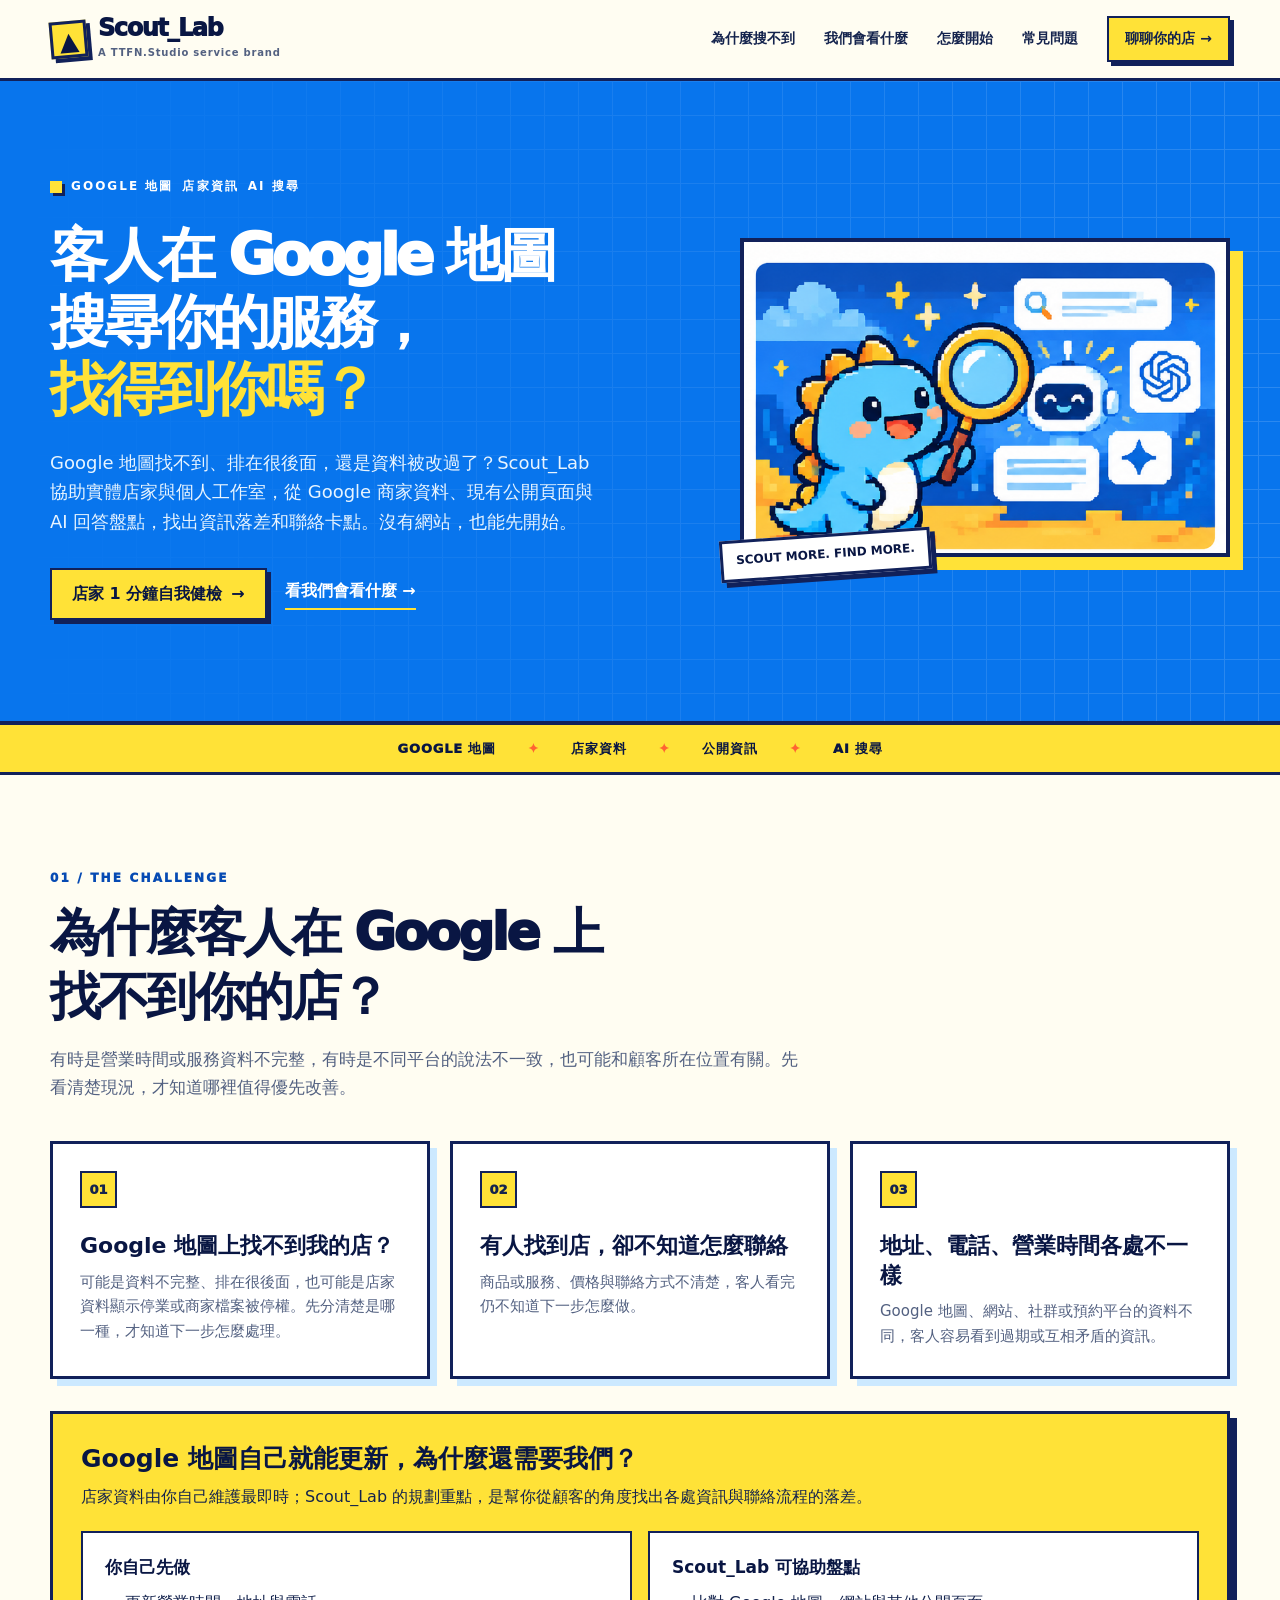
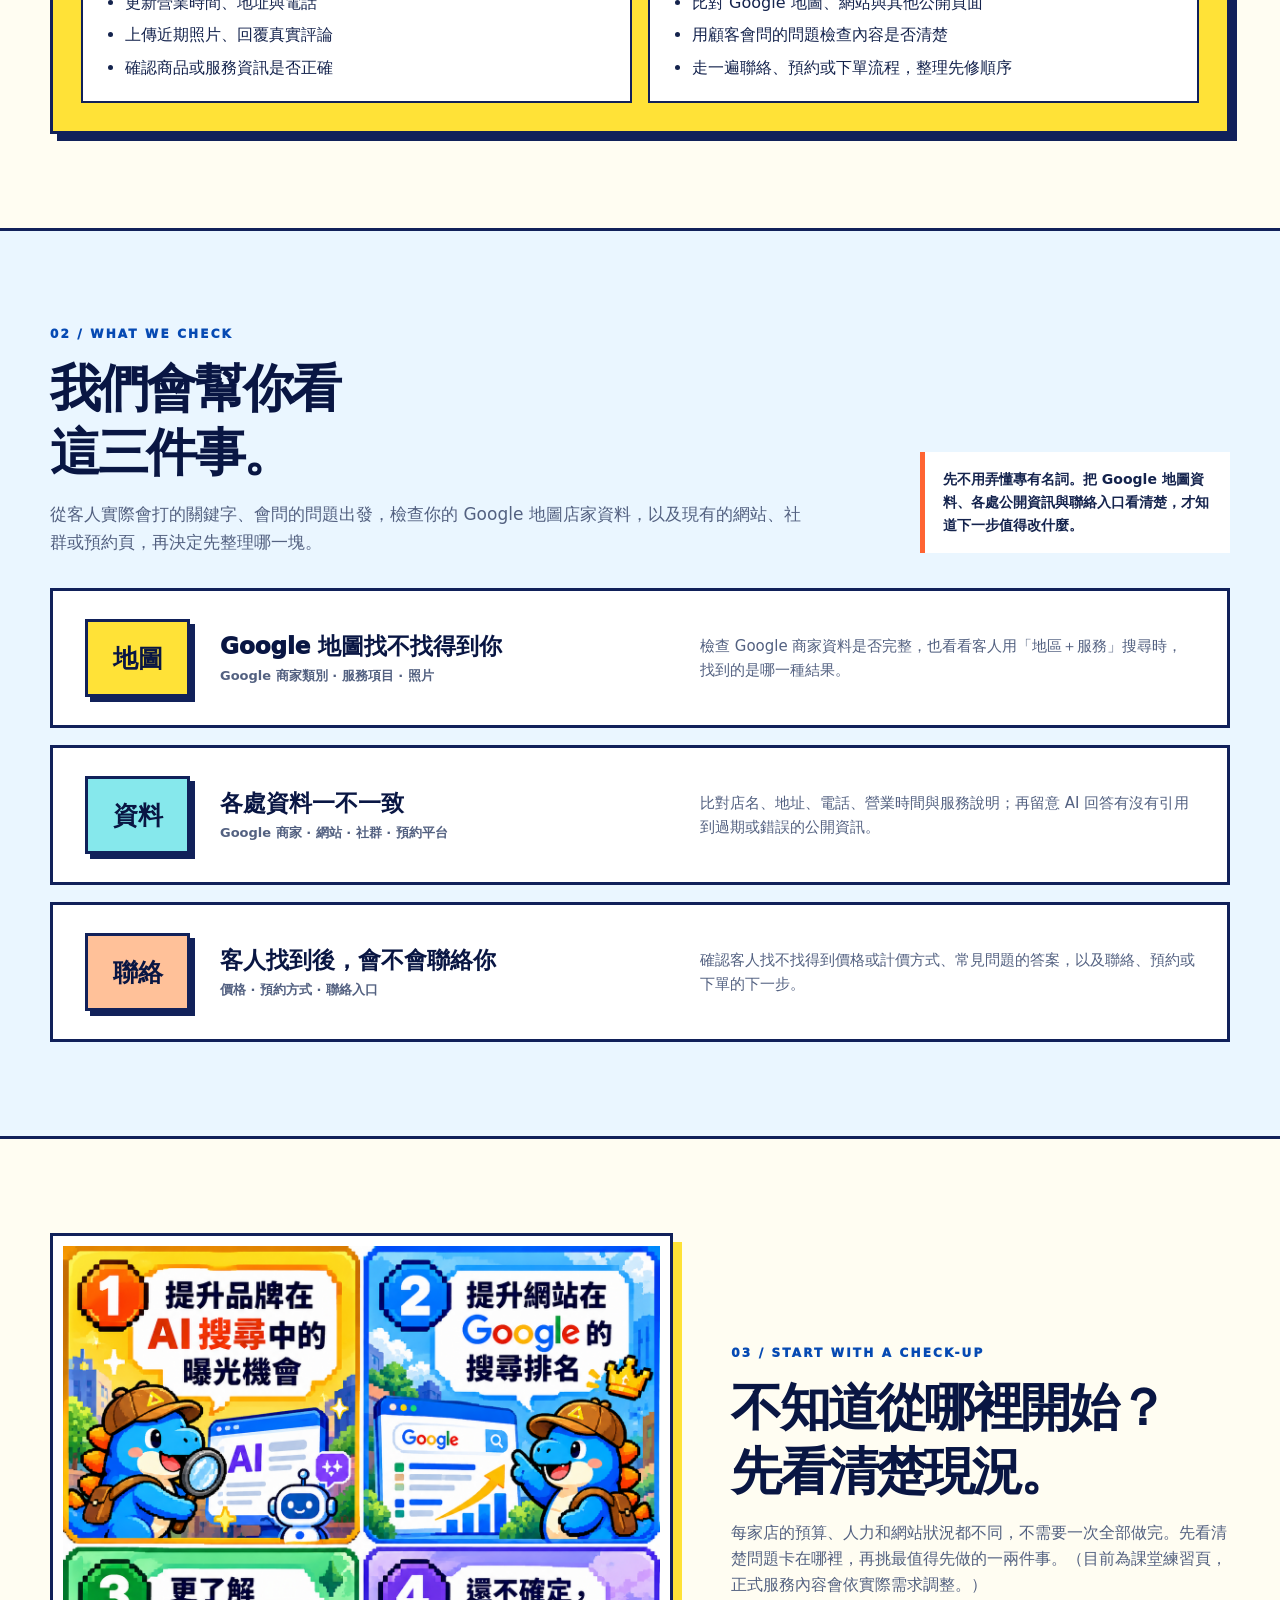
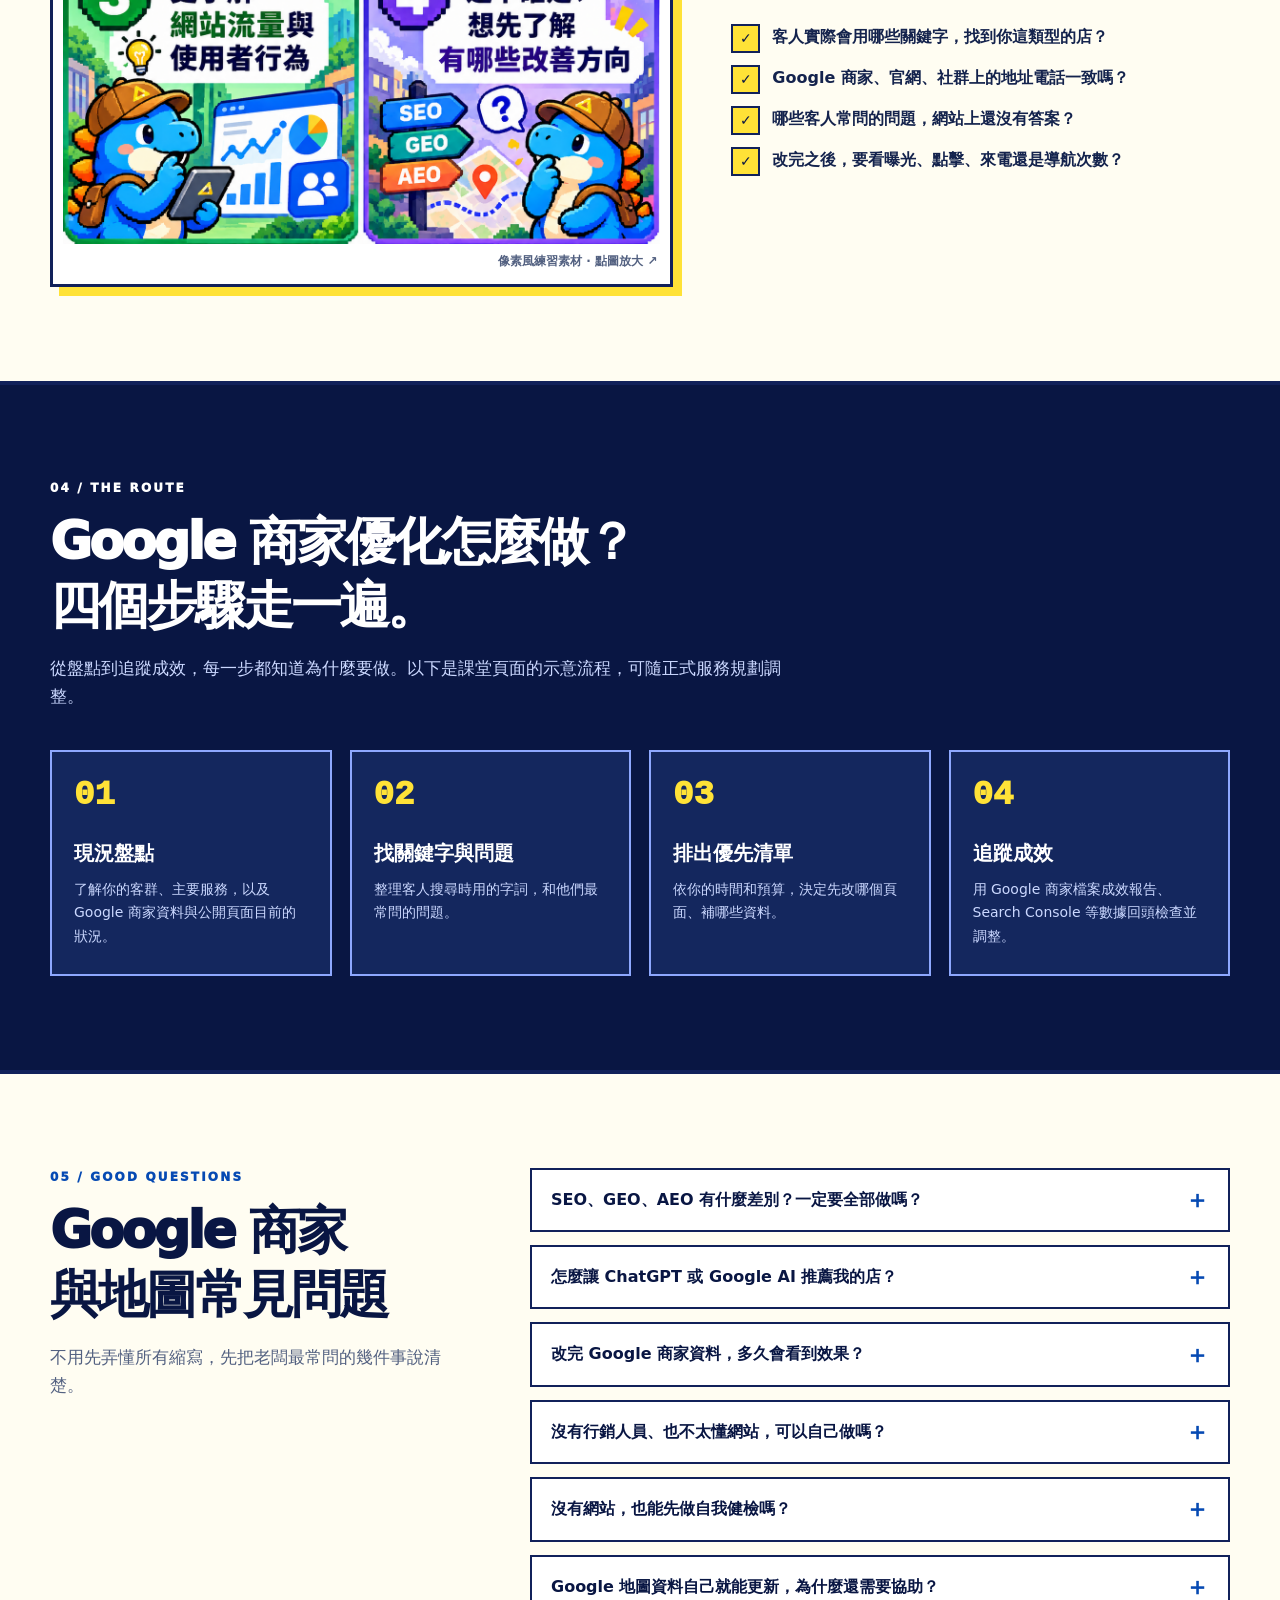
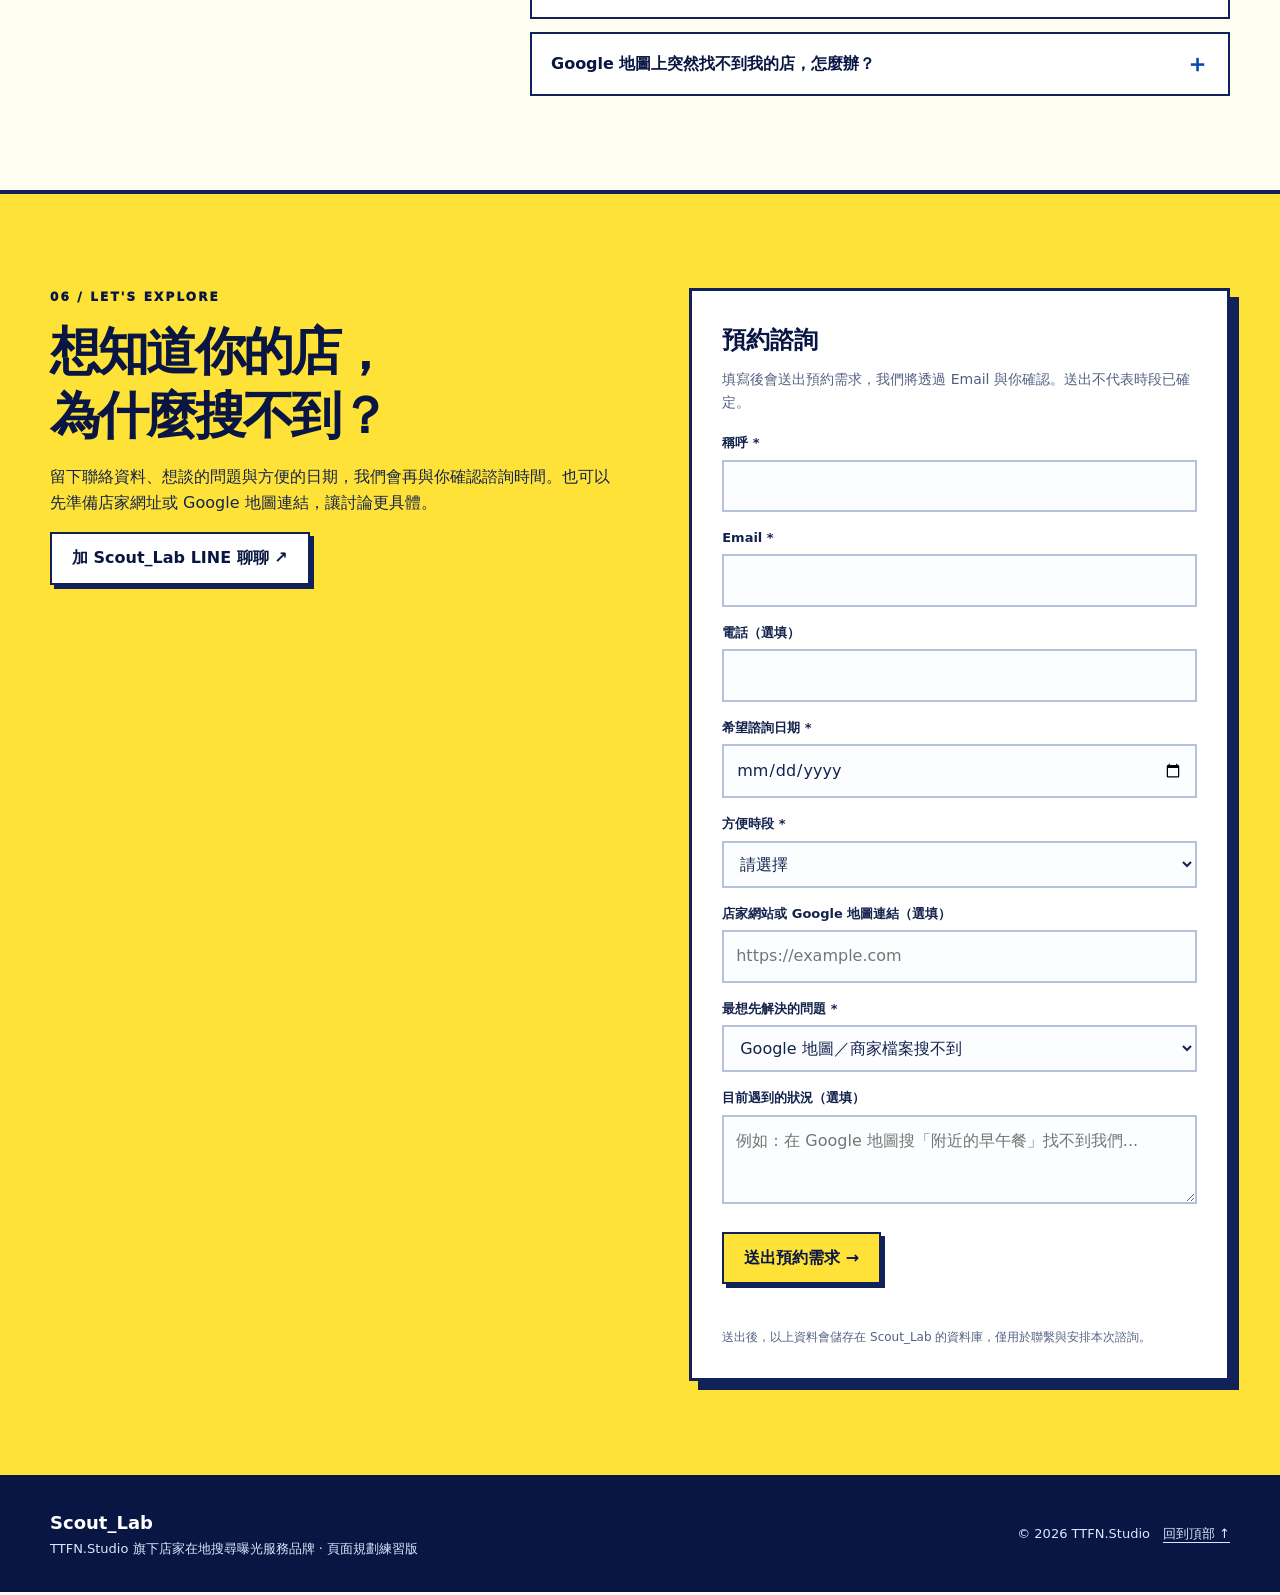
<file: index.html>
<!doctype html>
<html lang="zh-Hant">
<head>
  <meta charset="utf-8">
  <meta name="viewport" content="width=device-width, initial-scale=1">
  <meta name="description" content="Google 地圖找不到你的店，或排在很後面？Scout_Lab 協助實體店家與個人工作室檢查 Google 商家資料、網站與其他公開資訊，找出資料落差和聯絡卡點，整理優先修改清單；沒有網站也能先開始。">
  <meta name="theme-color" content="#0875ed">
  <title>Scout_Lab｜Google 商家優化與地圖曝光健檢・實體店家與個人工作室</title>
  <style>
    :root {
      --blue:#0875ed; --blue-deep:#064ab3; --navy:#091643; --yellow:#ffe237;
      --orange:#ff6432; --cream:#fffdf2; --sky:#eaf6ff; --line:#11215a;
      --ink:#14234d; --muted:#536181; --white:#fff;
    }
    * { box-sizing:border-box; }
    html { scroll-behavior:smooth; }
    body { margin:0; background:var(--cream); color:var(--ink); font-family:"Noto Sans TC","Microsoft JhengHei",system-ui,sans-serif; line-height:1.65; }
    img { max-width:100%; display:block; }
    a { color:inherit; text-decoration:none; }
    button, select, textarea, input { font:inherit; }
    button, a { -webkit-tap-highlight-color:transparent; }
    :focus-visible { outline:3px solid var(--orange); outline-offset:4px; }
    .skip-link { position:absolute; top:-80px; left:16px; z-index:30; padding:10px 16px; background:var(--yellow); color:var(--navy); font-weight:900; }
    .skip-link:focus { top:10px; }
    .wrap { width:min(1180px, calc(100% - 40px)); margin-inline:auto; }
    .pixel-shadow { box-shadow:7px 7px 0 var(--line); }
    .site-header { position:sticky; top:0; z-index:20; background:rgba(255,253,242,.96); border-bottom:3px solid var(--line); backdrop-filter:blur(12px); }
    .header-inner { min-height:78px; display:flex; align-items:center; justify-content:space-between; gap:22px; }
    .brand { display:inline-flex; gap:11px; align-items:center; min-width:0; }
    .brand-mark { width:37px; height:37px; display:grid; place-items:center; background:var(--yellow); border:3px solid var(--line); box-shadow:4px 4px 0 var(--line); color:var(--navy); font-size:23px; font-weight:1000; transform:rotate(-5deg); }
    .brand-name { display:block; color:var(--navy); font-size:24px; font-weight:1000; line-height:1; letter-spacing:-.06em; }
    .brand-parent { display:block; margin-top:5px; color:var(--muted); font-size:10px; font-weight:800; letter-spacing:.08em; }
    .nav { display:flex; align-items:center; gap:29px; font-size:14px; font-weight:800; }
    .nav a:not(.nav-cta):hover { color:var(--blue-deep); }
    .nav-cta { background:var(--yellow); border:2px solid var(--line); padding:9px 16px; box-shadow:4px 4px 0 var(--line); white-space:nowrap; }
    @media (hover:hover) { .nav-cta:hover, .button:hover { transform:translate(-2px,-2px); box-shadow:6px 6px 0 var(--line); } }
    .menu-button { display:none; border:2px solid var(--line); background:var(--yellow); color:var(--navy); width:44px; height:44px; font-size:24px; font-weight:900; }
    .hero { overflow:hidden; background:var(--blue); color:white; border-bottom:4px solid var(--line); position:relative; }
    .hero:before { content:""; position:absolute; inset:0; opacity:.14; background-image:linear-gradient(#fff 1px,transparent 1px),linear-gradient(90deg,#fff 1px,transparent 1px); background-size:34px 34px; mask-image:linear-gradient(90deg, transparent, black); }
    .hero-grid { position:relative; display:grid; grid-template-columns:1.03fr .97fr; gap:56px; align-items:center; padding-block:76px 83px; min-height:640px; }
    .eyebrow { display:inline-flex; align-items:center; flex-wrap:wrap; gap:6px 9px; font-size:12px; font-weight:900; letter-spacing:.17em; text-transform:uppercase; }
    .eyebrow:before { content:""; flex:0 0 12px; width:12px; height:12px; background:var(--yellow); box-shadow:3px 3px 0 var(--line); }
    .eyebrow span { white-space:nowrap; }
    .hero h1 { max-width:650px; font-size:clamp(42px,4.5vw,60px); line-height:1.16; letter-spacing:-.07em; margin:22px 0 24px; font-weight:1000; text-wrap:balance; }
    .hero h1 em { color:var(--yellow); font-style:normal; white-space:nowrap; }
    .hero-lead { max-width:560px; color:#e7f4ff; font-size:18px; margin:0 0 31px; }
    .hero-actions { display:flex; flex-wrap:wrap; align-items:center; gap:18px; }
    .button { display:inline-flex; align-items:center; justify-content:center; gap:9px; min-height:49px; padding:11px 20px; border:2px solid var(--line); background:var(--yellow); color:var(--navy); box-shadow:4px 4px 0 var(--line); font-weight:900; cursor:pointer; transition:transform .18s,box-shadow .18s; }
    .button-white { background:white; }
    .text-link { color:white; font-weight:850; border-bottom:2px solid var(--yellow); padding-bottom:3px; }
    .hero-art { position:relative; width:100%; max-width:490px; justify-self:end; }
    .hero-art-window { width:100%; aspect-ratio:1555/1011; overflow:hidden; border:4px solid var(--line); background:var(--navy); box-shadow:13px 13px 0 var(--yellow); }
    .hero-art-window img { width:200%; max-width:none; height:auto; }
    .art-note { position:absolute; bottom:-19px; left:-20px; background:white; color:var(--navy); border:3px solid var(--line); padding:8px 13px; font-size:12px; font-weight:900; box-shadow:5px 5px 0 var(--line); transform:rotate(-4deg); }
    .ticker { background:var(--yellow); border-bottom:3px solid var(--line); overflow:hidden; }
    .ticker-line { display:flex; justify-content:center; flex-wrap:wrap; gap:14px 32px; padding:13px 20px; font-size:13px; font-weight:950; color:var(--navy); letter-spacing:.06em; }
    .ticker-line span:not(:last-child):after { content:"✦"; margin-left:32px; color:var(--orange); }
    .section { padding-block:94px; }
    .section-head { max-width:760px; margin-bottom:40px; }
    .kicker { display:block; color:var(--blue-deep); font-size:12px; font-weight:1000; letter-spacing:.18em; text-transform:uppercase; }
    .section h2 { margin:12px 0 16px; color:var(--navy); font-size:clamp(32px,4vw,51px); letter-spacing:-.055em; line-height:1.25; font-weight:1000; text-wrap:balance; }
    .section-head p { color:var(--muted); font-size:17px; margin:0; }
    .challenge-grid { display:grid; grid-template-columns:repeat(3,1fr); gap:20px; }
    .challenge-card { padding:27px; background:white; border:3px solid var(--line); box-shadow:7px 7px 0 #cce9ff; }
    .card-number { display:inline-grid; place-items:center; width:37px; height:37px; background:var(--yellow); border:2px solid var(--line); font-size:13px; font-weight:1000; }
    .challenge-card h3 { font-size:22px; line-height:1.35; margin:23px 0 9px; color:var(--navy); }
    .challenge-card p { color:var(--muted); margin:0; font-size:15px; }
    .difference-note { margin-top:32px; padding:28px; background:var(--yellow); border:3px solid var(--line); box-shadow:7px 7px 0 var(--line); }
    .difference-note h3 { margin:0 0 9px; color:var(--navy); font-size:25px; line-height:1.35; text-wrap:balance; }
    .difference-note > p { margin:0 0 20px; max-width:940px; font-size:16px; }
    .difference-grid { display:grid; grid-template-columns:1fr 1fr; gap:16px; }
    .difference-card { padding:20px 22px; background:white; border:2px solid var(--line); }
    .difference-card h4 { margin:0 0 9px; color:var(--navy); font-size:17px; }
    .difference-card ul { margin:0; padding-left:20px; }
    .difference-card li + li { margin-top:6px; }
    .blue-panel { background:var(--sky); border-block:3px solid var(--line); }
    .service-intro { display:flex; align-items:end; justify-content:space-between; gap:30px; }
    .service-intro .section-head { margin-bottom:32px; }
    .service-intro aside { margin-bottom:35px; max-width:310px; padding:16px 18px; border-left:5px solid var(--orange); background:white; font-size:14px; font-weight:700; color:var(--ink); }
    .service-list { display:grid; gap:17px; }
    .service-row { display:grid; grid-template-columns:105px 1fr 1.1fr; align-items:center; gap:30px; padding:28px 32px; background:white; border:3px solid var(--line); }
    .service-code { display:grid; place-items:center; min-height:78px; border:3px solid var(--line); background:var(--yellow); color:var(--navy); font:1000 25px/1 "Noto Sans TC","Microsoft JhengHei",system-ui,sans-serif; box-shadow:5px 5px 0 var(--line); }
    .service-row:nth-child(2) .service-code { background:#86e8ec; }
    .service-row:nth-child(3) .service-code { background:#ffc199; }
    .service-title { font-size:23px; line-height:1.25; color:var(--navy); margin:0; font-weight:950; }
    .service-title small { display:block; margin-top:7px; color:var(--muted); font-size:13px; font-weight:750; }
    .service-row p { margin:0; color:var(--muted); font-size:15px; }
    .visual-section { display:grid; grid-template-columns:1fr .8fr; gap:58px; align-items:center; }
    .visual-frame { margin:0; border:3px solid var(--line); background:white; padding:10px; box-shadow:9px 9px 0 var(--yellow); }
    .visual-frame a { display:block; cursor:zoom-in; }
    .visual-frame img { width:100%; height:auto; }
    .visual-frame figcaption { padding:8px 3px 2px; color:var(--muted); font-size:12px; font-weight:800; text-align:right; }
    .visual-copy p { color:var(--muted); font-size:16px; }
    .visual-copy ul { list-style:none; padding:0; margin:25px 0 0; display:grid; gap:12px; }
    .visual-copy li { display:flex; gap:12px; align-items:start; font-weight:750; }
    .visual-copy li:before { content:"✓"; display:grid; place-items:center; flex:0 0 25px; height:25px; color:var(--navy); background:var(--yellow); border:2px solid var(--line); font-size:14px; }
    .route { background:var(--navy); color:white; border-block:4px solid var(--line); }
    .route .section h2, .route .kicker { color:white; }
    .route .section-head p { color:#cbd8ff; }
    .route-grid { display:grid; grid-template-columns:repeat(4,1fr); gap:18px; }
    .route-step { border:2px solid #8ea8ff; padding:26px 22px; background:#14275e; }
    .route-step b { color:var(--yellow); font:1000 34px/1 ui-monospace,"Cascadia Mono",monospace; }
    .route-step h3 { margin:25px 0 8px; color:white; font-size:20px; }
    .route-step p { margin:0; color:#cbd8ff; font-size:14px; }
    .faq-grid { display:grid; grid-template-columns:.75fr 1.25fr; gap:60px; }
    .faq-grid .section-head { margin:0; }
    .faq-items { display:grid; gap:13px; }
    .faq-items details { border:2px solid var(--line); background:white; padding:0 19px; }
    .faq-items summary { display:flex; justify-content:space-between; align-items:center; gap:18px; cursor:pointer; list-style:none; padding:17px 0; font-weight:900; color:var(--navy); }
    .faq-items summary::-webkit-details-marker { display:none; }
    .faq-items summary:after { content:"＋"; color:var(--blue-deep); font-size:24px; line-height:1; }
    .faq-items details[open] summary:after { content:"−"; }
    .faq-items p { margin:0 0 20px; color:var(--muted); font-size:15px; }
    .faq-items p a { color:var(--blue-deep); text-decoration:underline; text-underline-offset:3px; font-weight:800; }
    .contact { background:var(--yellow); border-top:4px solid var(--line); }
    .contact-grid { display:grid; grid-template-columns:1fr .95fr; gap:70px; align-items:start; }
    .contact .kicker { color:var(--navy); }
    .contact p { color:var(--ink); }
    .contact h2 { max-width:560px; }
    .contact-card { border:3px solid var(--line); background:white; padding:30px; box-shadow:9px 9px 0 var(--line); }
    .contact-card h3 { margin:0 0 7px; color:var(--navy); font-size:24px; }
    .contact-card p { margin:0 0 18px; color:var(--muted); font-size:14px; }
    .field { margin:15px 0; }
    .field label { display:block; margin-bottom:6px; color:var(--ink); font-size:13px; font-weight:850; }
    .field input, .field select, .field textarea { width:100%; padding:11px 12px; background:#fbfdff; border:2px solid #b6c2dd; border-radius:0; color:var(--ink); }
    .field textarea { resize:vertical; min-height:89px; }
    .form-actions { display:flex; flex-wrap:wrap; gap:13px; align-items:center; margin-top:20px; }
    .form-note { font-size:12px!important; margin:14px 0 0!important; }
    .form-status { min-height:20px; font-size:13px; font-weight:800; color:var(--blue-deep)!important; margin:10px 0 0!important; }
    .form-status.is-error { color:#a32121!important; }
    .site-footer { background:var(--navy); color:#dce6ff; padding:33px 0; }
    .mobile-line { display:none; }
    .mobile-line.is-hidden { display:none; }
    .footer-grid { display:flex; align-items:center; justify-content:space-between; gap:20px; font-size:13px; }
    .footer-grid strong { color:white; font-size:18px; }
    .footer-grid a { text-decoration:underline; text-underline-offset:4px; }
    @media(max-width:900px) {
      .hero-grid { gap:30px; min-height:auto; }
      .hero-art { max-width:380px; }
      .service-row { grid-template-columns:85px 1fr; gap:18px 26px; }
      .service-row p { grid-column:2; }
      .route-grid { grid-template-columns:repeat(2,1fr); }
      .visual-section { gap:35px; }
      .contact-grid { gap:32px; }
    }
    @media(max-width:700px) {
      .header-inner { min-height:69px; }
      .brand-name { font-size:21px; }
      .menu-button { display:block; }
      .nav { display:none; position:absolute; top:100%; left:0; right:0; background:var(--cream); border-bottom:3px solid var(--line); padding:18px 20px 23px; flex-direction:column; align-items:stretch; gap:0; }
      .nav.open { display:flex; }
      .nav a { padding:12px; }
      .nav-cta { text-align:center; margin-top:8px; }
      .hero-grid, .visual-section, .faq-grid, .contact-grid { grid-template-columns:1fr; }
      .hero-grid { padding-block:63px 73px; gap:50px; }
      .hero-art { justify-self:center; width:min(380px,88%); }
      .hero h1 { font-size:clamp(42px,10vw,62px); }
      .hero-lead { font-size:16px; }
      .section { padding-block:70px; }
      .challenge-grid { grid-template-columns:1fr; }
      .difference-grid { grid-template-columns:1fr; }
      .service-intro { display:block; }
      .service-intro aside { max-width:none; }
      .faq-grid { gap:25px; }
      .ticker-line { gap:5px 16px; }
      .ticker-line span:not(:last-child):after { margin-left:16px; }
      .footer-grid { flex-direction:column; align-items:start; }
      body { padding-bottom:calc(76px + env(safe-area-inset-bottom)); }
      .mobile-line { display:flex; justify-content:center; align-items:center; position:fixed; z-index:25; left:16px; right:16px; bottom:calc(10px + env(safe-area-inset-bottom)); min-height:52px; border:2px solid var(--line); background:white; color:var(--navy); box-shadow:4px 4px 0 var(--line); font-weight:900; }
    }
    @media(max-width:470px) {
      .wrap { width:calc(100% - 32px); max-width:1180px; }
      .hero h1 { font-size:42px; }
      .hero-art { width:88%; }
      .art-note { left:-12px; font-size:10px; }
      .service-row { grid-template-columns:1fr; padding:23px; }
      .service-code { width:91px; min-height:64px; }
      .service-row p { grid-column:auto; }
      .route-grid { grid-template-columns:1fr; }
      .contact-card { padding:23px; }
    }
    @media(prefers-reduced-motion:reduce) { html { scroll-behavior:auto; } .button { transition:none; } }
  </style>
  <script type="application/ld+json">
{
  "@context": "https://schema.org",
  "@type": "FAQPage",
  "mainEntity": [
    {
      "@type": "Question",
      "name": "SEO、GEO、AEO 有什麼差別？一定要全部做嗎？",
      "acceptedAnswer": {
        "@type": "Answer",
        "text": "SEO 協助 Google 理解你的店與服務，GEO 著重整理 AI 可能參考的公開資訊，AEO 把客人常問的問題寫成清楚答案。不需要一次全做，先檢查 Google 地圖上的店家資料和現有公開頁面。"
      }
    },
    {
      "@type": "Question",
      "name": "怎麼讓 ChatGPT 或 Google AI 推薦我的店？",
      "acceptedAnswer": {
        "@type": "Answer",
        "text": "沒有人能保證 AI 推薦。可以先檢查店名、地址、服務等公開資訊是否正確一致，修正過期來源，再觀察不同問題下 AI 實際怎麼描述你的店。"
      }
    },
    {
      "@type": "Question",
      "name": "改完 Google 商家資料，多久會看到效果？",
      "acceptedAnswer": {
        "@type": "Answer",
        "text": "沒有固定時間。先記錄目前的搜尋曝光、網站點擊、來電或路線等數字，完成資料與內容調整後持續比較；結果會因店家現況、競爭與顧客位置而不同。"
      }
    },
    {
      "@type": "Question",
      "name": "沒有行銷人員、也不太懂網站，可以自己做嗎？",
      "acceptedAnswer": {
        "@type": "Answer",
        "text": "可以。先自己更新營業時間、照片、服務資訊並回覆真實評論；若有網站，再把常見問題寫清楚。不必一次做完所有項目。"
      }
    },
    {
      "@type": "Question",
      "name": "沒有網站，也能先做自我健檢嗎？",
      "acceptedAnswer": {
        "@type": "Answer",
        "text": "可以。先檢查 Google 地圖上的店家資料、社群頁面、LINE 聯絡入口和其他公開資訊，再依實際需求判斷是否需要網站。"
      }
    },
    {
      "@type": "Question",
      "name": "Google 地圖資料自己就能更新，為什麼還需要協助？",
      "acceptedAnswer": {
        "@type": "Answer",
        "text": "營業時間、照片和評論回覆由店家自己維護最即時。Scout_Lab 可從顧客會用的搜尋問法出發，比對 Google 地圖、網站與其他公開頁面的資訊，找出不一致或聯絡不便的地方，再決定先改善什麼。"
      }
    },
    {
      "@type": "Question",
      "name": "Google 地圖上突然找不到我的店，怎麼辦？",
      "acceptedAnswer": {
        "@type": "Answer",
        "text": "先確認是特定搜尋詞排名較後、資料被標成停業，還是商家檔案被停權。若收到停權通知，Google 提醒同一商家不要另建新檔案，且申訴只能提交一次；請先核對商家名稱與地址一致的證明文件，再依官方流程提交。我們可以協助釐清是哪一種狀況。詳見 Google 官方申訴說明。"
      }
    }
  ]
}
  </script>
</head>
<body>
  <a class="skip-link" href="#main">跳到主要內容</a>
  <header class="site-header">
    <div class="wrap header-inner">
      <a class="brand" href="#top" aria-label="Scout_Lab 回到頁面頂部">
        <span class="brand-mark" aria-hidden="true">▲</span>
        <span><span class="brand-name">Scout_Lab</span><span class="brand-parent">A TTFN.Studio service brand</span></span>
      </a>
      <button class="menu-button" type="button" aria-label="開啟選單" aria-controls="primary-nav" aria-expanded="false">☰</button>
      <nav class="nav" id="primary-nav" aria-label="主要選單">
        <a href="#about">為什麼搜不到</a><a href="#services">我們會看什麼</a><a href="#method">怎麼開始</a><a href="#faq">常見問題</a><a class="nav-cta" href="#contact">聊聊你的店 →</a>
      </nav>
    </div>
  </header>
  <main id="main">
    <section class="hero" id="top" aria-labelledby="hero-title">
      <div class="wrap hero-grid">
        <div>
          <span class="eyebrow"><span>Google 地圖</span><span>店家資訊</span><span>AI 搜尋</span></span>
          <h1 id="hero-title">客人在 Google 地圖<br>搜尋你的服務，<br><em>找得到你嗎？</em></h1>
          <p class="hero-lead">Google 地圖找不到、排在很後面，還是資料被改過了？Scout_Lab 協助實體店家與個人工作室，從 Google 商家資料、現有公開頁面與 AI 回答盤點，找出資訊落差和聯絡卡點。沒有網站，也能先開始。</p>
          <div class="hero-actions"><a class="button" href="check/">店家 1 分鐘自我健檢 <span aria-hidden="true">→</span></a><a class="text-link" href="#services">看我們會看什麼 →</a></div>
        </div>
        <div class="hero-art">
          <div class="hero-art-window"><img src="scout-scenes.png" alt="Scout_Lab 像素風小恐龍拿著放大鏡探索搜尋與 AI 資訊" width="1555" height="1011"></div>
          <span class="art-note">SCOUT MORE. FIND MORE.</span>
        </div>
      </div>
    </section>
    <div class="ticker" aria-label="服務關鍵字"><div class="ticker-line"><span>GOOGLE 地圖</span><span>店家資料</span><span>公開資訊</span><span>AI 搜尋</span></div></div>
    <section class="section wrap" id="about" aria-labelledby="about-title">
      <div class="section-head"><span class="kicker">01 / The challenge</span><h2 id="about-title">為什麼客人在 Google 上<br>找不到你的店？</h2><p>有時是營業時間或服務資料不完整，有時是不同平台的說法不一致，也可能和顧客所在位置有關。先看清楚現況，才知道哪裡值得優先改善。</p></div>
      <div class="challenge-grid">
        <article class="challenge-card"><span class="card-number">01</span><h3>Google 地圖上找不到我的店？</h3><p>可能是資料不完整、排在很後面，也可能是店家資料顯示停業或商家檔案被停權。先分清楚是哪一種，才知道下一步怎麼處理。</p></article>
        <article class="challenge-card"><span class="card-number">02</span><h3>有人找到店，卻不知道怎麼聯絡</h3><p>商品或服務、價格與聯絡方式不清楚，客人看完仍不知道下一步怎麼做。</p></article>
        <article class="challenge-card"><span class="card-number">03</span><h3>地址、電話、營業時間各處不一樣</h3><p>Google 地圖、網站、社群或預約平台的資料不同，客人容易看到過期或互相矛盾的資訊。</p></article>
      </div>
      <div class="difference-note"><h3>Google 地圖自己就能更新，為什麼還需要我們？</h3><p>店家資料由你自己維護最即時；Scout_Lab 的規劃重點，是幫你從顧客的角度找出各處資訊與聯絡流程的落差。</p><div class="difference-grid"><div class="difference-card"><h4>你自己先做</h4><ul><li>更新營業時間、地址與電話</li><li>上傳近期照片、回覆真實評論</li><li>確認商品或服務資訊是否正確</li></ul></div><div class="difference-card"><h4>Scout_Lab 可協助盤點</h4><ul><li>比對 Google 地圖、網站與其他公開頁面</li><li>用顧客會問的問題檢查內容是否清楚</li><li>走一遍聯絡、預約或下單流程，整理先修順序</li></ul></div></div></div>
    </section>
    <section class="blue-panel" id="services" aria-labelledby="services-title">
      <div class="section wrap">
        <div class="service-intro"><div class="section-head"><span class="kicker">02 / What we check</span><h2 id="services-title">我們會幫你看<br>這三件事。</h2><p>從客人實際會打的關鍵字、會問的問題出發，檢查你的 Google 地圖店家資料，以及現有的網站、社群或預約頁，再決定先整理哪一塊。</p></div><aside>先不用弄懂專有名詞。把 Google 地圖資料、各處公開資訊與聯絡入口看清楚，才知道下一步值得改什麼。</aside></div>
        <div class="service-list">
          <article class="service-row"><div class="service-code">地圖</div><h3 class="service-title">Google 地圖找不找得到你<small>Google 商家類別 · 服務項目 · 照片</small></h3><p>檢查 Google 商家資料是否完整，也看看客人用「地區＋服務」搜尋時，找到的是哪一種結果。</p></article>
          <article class="service-row"><div class="service-code">資料</div><h3 class="service-title">各處資料一不一致<small>Google 商家 · 網站 · 社群 · 預約平台</small></h3><p>比對店名、地址、電話、營業時間與服務說明；再留意 AI 回答有沒有引用到過期或錯誤的公開資訊。</p></article>
          <article class="service-row"><div class="service-code">聯絡</div><h3 class="service-title">客人找到後，會不會聯絡你<small>價格 · 預約方式 · 聯絡入口</small></h3><p>確認客人找不找得到價格或計價方式、常見問題的答案，以及聯絡、預約或下單的下一步。</p></article>
        </div>
      </div>
    </section>
    <section class="section wrap visual-section" aria-labelledby="visual-title">
      <figure class="visual-frame"><a href="search-guide.png" target="_blank" rel="noopener noreferrer" aria-label="開啟 Scout_Lab 像素風四格指南大圖"><img src="search-guide.png" loading="lazy" alt="Scout_Lab 像素風四格練習素材，展示 Google 地圖、AI 搜尋與店家資訊整理方向" width="1254" height="1254"></a><figcaption>像素風練習素材 · 點圖放大 ↗</figcaption></figure>
      <div class="visual-copy"><span class="kicker">03 / Start with a check-up</span><h2 id="visual-title">不知道從哪裡開始？<br>先看清楚現況。</h2><p>每家店的預算、人力和網站狀況都不同，不需要一次全部做完。先看清楚問題卡在哪裡，再挑最值得先做的一兩件事。（目前為課堂練習頁，正式服務內容會依實際需求調整。）</p><ul><li>客人實際會用哪些關鍵字，找到你這類型的店？</li><li>Google 商家、官網、社群上的地址電話一致嗎？</li><li>哪些客人常問的問題，網站上還沒有答案？</li><li>改完之後，要看曝光、點擊、來電還是導航次數？</li></ul></div>
    </section>
    <section class="route" id="method" aria-labelledby="method-title"><div class="section wrap"><div class="section-head"><span class="kicker">04 / The route</span><h2 id="method-title">Google 商家優化怎麼做？<br>四個步驟走一遍。</h2><p>從盤點到追蹤成效，每一步都知道為什麼要做。以下是課堂頁面的示意流程，可隨正式服務規劃調整。</p></div><div class="route-grid"><article class="route-step"><b>01</b><h3>現況盤點</h3><p>了解你的客群、主要服務，以及 Google 商家資料與公開頁面目前的狀況。</p></article><article class="route-step"><b>02</b><h3>找關鍵字與問題</h3><p>整理客人搜尋時用的字詞，和他們最常問的問題。</p></article><article class="route-step"><b>03</b><h3>排出優先清單</h3><p>依你的時間和預算，決定先改哪個頁面、補哪些資料。</p></article><article class="route-step"><b>04</b><h3>追蹤成效</h3><p>用 Google 商家檔案成效報告、Search Console 等數據回頭檢查並調整。</p></article></div></div></section>
    <section class="section wrap faq-grid" id="faq" aria-labelledby="faq-title">
      <div class="section-head"><span class="kicker">05 / Good questions</span><h2 id="faq-title">Google 商家與地圖常見問題</h2><p>不用先弄懂所有縮寫，先把老闆最常問的幾件事說清楚。</p></div>
      <div class="faq-items">
        <details><summary>SEO、GEO、AEO 有什麼差別？一定要全部做嗎？</summary><p>SEO 協助 Google 理解你的店與服務，GEO 著重整理 AI 可能參考的公開資訊，AEO 把客人常問的問題寫成清楚答案。不需要一次全做，先檢查 Google 地圖上的店家資料和現有公開頁面。</p></details>
        <details><summary>怎麼讓 ChatGPT 或 Google AI 推薦我的店？</summary><p>沒有人能保證 AI 推薦。可以先檢查店名、地址、服務等公開資訊是否正確一致，修正過期來源，再觀察不同問題下 AI 實際怎麼描述你的店。</p></details>
        <details><summary>改完 Google 商家資料，多久會看到效果？</summary><p>沒有固定時間。先記錄目前的搜尋曝光、網站點擊、來電或路線等數字，完成資料與內容調整後持續比較；結果會因店家現況、競爭與顧客位置而不同。</p></details>
        <details><summary>沒有行銷人員、也不太懂網站，可以自己做嗎？</summary><p>可以。先自己更新營業時間、照片、服務資訊並回覆真實評論；若有網站，再把常見問題寫清楚。不必一次做完所有項目。</p></details>
        <details><summary>沒有網站，也能先做自我健檢嗎？</summary><p>可以。先檢查 Google 地圖上的店家資料、社群頁面、LINE 聯絡入口和其他公開資訊，再依實際需求判斷是否需要網站。</p></details>
        <details><summary>Google 地圖資料自己就能更新，為什麼還需要協助？</summary><p>營業時間、照片和評論回覆由店家自己維護最即時。Scout_Lab 可從顧客會用的搜尋問法出發，比對 Google 地圖、網站與其他公開頁面的資訊，找出不一致或聯絡不便的地方，再決定先改善什麼。</p></details>
        <details><summary>Google 地圖上突然找不到我的店，怎麼辦？</summary><p>先確認是特定搜尋詞排名較後、資料被標成停業，還是商家檔案被停權。若收到停權通知，Google 提醒同一商家不要另建新檔案，且申訴只能提交一次；請先核對商家名稱與地址一致的證明文件，再依官方流程提交。我們可以協助釐清是哪一種狀況。詳見 <a href="https://support.google.com/business/answer/4569145?hl=zh-Hant" target="_blank" rel="noopener noreferrer">Google 官方申訴說明</a>。</p></details>
      </div>
    </section>
    <section class="contact" id="contact" aria-labelledby="contact-title">
      <div class="section wrap contact-grid">
        <div><span class="kicker">06 / Let's explore</span><h2 id="contact-title">想知道你的店，<br>為什麼搜不到？</h2><p>留下聯絡資料、想談的問題與方便的日期，我們會再與你確認諮詢時間。也可以先準備店家網址或 Google 地圖連結，讓討論更具體。</p><a class="button button-white" href="https://line.me/R/ti/p/%40280atokq" target="_blank" rel="noopener noreferrer">加 Scout_Lab LINE 聊聊 ↗</a></div>
        <div class="contact-card">
          <h3>預約諮詢</h3><p>填寫後會送出預約需求，我們將透過 Email 與你確認。送出不代表時段已確定。</p>
          <form id="booking-form">
            <div class="field"><label for="customer-name">稱呼 *</label><input id="customer-name" name="customer_name" autocomplete="name" maxlength="100" required></div>
            <div class="field"><label for="email">Email *</label><input id="email" name="email" type="email" autocomplete="email" maxlength="254" required></div>
            <div class="field"><label for="phone">電話（選填）</label><input id="phone" name="phone" type="tel" autocomplete="tel" minlength="6" maxlength="30"></div>
            <div class="field"><label for="preferred-date">希望諮詢日期 *</label><input id="preferred-date" name="preferred_date" type="date" required></div>
            <div class="field"><label for="preferred-time-slot">方便時段 *</label><select id="preferred-time-slot" name="preferred_time_slot" required><option value="">請選擇</option><option value="上午">上午</option><option value="下午">下午</option><option value="晚上">晚上</option></select></div>
            <div class="field"><label for="shop-url">店家網站或 Google 地圖連結（選填）</label><input id="shop-url" name="shop_url" type="url" inputmode="url" maxlength="500" placeholder="https://example.com"></div>
            <div class="field"><label for="focus">最想先解決的問題 *</label><select id="focus" name="focus" required><option value="Google 地圖／商家檔案搜不到">Google 地圖／商家檔案搜不到</option><option value="ChatGPT、AI 搜尋裡的店家資訊">ChatGPT、AI 搜尋裡的店家資訊</option><option value="網站沒人詢問，內容不知道怎麼寫">網站沒人詢問，內容不知道怎麼寫</option><option value="還不確定，想先聊聊現況">還不確定，想先聊聊現況</option></select></div>
            <div class="field"><label for="challenge">目前遇到的狀況（選填）</label><textarea id="challenge" name="challenge" maxlength="2000" placeholder="例如：在 Google 地圖搜「附近的早午餐」找不到我們..."></textarea></div>
            <div class="form-actions"><button class="button" type="submit">送出預約需求 →</button></div><p class="form-status" id="booking-status" role="status" aria-live="polite"></p><p class="form-note">送出後，以上資料會儲存在 Scout_Lab 的資料庫，僅用於聯繫與安排本次諮詢。</p>
          </form>
        </div>
      </div>
    </section>
  </main>
  <footer class="site-footer"><div class="wrap footer-grid"><div><strong>Scout_Lab</strong><br>TTFN.Studio 旗下店家在地搜尋曝光服務品牌 · 頁面規劃練習版</div><div>© <span id="year">2026</span> TTFN.Studio　<a href="#top">回到頂部 ↑</a></div></div></footer>
  <a class="mobile-line" href="https://line.me/R/ti/p/%40280atokq" target="_blank" rel="noopener noreferrer">加 Scout_Lab LINE 聊聊 ↗</a>
  <script>
    const menuButton = document.querySelector('.menu-button');
    const nav = document.querySelector('.nav');
    const mobileLine = document.querySelector('.mobile-line');
    if ('IntersectionObserver' in window) {
      new IntersectionObserver(([entry]) => {
        mobileLine.classList.toggle('is-hidden', entry.isIntersecting);
      }).observe(document.querySelector('.contact .button-white'));
    }
    menuButton.addEventListener('click', () => {
      const open = nav.classList.toggle('open');
      menuButton.setAttribute('aria-expanded', String(open));
      menuButton.setAttribute('aria-label', open ? '關閉選單' : '開啟選單');
    });
    nav.querySelectorAll('a').forEach(link => link.addEventListener('click', () => {
      nav.classList.remove('open');
      menuButton.setAttribute('aria-expanded', 'false');
      menuButton.setAttribute('aria-label', '開啟選單');
    }));
    document.getElementById('year').textContent = new Date().getFullYear();
    const bookingForm = document.getElementById('booking-form');
    const bookingDate = document.getElementById('preferred-date');
    const bookingStatus = document.getElementById('booking-status');
    const bookingButton = bookingForm.querySelector('button[type="submit"]');
    const supabaseUrl = 'https://rbljfnakfqfcsirsyrjg.supabase.co';
    const supabasePublishableKey = 'sb_publishable_gPWexuD2fDA0mAu8qJI4jg_hpMdqzgt';
    const today = new Date();
    bookingDate.min = `${today.getFullYear()}-${String(today.getMonth() + 1).padStart(2, '0')}-${String(today.getDate()).padStart(2, '0')}`;
    bookingForm.addEventListener('submit', async event => {
      event.preventDefault();
      const currentDate = new Date();
      bookingDate.min = `${currentDate.getFullYear()}-${String(currentDate.getMonth() + 1).padStart(2, '0')}-${String(currentDate.getDate()).padStart(2, '0')}`;
      if (!bookingForm.reportValidity()) return;
      const formData = new FormData(bookingForm);
      if (!formData.get('customer_name').trim()) {
        document.getElementById('customer-name').setCustomValidity('請填寫稱呼。');
        document.getElementById('customer-name').reportValidity();
        return;
      }
      const booking = {
        customer_name: formData.get('customer_name').trim(),
        email: formData.get('email').trim(),
        phone: formData.get('phone').trim() || null,
        preferred_date: formData.get('preferred_date'),
        preferred_time_slot: formData.get('preferred_time_slot'),
        shop_url: formData.get('shop_url').trim() || null,
        focus: formData.get('focus'),
        challenge: formData.get('challenge').trim() || null
      };
      bookingButton.disabled = true;
      bookingButton.textContent = '送出中…';
      bookingStatus.classList.remove('is-error');
      bookingStatus.textContent = '正在送出預約需求…';
      try {
        const response = await fetch(`${supabaseUrl}/rest/v1/consultation_bookings`, {
          method: 'POST',
          headers: {
            apikey: supabasePublishableKey,
            'Content-Type': 'application/json',
            Prefer: 'return=minimal'
          },
          body: JSON.stringify(booking)
        });
        if (!response.ok) throw new Error(`Booking request failed: ${response.status}`);
        bookingForm.reset();
        bookingStatus.textContent = '已收到你的預約需求，我們會透過 Email 與你確認時間。';
      } catch {
        bookingStatus.classList.add('is-error');
        bookingStatus.textContent = '送出失敗，請稍後再試，或透過 LINE 聯絡我們。';
      } finally {
        bookingButton.disabled = false;
        bookingButton.textContent = '送出預約需求 →';
      }
    });
    document.getElementById('customer-name').addEventListener('input', event => event.target.setCustomValidity(''));
  </script>
</body>
</html>
</file>
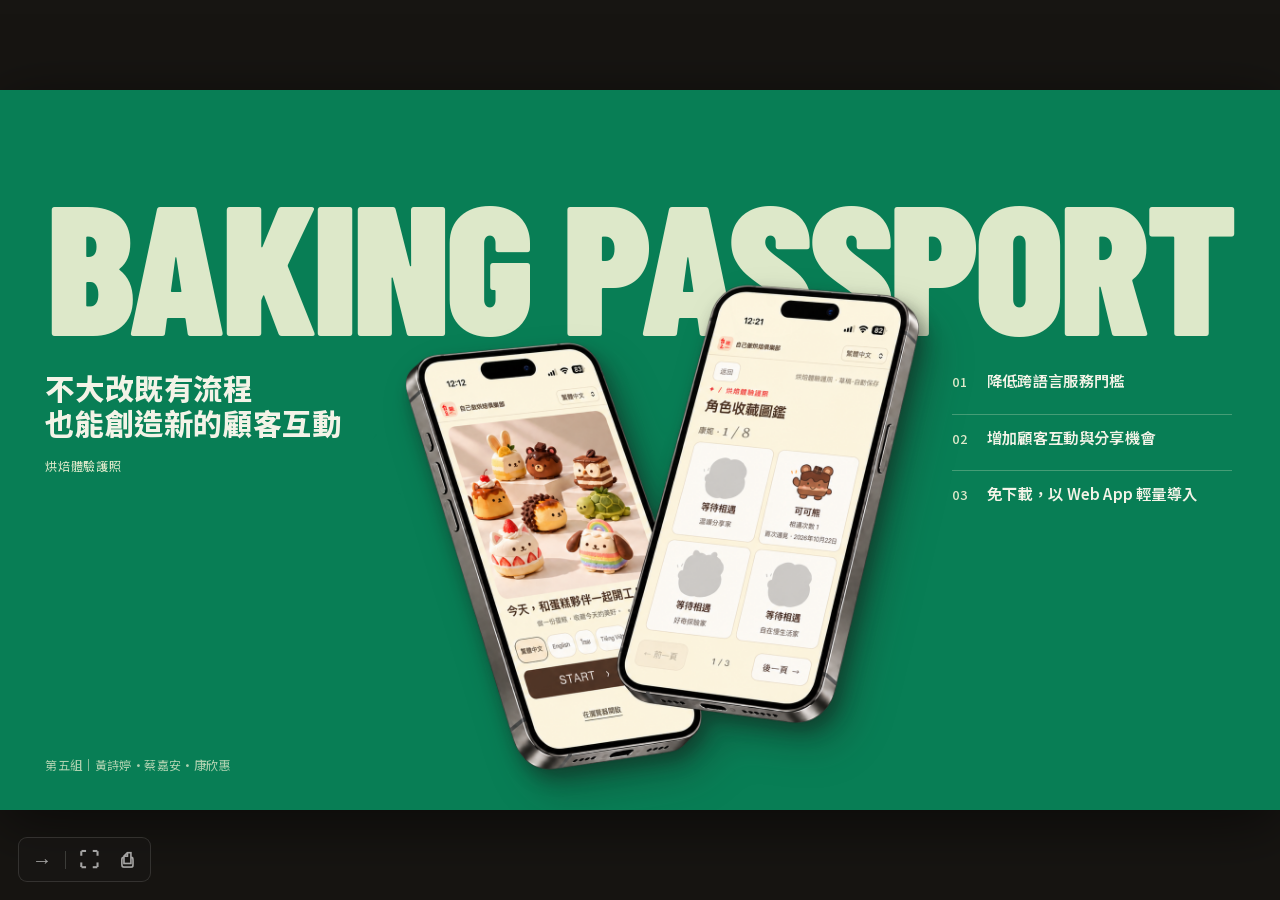
<file: baking-passport-slides/index.html>
<!doctype html>
<html lang="zh-Hant">
  <head>
    <meta charset="UTF-8" />
    <meta name="viewport" content="width=device-width, initial-scale=1" />
    <meta name="theme-color" content="#075638" />
    <title>烘焙體驗護照｜企業專題簡報</title>
    <link rel="stylesheet" href="./styles.css?v=p3-dual-demo" />
    <script defer src="./app.js?v=p3-dual-demo"></script>
  </head>
  <body>
    <main id="stage" class="stage" aria-label="烘焙體驗護照簡報">
      <div id="deck" class="deck">
        <section class="slide slide-cover is-active" aria-label="第 1 頁：提案封面">
          <div class="cover-words" aria-hidden="true">
            <span class="cover-word">BAKING PASSPORT</span>
          </div>
          <img class="cover-phones" src="./assets/cover-phones-updated.png" alt="交錯排列的兩支手機，左側展示烘焙俱樂部首頁與蛋糕角色，右側展示角色收藏圖鑑" />
          <p class="cover-tagline">不大改既有流程<br />也能創造新的顧客互動</p>
          <div class="cover-benefits">
            <ol>
              <li><span class="cover-benefit-number">01</span><span>降低跨語言服務門檻</span></li>
              <li><span class="cover-benefit-number">02</span><span>增加顧客互動與分享機會</span></li>
              <li><span class="cover-benefit-number">03</span><span>免下載，以 Web App 輕量導入</span></li>
            </ol>
          </div>
          <h1 class="cover-title">烘焙體驗護照</h1>
          <p class="cover-credit">第五組｜黃詩婷・蔡嘉安・康欣惠</p>
        </section>

        <section class="slide slide-journey" aria-label="第 2 頁：顧客旅程與互動設計">
          <div class="journey-kicker">顧客旅程與互動設計</div>
          <button id="journey-qr-open" class="journey-qr-open" type="button" aria-haspopup="dialog" aria-controls="journey-qr-overlay">
            <svg viewBox="0 0 28 28" aria-hidden="true"><path d="M3 3h8v8H3zM17 3h8v8h-8zM3 17h8v8H3zM18 17h3v3h-3zM23 17h2v3h-2zM17 23h3v2h-3zM23 22h2v3h-2z" fill="none" stroke="currentColor" stroke-width="2"/><path d="M6 6h2v2H6zM20 6h2v2h-2zM6 20h2v2H6z" fill="currentColor"/></svg>
            <span>掃碼體驗</span>
          </button>
          <h2 class="journey-title">如何在原有的顧客旅程中，<br />創造新的互動接觸點？</h2>
          <p class="journey-summary">從進店到成品完成，讓互動自然融入體驗</p>
          <div class="journey-legend" aria-label="圖例">
            <span class="journey-legend__route"><i aria-hidden="true"></i>原有旅程・六個節點</span>
            <span class="journey-legend__interaction"><i aria-hidden="true"></i><i aria-hidden="true"></i><i aria-hidden="true"></i>新增互動</span>
          </div>
          <div class="journey-washes" aria-hidden="true">
            <span class="journey-wash journey-wash--language"></span>
            <span class="journey-wash journey-wash--play"></span>
            <span class="journey-wash journey-wash--share"></span>
          </div>
          <svg class="journey-lines" viewBox="0 0 1920 1080" aria-hidden="true">
            <path class="journey-route" d="M 165 585 C 300 585 350 545 475 545 S 660 590 785 590 S 970 545 1095 545 S 1280 590 1405 590 S 1600 545 1715 545" />
            <path class="journey-link journey-link--language" d="M 165 613 V 733 M 475 573 V 733 M 785 618 V 733" />
            <path class="journey-link journey-link--play" d="M 1095 573 V 733 M 1405 618 V 733" />
            <path class="journey-link journey-link--share" d="M 1715 573 V 733" />
          </svg>

          <div class="journey-stop journey-stop--language" style="--x:165px;--y:585px"><span class="journey-stop__name">入店</span><span class="journey-stop__number">01</span></div>
          <div class="journey-stop journey-stop--language" style="--x:475px;--y:545px"><span class="journey-stop__name">挑選想做的甜點</span><span class="journey-stop__number">02</span></div>
          <div class="journey-stop journey-stop--language" style="--x:785px;--y:590px"><span class="journey-stop__name">櫃檯確認與結帳</span><span class="journey-stop__number">03</span></div>
          <div class="journey-stop journey-stop--play" style="--x:1095px;--y:545px"><span class="journey-stop__name">DIY 製作</span><span class="journey-stop__number">04</span></div>
          <div class="journey-stop journey-stop--play" style="--x:1405px;--y:590px"><span class="journey-stop__name">等待出爐</span><span class="journey-stop__number">05</span></div>
          <div class="journey-stop journey-stop--share" style="--x:1715px;--y:545px"><span class="journey-stop__name">成品完成</span><span class="journey-stop__number">06</span></div>

          <div class="journey-groups" role="group" aria-label="三類新增互動與對應節點">
            <article class="journey-group journey-group--language">
              <div class="journey-group__heading"><span>01–03</span><h3>跨語言服務輔助</h3></div>
              <p>掃碼開啟、多語言菜單、雙語確認卡</p>
            </article>
            <article class="journey-group journey-group--play">
              <div class="journey-group__heading"><span>04–05</span><h3>趣味互動</h3></div>
              <p>製作前：開工紀念 Shot＋幸運抽籤<br />等待出爐時：趣味小測驗＋秘密拍照任務</p>
            </article>
            <article class="journey-group journey-group--share">
              <div class="journey-group__heading"><span>06</span><h3>收藏與分享</h3></div>
              <p>成品照、角色揭曉、<br />三格拍貼、收藏圖鑑</p>
            </article>
          </div>
          <div class="journey-support">
            <svg class="journey-support__icon" viewBox="0 0 28 34" fill="none" aria-hidden="true"><rect x="5" y="2" width="18" height="30" rx="3" stroke="currentColor" stroke-width="2.4"/><path d="M11 6h6M13 27h2" stroke="currentColor" stroke-width="2.4" stroke-linecap="round"/></svg>
            <span>以手機 Web App 增加互動，融入既有 DIY 體驗流程。</span>
          </div>
          <div id="journey-qr-overlay" class="journey-qr-overlay" hidden>
            <div class="journey-qr-dialog" role="dialog" aria-modal="true" aria-labelledby="journey-qr-title">
              <button id="journey-qr-close" class="journey-qr-close" type="button" aria-label="關閉 QR Code">×</button>
              <h3 id="journey-qr-title">掃碼開啟體驗</h3>
              <p>用手機掃描 QR Code，試玩烘焙體驗護照。</p>
              <img src="./assets/interaction_qr_code.jpg?v=cake-story-club-demo-1021" alt="烘焙體驗護照的 QR Code" />
            </div>
          </div>
        </section>

        <section class="slide slide-demo" aria-label="第 3 頁：操作 Demo 展示">
          <h2 class="demo-page-header">操作 DEMO <span aria-hidden="true">｜</span> 烘焙體驗護照</h2>
          <div class="demo-showcase">
            <div class="demo-display">
              <button class="demo-arrow demo-arrow--previous" type="button" data-demo-direction="-1" aria-label="上一支示範影片">←</button>
              <div class="demo-video-stack">
                <video class="demo-video is-selected" controls playsinline preload="metadata" poster="./assets/demo-poster.png" aria-label="完整體驗流程操作影片">
                  <source src="./assets/demo.mp4" type="video/mp4" />
                  您的瀏覽器不支援影片播放。
                </video>
                <video class="demo-video" controls playsinline preload="metadata" poster="./assets/flashcard-poster.png" aria-label="外語字卡示範影片" hidden>
                  <source src="./assets/Flashcard_Demo.mp4" type="video/mp4" />
                  您的瀏覽器不支援影片播放。
                </video>
              </div>
              <button class="demo-arrow demo-arrow--next" type="button" data-demo-direction="1" aria-label="下一支示範影片">→</button>
            </div>

            <div class="demo-details">
              <div class="demo-kicker">今天，和蛋糕夥伴一起開工！</div>
              <h3 id="demo-feature-title" class="demo-feature-title" aria-live="polite">完整體驗流程</h3>
              <p id="demo-feature-description" class="demo-feature-description">從掃碼、選擇語言、挑選甜點到完成個人化拍貼，展示烘焙體驗護照的操作流程。</p>
            </div>

            <div class="demo-operations">
              <div>
                <div class="demo-selector-label">選擇示範影片</div>
                <div class="demo-selectors" role="group" aria-label="示範影片切換">
                  <button class="demo-selector is-selected" type="button" data-demo-index="0" aria-pressed="true"><span class="demo-selector-number">01</span><span>完整體驗流程</span></button>
                  <button class="demo-selector" type="button" data-demo-index="1" aria-pressed="false"><span class="demo-selector-number">02</span><span>外語字卡示範</span></button>
                </div>
              </div>
              <button id="demo-fullscreen" class="demo-fullscreen" type="button">全螢幕播放 <span aria-hidden="true">↗</span></button>
            </div>
          </div>
        </section>

        <section class="slide slide-ending" aria-label="第 4 頁：企業價值">
          <div class="ending-kicker">企業價值｜烘焙體驗護照</div>
          <h2 class="ending-title">從 DIY 體驗，延伸更多品牌價值</h2>

          <div class="ending-values">
            <section class="ending-value">
              <div class="ending-value-label"><span class="ending-value-number">01</span><span>營運層面</span></div>
              <div class="ending-value-content">
                <h3>讓跨語言服務更容易</h3>
                <p>多語言資訊、跨語言協助與雙語確認卡，協助顧客理解甜點及服務內容，並與店員核對需求。</p>
              </div>
            </section>
            <section class="ending-value">
              <div class="ending-value-label"><span class="ending-value-number">02</span><span>品牌層面</span></div>
              <div class="ending-value-content">
                <h3>讓顧客的體驗，成為品牌被看見的機會</h3>
                <p>將 DIY 過程延伸為個人化拍貼與角色收藏，讓顧客有值得收藏、展示與分享的內容，並透過顧客的社群分享，觸及更多潛在消費者。</p>
              </div>
            </section>
            <section class="ending-value">
              <div class="ending-value-label"><span class="ending-value-number">03</span><span>導入方式</span></div>
              <div class="ending-value-content">
                <h3>從既有流程開始，輕量導入</h3>
                <p>掃描 QR Code 即可開啟手機 Web App，無須下載；沿用原有 DIY 教學設備與現場服務。</p>
              </div>
            </section>
          </div>

          <p class="ending-closing">讓不同語言的顧客都能輕鬆「<span>自己做</span>」，<br />也讓更多人有機會一起「<span>做伙做</span>」。</p>
          <img class="ending-photobooth" src="./assets/photobooth-result-2.png" alt="完整三格個人化拍貼成果，記錄開工、烘焙等待與成品完成" />
        </section>

        <section class="slide slide-thanks" aria-label="第 5 頁：致謝">
          <h2 class="thanks-word">
            <span class="thanks-hearts" aria-hidden="true">
              <svg viewBox="0 0 40 40"><path d="M20 34.5 6.5 21.8C2.6 18.2 2.8 12.7 6.2 9.4c3.7-3.7 9.7-3.6 13.8.9 4.1-4.5 10.1-4.6 13.8-.9 3.4 3.3 3.6 8.8-.3 12.4L20 34.5Z" /></svg>
              <svg viewBox="0 0 40 40"><path d="M20 34.5 6.5 21.8C2.6 18.2 2.8 12.7 6.2 9.4c3.7-3.7 9.7-3.6 13.8.9 4.1-4.5 10.1-4.6 13.8-.9 3.4 3.3 3.6 8.8-.3 12.4L20 34.5Z" /></svg>
            </span>
            <span class="thanks-text">THANK YOU</span>
            <span class="thanks-hearts" aria-hidden="true">
              <svg viewBox="0 0 40 40"><path d="M20 34.5 6.5 21.8C2.6 18.2 2.8 12.7 6.2 9.4c3.7-3.7 9.7-3.6 13.8.9 4.1-4.5 10.1-4.6 13.8-.9 3.4 3.3 3.6 8.8-.3 12.4L20 34.5Z" /></svg>
              <svg viewBox="0 0 40 40"><path d="M20 34.5 6.5 21.8C2.6 18.2 2.8 12.7 6.2 9.4c3.7-3.7 9.7-3.6 13.8.9 4.1-4.5 10.1-4.6 13.8-.9 3.4 3.3 3.6 8.8-.3 12.4L20 34.5Z" /></svg>
            </span>
          </h2>
        </section>
      </div>
    </main>

    <nav class="controls" aria-label="簡報控制">
      <button id="previous" type="button" title="上一頁（←）" aria-label="上一頁">←</button>
      <button id="next" type="button" title="下一頁（→）" aria-label="下一頁">→</button>
      <span class="control-divider" aria-hidden="true"></span>
      <button id="fullscreen" type="button" title="全螢幕（F）" aria-label="全螢幕">⛶</button>
      <button id="print" type="button" title="列印／輸出 PDF（P）" aria-label="列印或輸出 PDF">⎙</button>
    </nav>
  </body>
</html>
</file>
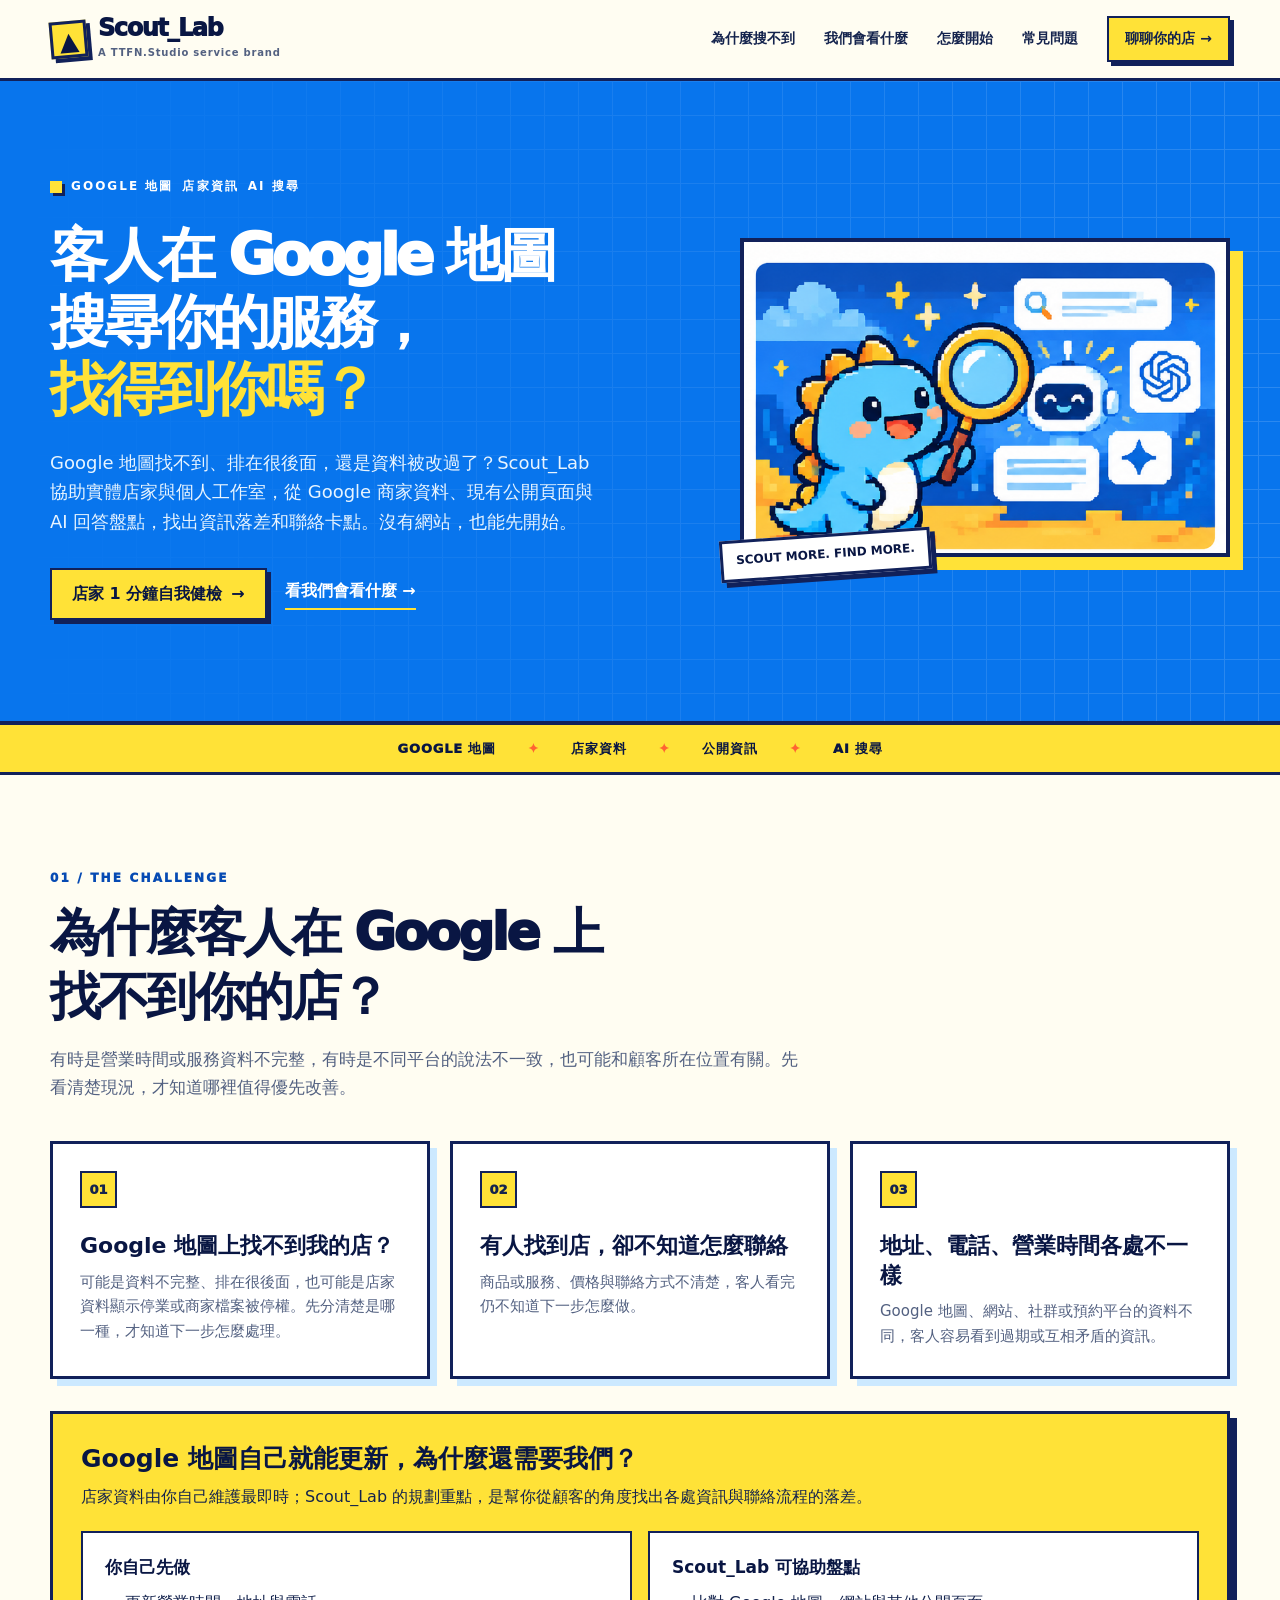
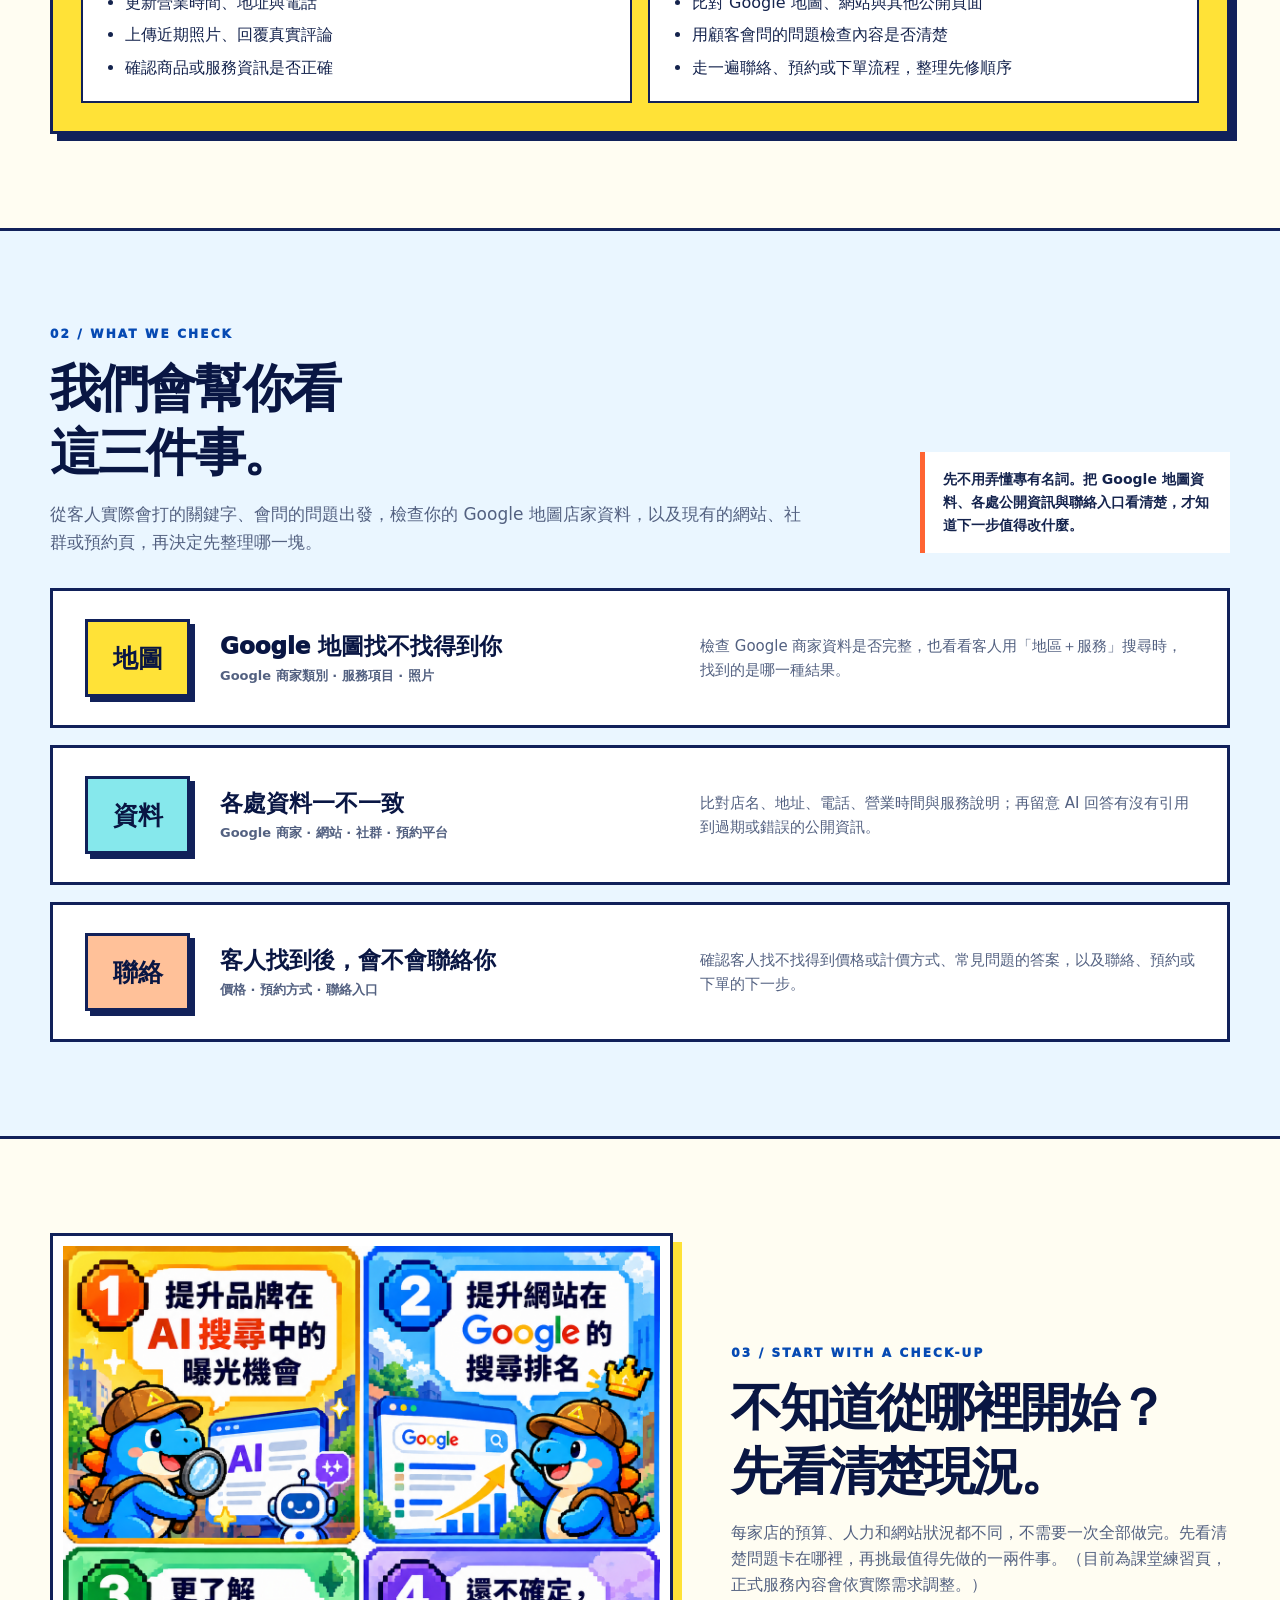
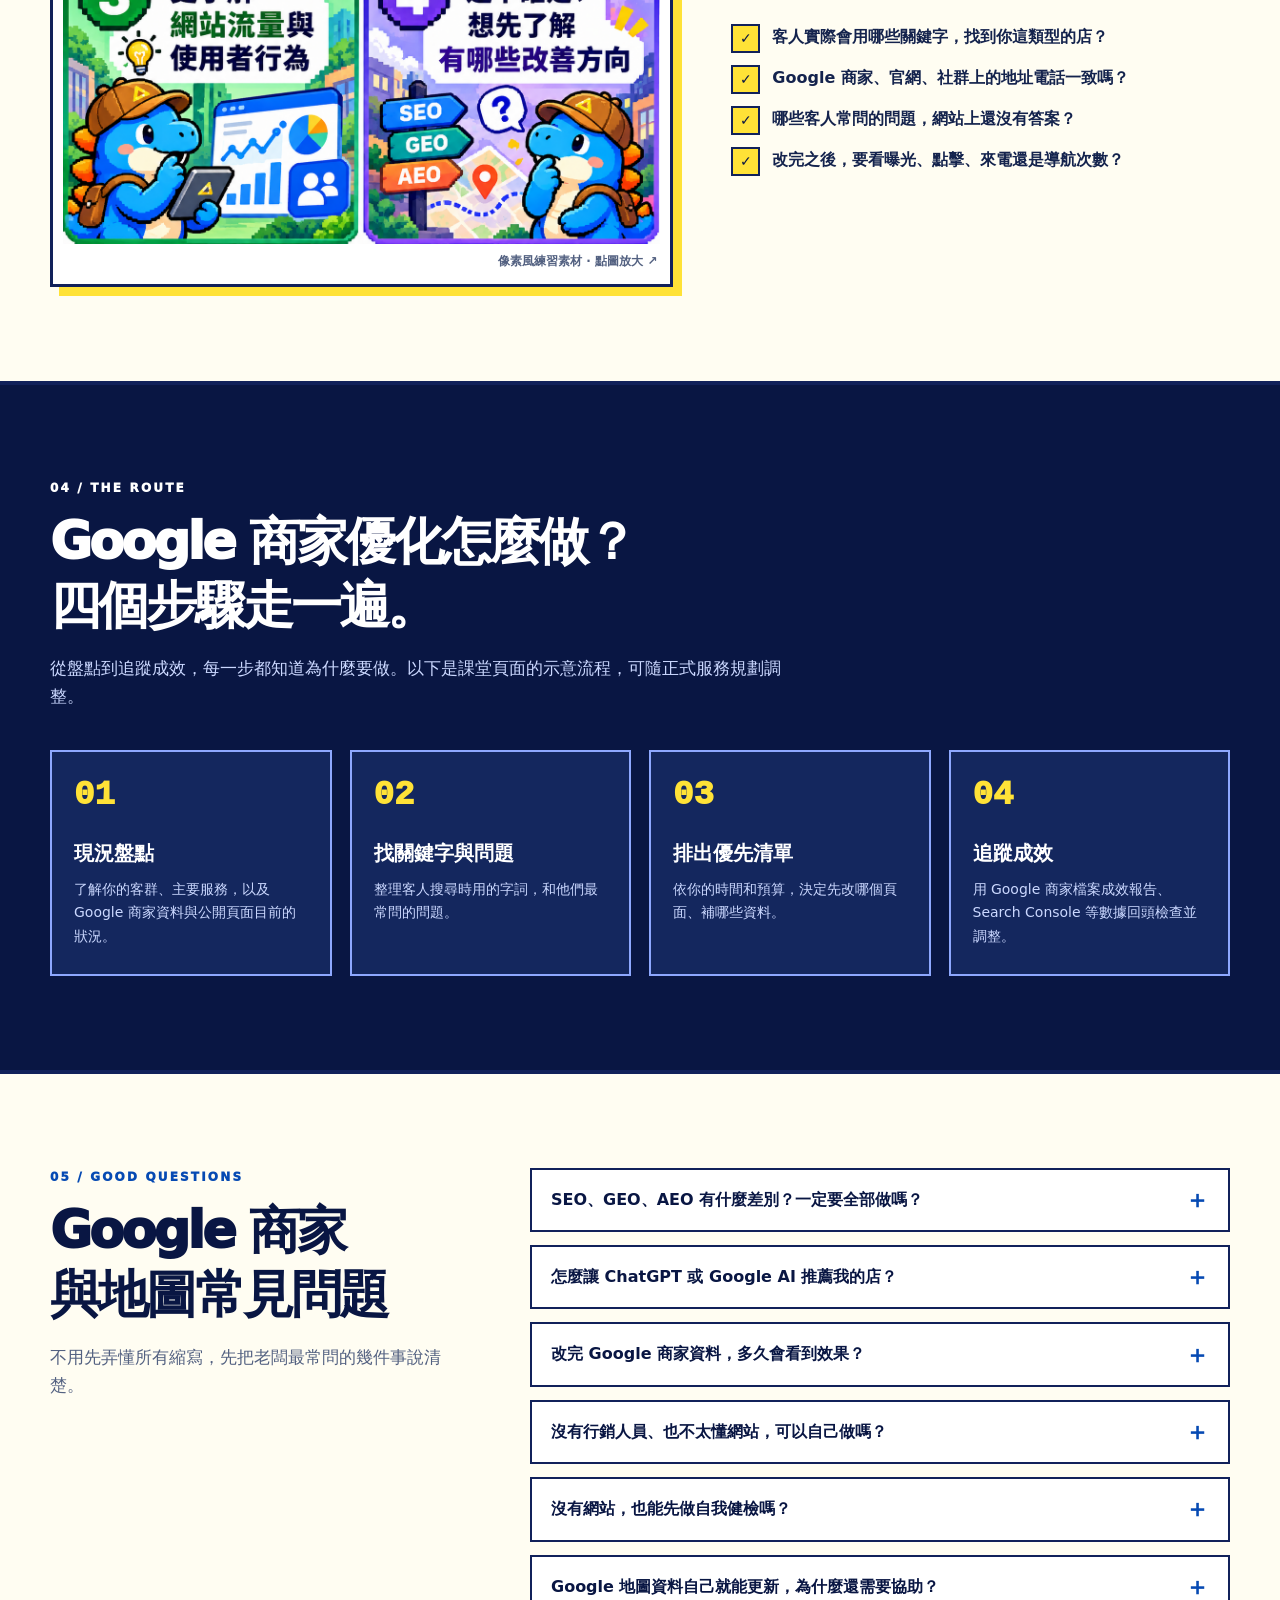
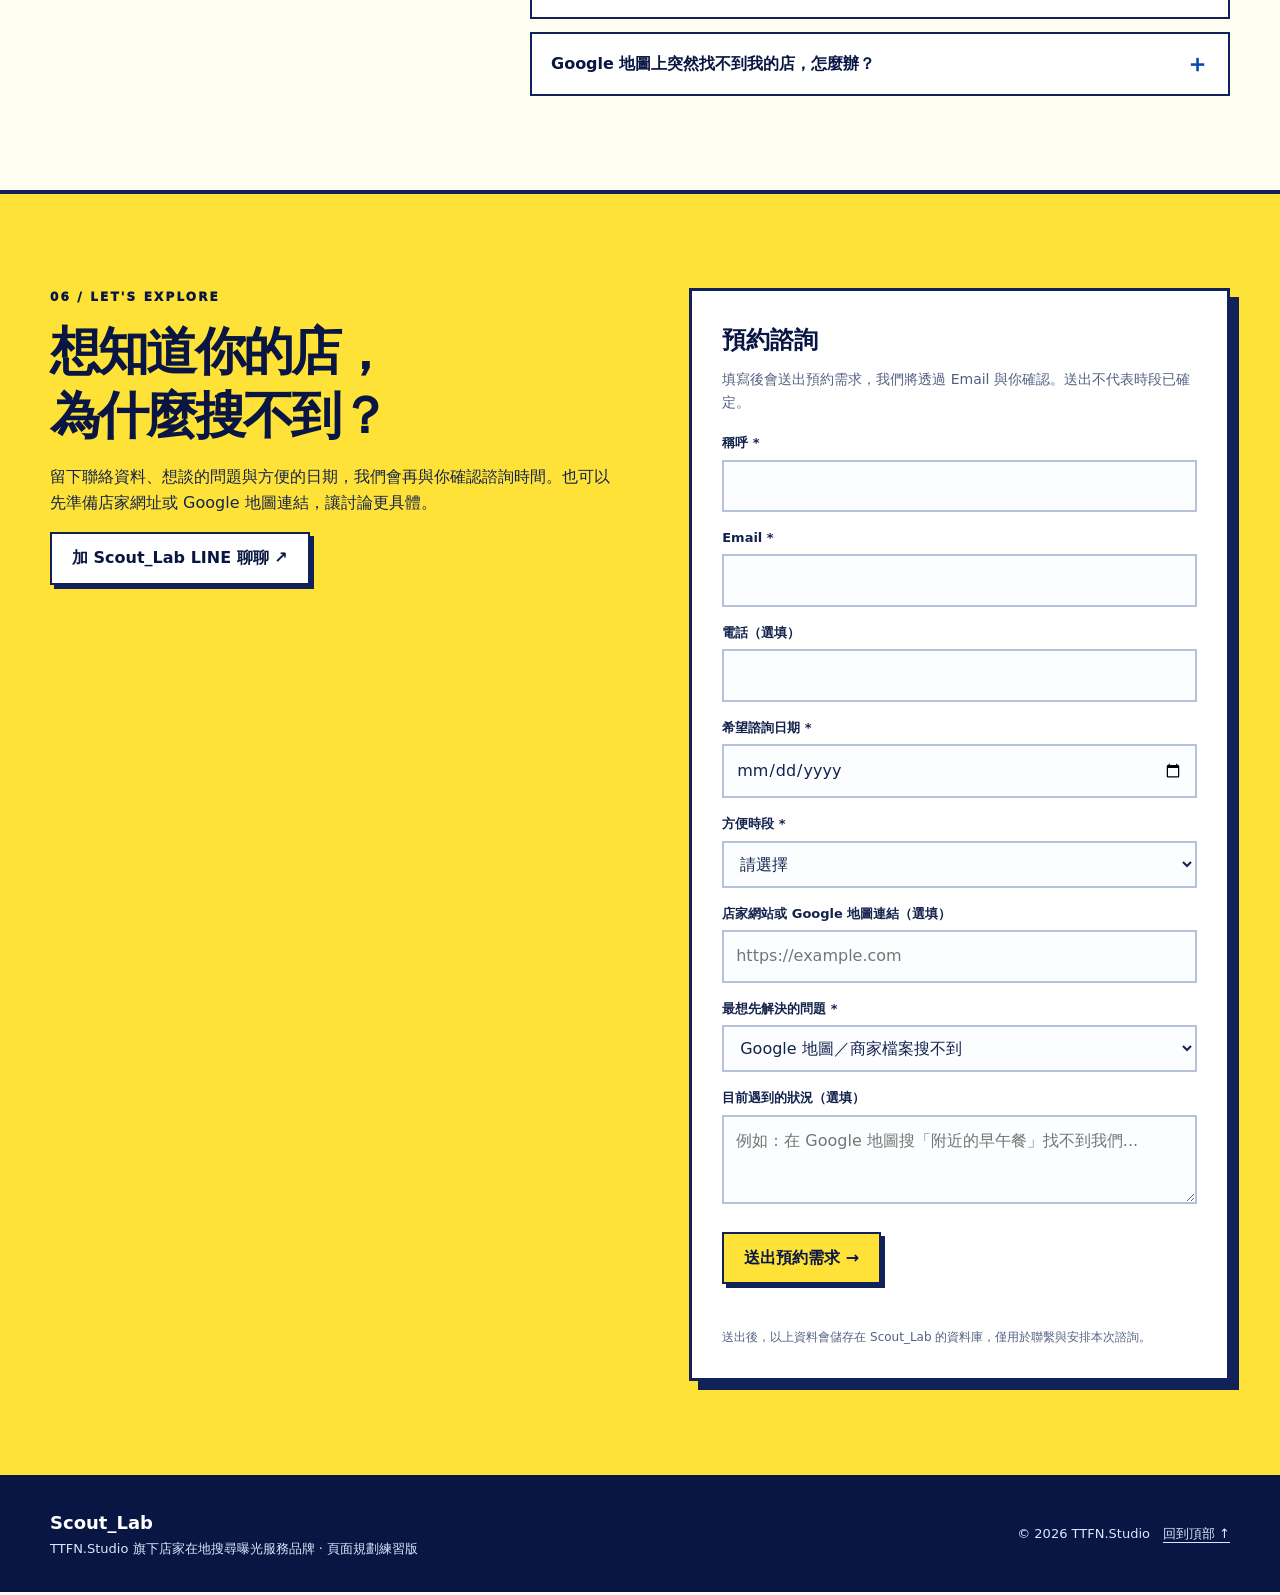
<file: scout-lab/index.html>
<!doctype html>
<html lang="zh-Hant">
<head>
  <meta charset="utf-8">
  <meta name="viewport" content="width=device-width, initial-scale=1">
  <meta name="description" content="Google 地圖找不到你的店，或排在很後面？Scout_Lab 協助實體店家與個人工作室檢查 Google 商家資料、網站與其他公開資訊，找出資料落差和聯絡卡點，整理優先修改清單；沒有網站也能先開始。">
  <meta name="theme-color" content="#0875ed">
  <title>Scout_Lab｜Google 商家優化與地圖曝光健檢・實體店家與個人工作室</title>
  <style>
    :root {
      --blue:#0875ed; --blue-deep:#064ab3; --navy:#091643; --yellow:#ffe237;
      --orange:#ff6432; --cream:#fffdf2; --sky:#eaf6ff; --line:#11215a;
      --ink:#14234d; --muted:#536181; --white:#fff;
    }
    * { box-sizing:border-box; }
    html { scroll-behavior:smooth; }
    body { margin:0; background:var(--cream); color:var(--ink); font-family:"Noto Sans TC","Microsoft JhengHei",system-ui,sans-serif; line-height:1.65; }
    img { max-width:100%; display:block; }
    a { color:inherit; text-decoration:none; }
    button, select, textarea, input { font:inherit; }
    button, a { -webkit-tap-highlight-color:transparent; }
    :focus-visible { outline:3px solid var(--orange); outline-offset:4px; }
    .skip-link { position:absolute; top:-80px; left:16px; z-index:30; padding:10px 16px; background:var(--yellow); color:var(--navy); font-weight:900; }
    .skip-link:focus { top:10px; }
    .wrap { width:min(1180px, calc(100% - 40px)); margin-inline:auto; }
    .pixel-shadow { box-shadow:7px 7px 0 var(--line); }
    .site-header { position:sticky; top:0; z-index:20; background:rgba(255,253,242,.96); border-bottom:3px solid var(--line); backdrop-filter:blur(12px); }
    .header-inner { min-height:78px; display:flex; align-items:center; justify-content:space-between; gap:22px; }
    .brand { display:inline-flex; gap:11px; align-items:center; min-width:0; }
    .brand-mark { width:37px; height:37px; display:grid; place-items:center; background:var(--yellow); border:3px solid var(--line); box-shadow:4px 4px 0 var(--line); color:var(--navy); font-size:23px; font-weight:1000; transform:rotate(-5deg); }
    .brand-name { display:block; color:var(--navy); font-size:24px; font-weight:1000; line-height:1; letter-spacing:-.06em; }
    .brand-parent { display:block; margin-top:5px; color:var(--muted); font-size:10px; font-weight:800; letter-spacing:.08em; }
    .nav { display:flex; align-items:center; gap:29px; font-size:14px; font-weight:800; }
    .nav a:not(.nav-cta):hover { color:var(--blue-deep); }
    .nav-cta { background:var(--yellow); border:2px solid var(--line); padding:9px 16px; box-shadow:4px 4px 0 var(--line); white-space:nowrap; }
    @media (hover:hover) { .nav-cta:hover, .button:hover { transform:translate(-2px,-2px); box-shadow:6px 6px 0 var(--line); } }
    .menu-button { display:none; border:2px solid var(--line); background:var(--yellow); color:var(--navy); width:44px; height:44px; font-size:24px; font-weight:900; }
    .hero { overflow:hidden; background:var(--blue); color:white; border-bottom:4px solid var(--line); position:relative; }
    .hero:before { content:""; position:absolute; inset:0; opacity:.14; background-image:linear-gradient(#fff 1px,transparent 1px),linear-gradient(90deg,#fff 1px,transparent 1px); background-size:34px 34px; mask-image:linear-gradient(90deg, transparent, black); }
    .hero-grid { position:relative; display:grid; grid-template-columns:1.03fr .97fr; gap:56px; align-items:center; padding-block:76px 83px; min-height:640px; }
    .eyebrow { display:inline-flex; align-items:center; flex-wrap:wrap; gap:6px 9px; font-size:12px; font-weight:900; letter-spacing:.17em; text-transform:uppercase; }
    .eyebrow:before { content:""; flex:0 0 12px; width:12px; height:12px; background:var(--yellow); box-shadow:3px 3px 0 var(--line); }
    .eyebrow span { white-space:nowrap; }
    .hero h1 { max-width:650px; font-size:clamp(42px,4.5vw,60px); line-height:1.16; letter-spacing:-.07em; margin:22px 0 24px; font-weight:1000; text-wrap:balance; }
    .hero h1 em { color:var(--yellow); font-style:normal; white-space:nowrap; }
    .hero-lead { max-width:560px; color:#e7f4ff; font-size:18px; margin:0 0 31px; }
    .hero-actions { display:flex; flex-wrap:wrap; align-items:center; gap:18px; }
    .button { display:inline-flex; align-items:center; justify-content:center; gap:9px; min-height:49px; padding:11px 20px; border:2px solid var(--line); background:var(--yellow); color:var(--navy); box-shadow:4px 4px 0 var(--line); font-weight:900; cursor:pointer; transition:transform .18s,box-shadow .18s; }
    .button-white { background:white; }
    .text-link { color:white; font-weight:850; border-bottom:2px solid var(--yellow); padding-bottom:3px; }
    .hero-art { position:relative; width:100%; max-width:490px; justify-self:end; }
    .hero-art-window { width:100%; aspect-ratio:1555/1011; overflow:hidden; border:4px solid var(--line); background:var(--navy); box-shadow:13px 13px 0 var(--yellow); }
    .hero-art-window img { width:200%; max-width:none; height:auto; }
    .art-note { position:absolute; bottom:-19px; left:-20px; background:white; color:var(--navy); border:3px solid var(--line); padding:8px 13px; font-size:12px; font-weight:900; box-shadow:5px 5px 0 var(--line); transform:rotate(-4deg); }
    .ticker { background:var(--yellow); border-bottom:3px solid var(--line); overflow:hidden; }
    .ticker-line { display:flex; justify-content:center; flex-wrap:wrap; gap:14px 32px; padding:13px 20px; font-size:13px; font-weight:950; color:var(--navy); letter-spacing:.06em; }
    .ticker-line span:not(:last-child):after { content:"✦"; margin-left:32px; color:var(--orange); }
    .section { padding-block:94px; }
    .section-head { max-width:760px; margin-bottom:40px; }
    .kicker { display:block; color:var(--blue-deep); font-size:12px; font-weight:1000; letter-spacing:.18em; text-transform:uppercase; }
    .section h2 { margin:12px 0 16px; color:var(--navy); font-size:clamp(32px,4vw,51px); letter-spacing:-.055em; line-height:1.25; font-weight:1000; text-wrap:balance; }
    .section-head p { color:var(--muted); font-size:17px; margin:0; }
    .challenge-grid { display:grid; grid-template-columns:repeat(3,1fr); gap:20px; }
    .challenge-card { padding:27px; background:white; border:3px solid var(--line); box-shadow:7px 7px 0 #cce9ff; }
    .card-number { display:inline-grid; place-items:center; width:37px; height:37px; background:var(--yellow); border:2px solid var(--line); font-size:13px; font-weight:1000; }
    .challenge-card h3 { font-size:22px; line-height:1.35; margin:23px 0 9px; color:var(--navy); }
    .challenge-card p { color:var(--muted); margin:0; font-size:15px; }
    .difference-note { margin-top:32px; padding:28px; background:var(--yellow); border:3px solid var(--line); box-shadow:7px 7px 0 var(--line); }
    .difference-note h3 { margin:0 0 9px; color:var(--navy); font-size:25px; line-height:1.35; text-wrap:balance; }
    .difference-note > p { margin:0 0 20px; max-width:940px; font-size:16px; }
    .difference-grid { display:grid; grid-template-columns:1fr 1fr; gap:16px; }
    .difference-card { padding:20px 22px; background:white; border:2px solid var(--line); }
    .difference-card h4 { margin:0 0 9px; color:var(--navy); font-size:17px; }
    .difference-card ul { margin:0; padding-left:20px; }
    .difference-card li + li { margin-top:6px; }
    .blue-panel { background:var(--sky); border-block:3px solid var(--line); }
    .service-intro { display:flex; align-items:end; justify-content:space-between; gap:30px; }
    .service-intro .section-head { margin-bottom:32px; }
    .service-intro aside { margin-bottom:35px; max-width:310px; padding:16px 18px; border-left:5px solid var(--orange); background:white; font-size:14px; font-weight:700; color:var(--ink); }
    .service-list { display:grid; gap:17px; }
    .service-row { display:grid; grid-template-columns:105px 1fr 1.1fr; align-items:center; gap:30px; padding:28px 32px; background:white; border:3px solid var(--line); }
    .service-code { display:grid; place-items:center; min-height:78px; border:3px solid var(--line); background:var(--yellow); color:var(--navy); font:1000 25px/1 "Noto Sans TC","Microsoft JhengHei",system-ui,sans-serif; box-shadow:5px 5px 0 var(--line); }
    .service-row:nth-child(2) .service-code { background:#86e8ec; }
    .service-row:nth-child(3) .service-code { background:#ffc199; }
    .service-title { font-size:23px; line-height:1.25; color:var(--navy); margin:0; font-weight:950; }
    .service-title small { display:block; margin-top:7px; color:var(--muted); font-size:13px; font-weight:750; }
    .service-row p { margin:0; color:var(--muted); font-size:15px; }
    .visual-section { display:grid; grid-template-columns:1fr .8fr; gap:58px; align-items:center; }
    .visual-frame { margin:0; border:3px solid var(--line); background:white; padding:10px; box-shadow:9px 9px 0 var(--yellow); }
    .visual-frame a { display:block; cursor:zoom-in; }
    .visual-frame img { width:100%; height:auto; }
    .visual-frame figcaption { padding:8px 3px 2px; color:var(--muted); font-size:12px; font-weight:800; text-align:right; }
    .visual-copy p { color:var(--muted); font-size:16px; }
    .visual-copy ul { list-style:none; padding:0; margin:25px 0 0; display:grid; gap:12px; }
    .visual-copy li { display:flex; gap:12px; align-items:start; font-weight:750; }
    .visual-copy li:before { content:"✓"; display:grid; place-items:center; flex:0 0 25px; height:25px; color:var(--navy); background:var(--yellow); border:2px solid var(--line); font-size:14px; }
    .route { background:var(--navy); color:white; border-block:4px solid var(--line); }
    .route .section h2, .route .kicker { color:white; }
    .route .section-head p { color:#cbd8ff; }
    .route-grid { display:grid; grid-template-columns:repeat(4,1fr); gap:18px; }
    .route-step { border:2px solid #8ea8ff; padding:26px 22px; background:#14275e; }
    .route-step b { color:var(--yellow); font:1000 34px/1 ui-monospace,"Cascadia Mono",monospace; }
    .route-step h3 { margin:25px 0 8px; color:white; font-size:20px; }
    .route-step p { margin:0; color:#cbd8ff; font-size:14px; }
    .faq-grid { display:grid; grid-template-columns:.75fr 1.25fr; gap:60px; }
    .faq-grid .section-head { margin:0; }
    .faq-items { display:grid; gap:13px; }
    .faq-items details { border:2px solid var(--line); background:white; padding:0 19px; }
    .faq-items summary { display:flex; justify-content:space-between; align-items:center; gap:18px; cursor:pointer; list-style:none; padding:17px 0; font-weight:900; color:var(--navy); }
    .faq-items summary::-webkit-details-marker { display:none; }
    .faq-items summary:after { content:"＋"; color:var(--blue-deep); font-size:24px; line-height:1; }
    .faq-items details[open] summary:after { content:"−"; }
    .faq-items p { margin:0 0 20px; color:var(--muted); font-size:15px; }
    .faq-items p a { color:var(--blue-deep); text-decoration:underline; text-underline-offset:3px; font-weight:800; }
    .contact { background:var(--yellow); border-top:4px solid var(--line); }
    .contact-grid { display:grid; grid-template-columns:1fr .95fr; gap:70px; align-items:start; }
    .contact .kicker { color:var(--navy); }
    .contact p { color:var(--ink); }
    .contact h2 { max-width:560px; }
    .contact-card { border:3px solid var(--line); background:white; padding:30px; box-shadow:9px 9px 0 var(--line); }
    .contact-card h3 { margin:0 0 7px; color:var(--navy); font-size:24px; }
    .contact-card p { margin:0 0 18px; color:var(--muted); font-size:14px; }
    .field { margin:15px 0; }
    .field label { display:block; margin-bottom:6px; color:var(--ink); font-size:13px; font-weight:850; }
    .field input, .field select, .field textarea { width:100%; padding:11px 12px; background:#fbfdff; border:2px solid #b6c2dd; border-radius:0; color:var(--ink); }
    .field textarea { resize:vertical; min-height:89px; }
    .form-actions { display:flex; flex-wrap:wrap; gap:13px; align-items:center; margin-top:20px; }
    .form-note { font-size:12px!important; margin:14px 0 0!important; }
    .form-status { min-height:20px; font-size:13px; font-weight:800; color:var(--blue-deep)!important; margin:10px 0 0!important; }
    .form-status.is-error { color:#a32121!important; }
    .site-footer { background:var(--navy); color:#dce6ff; padding:33px 0; }
    .mobile-line { display:none; }
    .mobile-line.is-hidden { display:none; }
    .footer-grid { display:flex; align-items:center; justify-content:space-between; gap:20px; font-size:13px; }
    .footer-grid strong { color:white; font-size:18px; }
    .footer-grid a { text-decoration:underline; text-underline-offset:4px; }
    @media(max-width:900px) {
      .hero-grid { gap:30px; min-height:auto; }
      .hero-art { max-width:380px; }
      .service-row { grid-template-columns:85px 1fr; gap:18px 26px; }
      .service-row p { grid-column:2; }
      .route-grid { grid-template-columns:repeat(2,1fr); }
      .visual-section { gap:35px; }
      .contact-grid { gap:32px; }
    }
    @media(max-width:700px) {
      .header-inner { min-height:69px; }
      .brand-name { font-size:21px; }
      .menu-button { display:block; }
      .nav { display:none; position:absolute; top:100%; left:0; right:0; background:var(--cream); border-bottom:3px solid var(--line); padding:18px 20px 23px; flex-direction:column; align-items:stretch; gap:0; }
      .nav.open { display:flex; }
      .nav a { padding:12px; }
      .nav-cta { text-align:center; margin-top:8px; }
      .hero-grid, .visual-section, .faq-grid, .contact-grid { grid-template-columns:1fr; }
      .hero-grid { padding-block:63px 73px; gap:50px; }
      .hero-art { justify-self:center; width:min(380px,88%); }
      .hero h1 { font-size:clamp(42px,10vw,62px); }
      .hero-lead { font-size:16px; }
      .section { padding-block:70px; }
      .challenge-grid { grid-template-columns:1fr; }
      .difference-grid { grid-template-columns:1fr; }
      .service-intro { display:block; }
      .service-intro aside { max-width:none; }
      .faq-grid { gap:25px; }
      .ticker-line { gap:5px 16px; }
      .ticker-line span:not(:last-child):after { margin-left:16px; }
      .footer-grid { flex-direction:column; align-items:start; }
      body { padding-bottom:calc(76px + env(safe-area-inset-bottom)); }
      .mobile-line { display:flex; justify-content:center; align-items:center; position:fixed; z-index:25; left:16px; right:16px; bottom:calc(10px + env(safe-area-inset-bottom)); min-height:52px; border:2px solid var(--line); background:white; color:var(--navy); box-shadow:4px 4px 0 var(--line); font-weight:900; }
    }
    @media(max-width:470px) {
      .wrap { width:calc(100% - 32px); max-width:1180px; }
      .hero h1 { font-size:42px; }
      .hero-art { width:88%; }
      .art-note { left:-12px; font-size:10px; }
      .service-row { grid-template-columns:1fr; padding:23px; }
      .service-code { width:91px; min-height:64px; }
      .service-row p { grid-column:auto; }
      .route-grid { grid-template-columns:1fr; }
      .contact-card { padding:23px; }
    }
    @media(prefers-reduced-motion:reduce) { html { scroll-behavior:auto; } .button { transition:none; } }
  </style>
  <script type="application/ld+json">
{
  "@context": "https://schema.org",
  "@type": "FAQPage",
  "mainEntity": [
    {
      "@type": "Question",
      "name": "SEO、GEO、AEO 有什麼差別？一定要全部做嗎？",
      "acceptedAnswer": {
        "@type": "Answer",
        "text": "SEO 協助 Google 理解你的店與服務，GEO 著重整理 AI 可能參考的公開資訊，AEO 把客人常問的問題寫成清楚答案。不需要一次全做，先檢查 Google 地圖上的店家資料和現有公開頁面。"
      }
    },
    {
      "@type": "Question",
      "name": "怎麼讓 ChatGPT 或 Google AI 推薦我的店？",
      "acceptedAnswer": {
        "@type": "Answer",
        "text": "沒有人能保證 AI 推薦。可以先檢查店名、地址、服務等公開資訊是否正確一致，修正過期來源，再觀察不同問題下 AI 實際怎麼描述你的店。"
      }
    },
    {
      "@type": "Question",
      "name": "改完 Google 商家資料，多久會看到效果？",
      "acceptedAnswer": {
        "@type": "Answer",
        "text": "沒有固定時間。先記錄目前的搜尋曝光、網站點擊、來電或路線等數字，完成資料與內容調整後持續比較；結果會因店家現況、競爭與顧客位置而不同。"
      }
    },
    {
      "@type": "Question",
      "name": "沒有行銷人員、也不太懂網站，可以自己做嗎？",
      "acceptedAnswer": {
        "@type": "Answer",
        "text": "可以。先自己更新營業時間、照片、服務資訊並回覆真實評論；若有網站，再把常見問題寫清楚。不必一次做完所有項目。"
      }
    },
    {
      "@type": "Question",
      "name": "沒有網站，也能先做自我健檢嗎？",
      "acceptedAnswer": {
        "@type": "Answer",
        "text": "可以。先檢查 Google 地圖上的店家資料、社群頁面、LINE 聯絡入口和其他公開資訊，再依實際需求判斷是否需要網站。"
      }
    },
    {
      "@type": "Question",
      "name": "Google 地圖資料自己就能更新，為什麼還需要協助？",
      "acceptedAnswer": {
        "@type": "Answer",
        "text": "營業時間、照片和評論回覆由店家自己維護最即時。Scout_Lab 可從顧客會用的搜尋問法出發，比對 Google 地圖、網站與其他公開頁面的資訊，找出不一致或聯絡不便的地方，再決定先改善什麼。"
      }
    },
    {
      "@type": "Question",
      "name": "Google 地圖上突然找不到我的店，怎麼辦？",
      "acceptedAnswer": {
        "@type": "Answer",
        "text": "先確認是特定搜尋詞排名較後、資料被標成停業，還是商家檔案被停權。若收到停權通知，Google 提醒同一商家不要另建新檔案，且申訴只能提交一次；請先核對商家名稱與地址一致的證明文件，再依官方流程提交。我們可以協助釐清是哪一種狀況。詳見 Google 官方申訴說明。"
      }
    }
  ]
}
  </script>
</head>
<body>
  <a class="skip-link" href="#main">跳到主要內容</a>
  <header class="site-header">
    <div class="wrap header-inner">
      <a class="brand" href="#top" aria-label="Scout_Lab 回到頁面頂部">
        <span class="brand-mark" aria-hidden="true">▲</span>
        <span><span class="brand-name">Scout_Lab</span><span class="brand-parent">A TTFN.Studio service brand</span></span>
      </a>
      <button class="menu-button" type="button" aria-label="開啟選單" aria-controls="primary-nav" aria-expanded="false">☰</button>
      <nav class="nav" id="primary-nav" aria-label="主要選單">
        <a href="#about">為什麼搜不到</a><a href="#services">我們會看什麼</a><a href="#method">怎麼開始</a><a href="#faq">常見問題</a><a class="nav-cta" href="#contact">聊聊你的店 →</a>
      </nav>
    </div>
  </header>
  <main id="main">
    <section class="hero" id="top" aria-labelledby="hero-title">
      <div class="wrap hero-grid">
        <div>
          <span class="eyebrow"><span>Google 地圖</span><span>店家資訊</span><span>AI 搜尋</span></span>
          <h1 id="hero-title">客人在 Google 地圖<br>搜尋你的服務，<br><em>找得到你嗎？</em></h1>
          <p class="hero-lead">Google 地圖找不到、排在很後面，還是資料被改過了？Scout_Lab 協助實體店家與個人工作室，從 Google 商家資料、現有公開頁面與 AI 回答盤點，找出資訊落差和聯絡卡點。沒有網站，也能先開始。</p>
          <div class="hero-actions"><a class="button" href="check/">店家 1 分鐘自我健檢 <span aria-hidden="true">→</span></a><a class="text-link" href="#services">看我們會看什麼 →</a></div>
        </div>
        <div class="hero-art">
          <div class="hero-art-window"><img src="assets/scout-scenes.png" alt="Scout_Lab 像素風小恐龍拿著放大鏡探索搜尋與 AI 資訊" width="1555" height="1011"></div>
          <span class="art-note">SCOUT MORE. FIND MORE.</span>
        </div>
      </div>
    </section>
    <div class="ticker" aria-label="服務關鍵字"><div class="ticker-line"><span>GOOGLE 地圖</span><span>店家資料</span><span>公開資訊</span><span>AI 搜尋</span></div></div>
    <section class="section wrap" id="about" aria-labelledby="about-title">
      <div class="section-head"><span class="kicker">01 / The challenge</span><h2 id="about-title">為什麼客人在 Google 上<br>找不到你的店？</h2><p>有時是營業時間或服務資料不完整，有時是不同平台的說法不一致，也可能和顧客所在位置有關。先看清楚現況，才知道哪裡值得優先改善。</p></div>
      <div class="challenge-grid">
        <article class="challenge-card"><span class="card-number">01</span><h3>Google 地圖上找不到我的店？</h3><p>可能是資料不完整、排在很後面，也可能是店家資料顯示停業或商家檔案被停權。先分清楚是哪一種，才知道下一步怎麼處理。</p></article>
        <article class="challenge-card"><span class="card-number">02</span><h3>有人找到店，卻不知道怎麼聯絡</h3><p>商品或服務、價格與聯絡方式不清楚，客人看完仍不知道下一步怎麼做。</p></article>
        <article class="challenge-card"><span class="card-number">03</span><h3>地址、電話、營業時間各處不一樣</h3><p>Google 地圖、網站、社群或預約平台的資料不同，客人容易看到過期或互相矛盾的資訊。</p></article>
      </div>
      <div class="difference-note"><h3>Google 地圖自己就能更新，為什麼還需要我們？</h3><p>店家資料由你自己維護最即時；Scout_Lab 的規劃重點，是幫你從顧客的角度找出各處資訊與聯絡流程的落差。</p><div class="difference-grid"><div class="difference-card"><h4>你自己先做</h4><ul><li>更新營業時間、地址與電話</li><li>上傳近期照片、回覆真實評論</li><li>確認商品或服務資訊是否正確</li></ul></div><div class="difference-card"><h4>Scout_Lab 可協助盤點</h4><ul><li>比對 Google 地圖、網站與其他公開頁面</li><li>用顧客會問的問題檢查內容是否清楚</li><li>走一遍聯絡、預約或下單流程，整理先修順序</li></ul></div></div></div>
    </section>
    <section class="blue-panel" id="services" aria-labelledby="services-title">
      <div class="section wrap">
        <div class="service-intro"><div class="section-head"><span class="kicker">02 / What we check</span><h2 id="services-title">我們會幫你看<br>這三件事。</h2><p>從客人實際會打的關鍵字、會問的問題出發，檢查你的 Google 地圖店家資料，以及現有的網站、社群或預約頁，再決定先整理哪一塊。</p></div><aside>先不用弄懂專有名詞。把 Google 地圖資料、各處公開資訊與聯絡入口看清楚，才知道下一步值得改什麼。</aside></div>
        <div class="service-list">
          <article class="service-row"><div class="service-code">地圖</div><h3 class="service-title">Google 地圖找不找得到你<small>Google 商家類別 · 服務項目 · 照片</small></h3><p>檢查 Google 商家資料是否完整，也看看客人用「地區＋服務」搜尋時，找到的是哪一種結果。</p></article>
          <article class="service-row"><div class="service-code">資料</div><h3 class="service-title">各處資料一不一致<small>Google 商家 · 網站 · 社群 · 預約平台</small></h3><p>比對店名、地址、電話、營業時間與服務說明；再留意 AI 回答有沒有引用到過期或錯誤的公開資訊。</p></article>
          <article class="service-row"><div class="service-code">聯絡</div><h3 class="service-title">客人找到後，會不會聯絡你<small>價格 · 預約方式 · 聯絡入口</small></h3><p>確認客人找不找得到價格或計價方式、常見問題的答案，以及聯絡、預約或下單的下一步。</p></article>
        </div>
      </div>
    </section>
    <section class="section wrap visual-section" aria-labelledby="visual-title">
      <figure class="visual-frame"><a href="assets/search-guide.png" target="_blank" rel="noopener noreferrer" aria-label="開啟 Scout_Lab 像素風四格指南大圖"><img src="assets/search-guide.png" loading="lazy" alt="Scout_Lab 像素風四格練習素材，展示 Google 地圖、AI 搜尋與店家資訊整理方向" width="1254" height="1254"></a><figcaption>像素風練習素材 · 點圖放大 ↗</figcaption></figure>
      <div class="visual-copy"><span class="kicker">03 / Start with a check-up</span><h2 id="visual-title">不知道從哪裡開始？<br>先看清楚現況。</h2><p>每家店的預算、人力和網站狀況都不同，不需要一次全部做完。先看清楚問題卡在哪裡，再挑最值得先做的一兩件事。（目前為課堂練習頁，正式服務內容會依實際需求調整。）</p><ul><li>客人實際會用哪些關鍵字，找到你這類型的店？</li><li>Google 商家、官網、社群上的地址電話一致嗎？</li><li>哪些客人常問的問題，網站上還沒有答案？</li><li>改完之後，要看曝光、點擊、來電還是導航次數？</li></ul></div>
    </section>
    <section class="route" id="method" aria-labelledby="method-title"><div class="section wrap"><div class="section-head"><span class="kicker">04 / The route</span><h2 id="method-title">Google 商家優化怎麼做？<br>四個步驟走一遍。</h2><p>從盤點到追蹤成效，每一步都知道為什麼要做。以下是課堂頁面的示意流程，可隨正式服務規劃調整。</p></div><div class="route-grid"><article class="route-step"><b>01</b><h3>現況盤點</h3><p>了解你的客群、主要服務，以及 Google 商家資料與公開頁面目前的狀況。</p></article><article class="route-step"><b>02</b><h3>找關鍵字與問題</h3><p>整理客人搜尋時用的字詞，和他們最常問的問題。</p></article><article class="route-step"><b>03</b><h3>排出優先清單</h3><p>依你的時間和預算，決定先改哪個頁面、補哪些資料。</p></article><article class="route-step"><b>04</b><h3>追蹤成效</h3><p>用 Google 商家檔案成效報告、Search Console 等數據回頭檢查並調整。</p></article></div></div></section>
    <section class="section wrap faq-grid" id="faq" aria-labelledby="faq-title">
      <div class="section-head"><span class="kicker">05 / Good questions</span><h2 id="faq-title">Google 商家與地圖常見問題</h2><p>不用先弄懂所有縮寫，先把老闆最常問的幾件事說清楚。</p></div>
      <div class="faq-items">
        <details><summary>SEO、GEO、AEO 有什麼差別？一定要全部做嗎？</summary><p>SEO 協助 Google 理解你的店與服務，GEO 著重整理 AI 可能參考的公開資訊，AEO 把客人常問的問題寫成清楚答案。不需要一次全做，先檢查 Google 地圖上的店家資料和現有公開頁面。</p></details>
        <details><summary>怎麼讓 ChatGPT 或 Google AI 推薦我的店？</summary><p>沒有人能保證 AI 推薦。可以先檢查店名、地址、服務等公開資訊是否正確一致，修正過期來源，再觀察不同問題下 AI 實際怎麼描述你的店。</p></details>
        <details><summary>改完 Google 商家資料，多久會看到效果？</summary><p>沒有固定時間。先記錄目前的搜尋曝光、網站點擊、來電或路線等數字，完成資料與內容調整後持續比較；結果會因店家現況、競爭與顧客位置而不同。</p></details>
        <details><summary>沒有行銷人員、也不太懂網站，可以自己做嗎？</summary><p>可以。先自己更新營業時間、照片、服務資訊並回覆真實評論；若有網站，再把常見問題寫清楚。不必一次做完所有項目。</p></details>
        <details><summary>沒有網站，也能先做自我健檢嗎？</summary><p>可以。先檢查 Google 地圖上的店家資料、社群頁面、LINE 聯絡入口和其他公開資訊，再依實際需求判斷是否需要網站。</p></details>
        <details><summary>Google 地圖資料自己就能更新，為什麼還需要協助？</summary><p>營業時間、照片和評論回覆由店家自己維護最即時。Scout_Lab 可從顧客會用的搜尋問法出發，比對 Google 地圖、網站與其他公開頁面的資訊，找出不一致或聯絡不便的地方，再決定先改善什麼。</p></details>
        <details><summary>Google 地圖上突然找不到我的店，怎麼辦？</summary><p>先確認是特定搜尋詞排名較後、資料被標成停業，還是商家檔案被停權。若收到停權通知，Google 提醒同一商家不要另建新檔案，且申訴只能提交一次；請先核對商家名稱與地址一致的證明文件，再依官方流程提交。我們可以協助釐清是哪一種狀況。詳見 <a href="https://support.google.com/business/answer/4569145?hl=zh-Hant" target="_blank" rel="noopener noreferrer">Google 官方申訴說明</a>。</p></details>
      </div>
    </section>
    <section class="contact" id="contact" aria-labelledby="contact-title">
      <div class="section wrap contact-grid">
        <div><span class="kicker">06 / Let's explore</span><h2 id="contact-title">想知道你的店，<br>為什麼搜不到？</h2><p>留下聯絡資料、想談的問題與方便的日期，我們會再與你確認諮詢時間。也可以先準備店家網址或 Google 地圖連結，讓討論更具體。</p><a class="button button-white" href="https://line.me/R/ti/p/%40280atokq" target="_blank" rel="noopener noreferrer">加 Scout_Lab LINE 聊聊 ↗</a></div>
        <div class="contact-card">
          <h3>預約諮詢</h3><p>填寫後會送出預約需求，我們將透過 Email 與你確認。送出不代表時段已確定。</p>
          <form id="booking-form">
            <div class="field"><label for="customer-name">稱呼 *</label><input id="customer-name" name="customer_name" autocomplete="name" maxlength="100" required></div>
            <div class="field"><label for="email">Email *</label><input id="email" name="email" type="email" autocomplete="email" maxlength="254" required></div>
            <div class="field"><label for="phone">電話（選填）</label><input id="phone" name="phone" type="tel" autocomplete="tel" minlength="6" maxlength="30"></div>
            <div class="field"><label for="preferred-date">希望諮詢日期 *</label><input id="preferred-date" name="preferred_date" type="date" required></div>
            <div class="field"><label for="preferred-time-slot">方便時段 *</label><select id="preferred-time-slot" name="preferred_time_slot" required><option value="">請選擇</option><option value="上午">上午</option><option value="下午">下午</option><option value="晚上">晚上</option></select></div>
            <div class="field"><label for="shop-url">店家網站或 Google 地圖連結（選填）</label><input id="shop-url" name="shop_url" type="url" inputmode="url" maxlength="500" placeholder="https://example.com"></div>
            <div class="field"><label for="focus">最想先解決的問題 *</label><select id="focus" name="focus" required><option value="Google 地圖／商家檔案搜不到">Google 地圖／商家檔案搜不到</option><option value="ChatGPT、AI 搜尋裡的店家資訊">ChatGPT、AI 搜尋裡的店家資訊</option><option value="網站沒人詢問，內容不知道怎麼寫">網站沒人詢問，內容不知道怎麼寫</option><option value="還不確定，想先聊聊現況">還不確定，想先聊聊現況</option></select></div>
            <div class="field"><label for="challenge">目前遇到的狀況（選填）</label><textarea id="challenge" name="challenge" maxlength="2000" placeholder="例如：在 Google 地圖搜「附近的早午餐」找不到我們..."></textarea></div>
            <div class="form-actions"><button class="button" type="submit">送出預約需求 →</button></div><p class="form-status" id="booking-status" role="status" aria-live="polite"></p><p class="form-note">送出後，以上資料會儲存在 Scout_Lab 的資料庫，僅用於聯繫與安排本次諮詢。</p>
          </form>
        </div>
      </div>
    </section>
  </main>
  <footer class="site-footer"><div class="wrap footer-grid"><div><strong>Scout_Lab</strong><br>TTFN.Studio 旗下店家在地搜尋曝光服務品牌 · 頁面規劃練習版</div><div>© <span id="year">2026</span> TTFN.Studio　<a href="#top">回到頂部 ↑</a></div></div></footer>
  <a class="mobile-line" href="https://line.me/R/ti/p/%40280atokq" target="_blank" rel="noopener noreferrer">加 Scout_Lab LINE 聊聊 ↗</a>
  <script>
    const menuButton = document.querySelector('.menu-button');
    const nav = document.querySelector('.nav');
    const mobileLine = document.querySelector('.mobile-line');
    if ('IntersectionObserver' in window) {
      new IntersectionObserver(([entry]) => {
        mobileLine.classList.toggle('is-hidden', entry.isIntersecting);
      }).observe(document.querySelector('.contact .button-white'));
    }
    menuButton.addEventListener('click', () => {
      const open = nav.classList.toggle('open');
      menuButton.setAttribute('aria-expanded', String(open));
      menuButton.setAttribute('aria-label', open ? '關閉選單' : '開啟選單');
    });
    nav.querySelectorAll('a').forEach(link => link.addEventListener('click', () => {
      nav.classList.remove('open');
      menuButton.setAttribute('aria-expanded', 'false');
      menuButton.setAttribute('aria-label', '開啟選單');
    }));
    document.getElementById('year').textContent = new Date().getFullYear();
    const bookingForm = document.getElementById('booking-form');
    const bookingDate = document.getElementById('preferred-date');
    const bookingStatus = document.getElementById('booking-status');
    const bookingButton = bookingForm.querySelector('button[type="submit"]');
    const supabaseUrl = 'https://rbljfnakfqfcsirsyrjg.supabase.co';
    const supabasePublishableKey = 'sb_publishable_gPWexuD2fDA0mAu8qJI4jg_hpMdqzgt';
    const today = new Date();
    bookingDate.min = `${today.getFullYear()}-${String(today.getMonth() + 1).padStart(2, '0')}-${String(today.getDate()).padStart(2, '0')}`;
    bookingForm.addEventListener('submit', async event => {
      event.preventDefault();
      const currentDate = new Date();
      bookingDate.min = `${currentDate.getFullYear()}-${String(currentDate.getMonth() + 1).padStart(2, '0')}-${String(currentDate.getDate()).padStart(2, '0')}`;
      if (!bookingForm.reportValidity()) return;
      const formData = new FormData(bookingForm);
      if (!formData.get('customer_name').trim()) {
        document.getElementById('customer-name').setCustomValidity('請填寫稱呼。');
        document.getElementById('customer-name').reportValidity();
        return;
      }
      const booking = {
        customer_name: formData.get('customer_name').trim(),
        email: formData.get('email').trim(),
        phone: formData.get('phone').trim() || null,
        preferred_date: formData.get('preferred_date'),
        preferred_time_slot: formData.get('preferred_time_slot'),
        shop_url: formData.get('shop_url').trim() || null,
        focus: formData.get('focus'),
        challenge: formData.get('challenge').trim() || null
      };
      bookingButton.disabled = true;
      bookingButton.textContent = '送出中…';
      bookingStatus.classList.remove('is-error');
      bookingStatus.textContent = '正在送出預約需求…';
      try {
        const response = await fetch(`${supabaseUrl}/rest/v1/consultation_bookings`, {
          method: 'POST',
          headers: {
            apikey: supabasePublishableKey,
            'Content-Type': 'application/json',
            Prefer: 'return=minimal'
          },
          body: JSON.stringify(booking)
        });
        if (!response.ok) throw new Error(`Booking request failed: ${response.status}`);
        bookingForm.reset();
        bookingStatus.textContent = '已收到你的預約需求，我們會透過 Email 與你確認時間。';
      } catch {
        bookingStatus.classList.add('is-error');
        bookingStatus.textContent = '送出失敗，請稍後再試，或透過 LINE 聯絡我們。';
      } finally {
        bookingButton.disabled = false;
        bookingButton.textContent = '送出預約需求 →';
      }
    });
    document.getElementById('customer-name').addEventListener('input', event => event.target.setCustomValidity(''));
  </script>
</body>
</html>
</file>
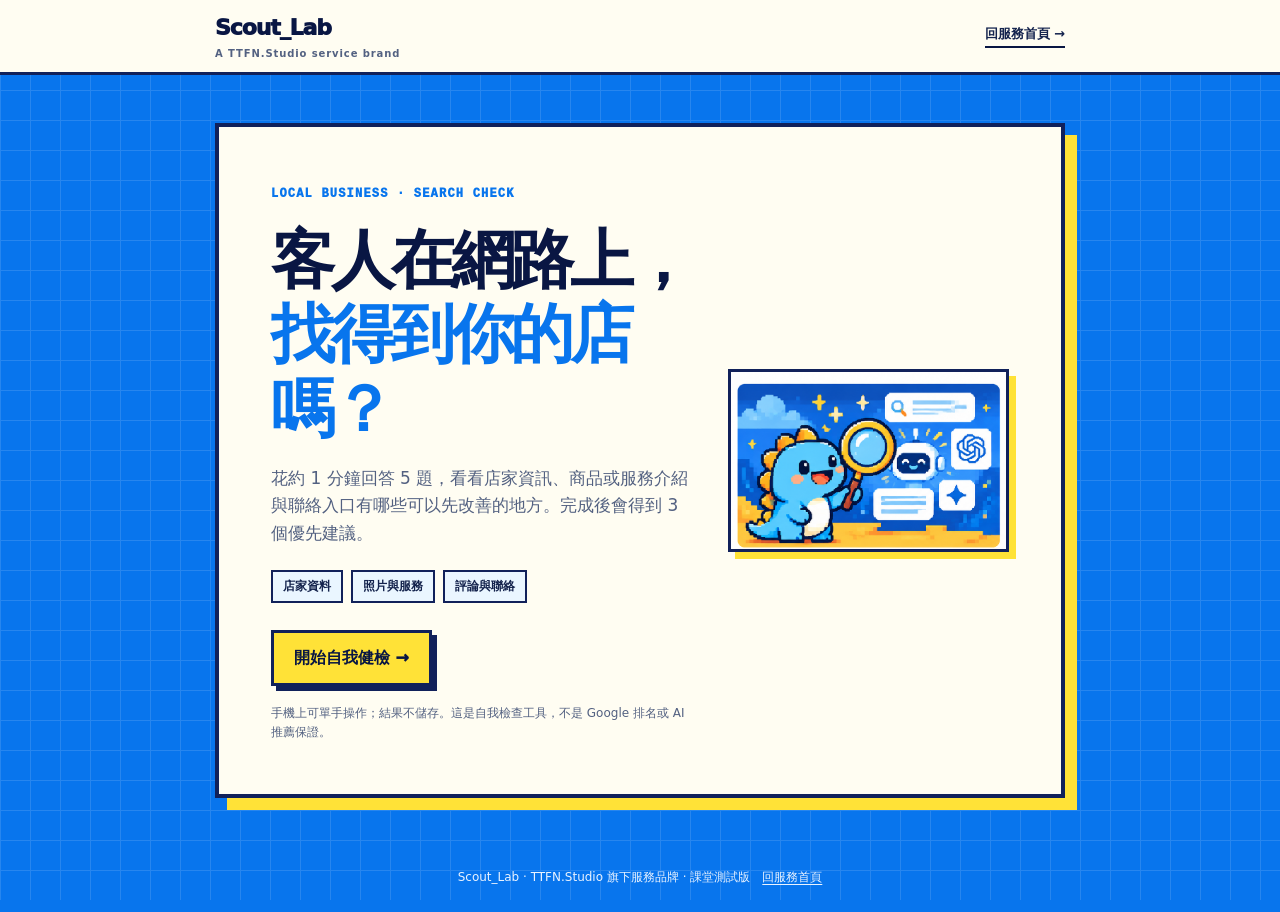
<file: scout-lab/check/index.html>
<!doctype html>
<html lang="zh-Hant">
<head>
  <meta charset="utf-8">
  <meta name="viewport" content="width=device-width, initial-scale=1">
  <meta name="description" content="店家一分鐘自我健檢：用五個問題檢查 Google 地圖資訊、照片、商品或服務說明、評論與預約聯絡入口，取得三個優先改善方向。">
  <meta name="theme-color" content="#0875ed">
  <title>店家 1 分鐘自我健檢｜Scout_Lab</title>
  <style>
    :root { --blue:#0875ed; --navy:#091643; --yellow:#ffe237; --orange:#ff6432; --cream:#fffdf2; --sky:#eaf6ff; --ink:#14234d; --muted:#536181; --line:#11215a; }
    * { box-sizing:border-box; }
    html { scroll-behavior:smooth; }
    body { margin:0; min-height:100vh; background:var(--blue); color:var(--ink); font-family:"Noto Sans TC","Microsoft JhengHei",system-ui,sans-serif; line-height:1.6; }
    body:before { content:""; position:fixed; inset:0; z-index:-1; opacity:.13; background-image:linear-gradient(#fff 1px,transparent 1px),linear-gradient(90deg,#fff 1px,transparent 1px); background-size:30px 30px; }
    [hidden] { display:none!important; }
    a { color:inherit; text-decoration:none; }
    button { font:inherit; cursor:pointer; }
    :focus-visible { outline:3px solid var(--orange); outline-offset:4px; }
    .wrap { width:min(850px,calc(100% - 32px)); margin-inline:auto; }
    .skip-link { position:absolute; top:-70px; left:12px; background:var(--yellow); padding:9px 14px; z-index:20; font-weight:900; }
    .skip-link:focus { top:10px; }
    .site-header { background:var(--cream); border-bottom:3px solid var(--line); }
    .header-inner { min-height:72px; display:flex; align-items:center; justify-content:space-between; gap:18px; }
    .brand { font-size:22px; font-weight:1000; letter-spacing:-.05em; color:var(--navy); white-space:nowrap; }
    .brand span { display:block; font-size:10px; letter-spacing:.09em; color:var(--muted); font-weight:800; }
    .back-link { font-size:13px; font-weight:900; border-bottom:2px solid var(--navy); padding-bottom:2px; }
    .page-main { padding-block:48px 70px; }
    .frame { background:var(--cream); border:4px solid var(--line); box-shadow:12px 12px 0 var(--yellow); }
    .intro, .question, .result { padding:clamp(26px,5vw,52px); }
    .eyebrow { color:var(--blue); font:1000 12px/1.4 ui-monospace,"Cascadia Mono",monospace; letter-spacing:.1em; text-transform:uppercase; }
    h1, h2, h3, p { margin-top:0; }
    h1 { margin:18px 0 18px; color:var(--navy); font-size:clamp(37px,7vw,64px); line-height:1.17; letter-spacing:-.065em; font-weight:1000; }
    h1 em { color:var(--blue); font-style:normal; }
    h2 { margin:13px 0 15px; color:var(--navy); font-size:clamp(29px,5vw,43px); line-height:1.25; letter-spacing:-.05em; font-weight:1000; }
    p { color:var(--muted); }
    .intro-grid { display:grid; grid-template-columns:1.2fr .8fr; align-items:center; gap:35px; }
    .intro-lead { font-size:17px; max-width:540px; }
    .intro-visual { min-width:0; border:3px solid var(--line); box-shadow:7px 7px 0 var(--yellow); aspect-ratio:1555/1011; overflow:hidden; }
    .intro-visual img { display:block; width:200%; max-width:none; height:auto; }
    .pill-row { display:flex; flex-wrap:wrap; gap:8px; margin:23px 0 27px; }
    .pill { padding:5px 10px; background:var(--sky); border:2px solid var(--line); font-size:12px; font-weight:900; }
    .button { display:inline-flex; align-items:center; justify-content:center; gap:8px; border:3px solid var(--line); background:var(--yellow); color:var(--navy); padding:12px 20px; min-height:52px; box-shadow:5px 5px 0 var(--line); font-weight:950; }
    @media (hover:hover) { .button:hover { transform:translate(-2px,-2px); box-shadow:7px 7px 0 var(--line); } }
    .button-blue { background:var(--blue); color:white; }
    .button-white { background:white; }
    .button:disabled { opacity:.55; cursor:not-allowed; transform:none; }
    .intro-note { margin:18px 0 0; font-size:12px; }
    .progress-top { display:flex; justify-content:space-between; gap:10px; color:var(--navy); font-size:13px; font-weight:950; }
    .progress-track { height:14px; margin:10px 0 34px; background:white; border:2px solid var(--line); }
    .progress-fill { height:100%; background:var(--yellow); width:0; transition:width .2s; }
    .question-panel { min-height:355px; }
    .question-count { color:var(--blue-deep,var(--blue)); font-size:12px; font-weight:1000; letter-spacing:.12em; }
    .question-help { font-size:15px; margin-bottom:25px; }
    .choices { display:grid; gap:12px; }
    .choice { width:100%; min-height:60px; display:flex; align-items:center; gap:14px; text-align:left; border:3px solid var(--line); background:white; padding:12px 18px; color:var(--ink); font-weight:850; box-shadow:4px 4px 0 #cfe5ff; }
    .choice:before { content:""; flex:0 0 19px; height:19px; background:var(--cream); border:2px solid var(--line); }
    .choice.selected { background:var(--yellow); box-shadow:5px 5px 0 var(--line); }
    @media (hover:hover) { .choice:hover { background:var(--yellow); box-shadow:5px 5px 0 var(--line); } }
    .choice.selected:before { content:"✓"; display:grid; place-items:center; font-size:13px; line-height:1; }
    .question-footer { display:flex; justify-content:space-between; align-items:center; gap:12px; margin-top:25px; }
    .quiet-button { border:0; background:none; color:var(--blue); text-decoration:underline; text-underline-offset:4px; padding:9px 0; font-weight:900; }
    .question-footer small { color:var(--muted); }
    .score-box { display:flex; align-items:baseline; gap:8px; padding:14px 20px; margin:19px 0 24px; width:max-content; max-width:100%; color:var(--navy); background:var(--yellow); border:3px solid var(--line); box-shadow:5px 5px 0 var(--line); }
    .score-box strong { font:1000 48px/1 ui-monospace,"Cascadia Mono",monospace; }
    .score-box span { font-weight:900; }
    .result-status { display:inline-block; margin-bottom:17px; padding:5px 10px; background:var(--sky); border:2px solid var(--line); color:var(--navy); font-size:13px; font-weight:950; }
    .shop-field { display:grid; gap:7px; margin:20px 0 6px; max-width:390px; color:var(--navy); font-size:14px; font-weight:900; }
    .shop-field input { width:100%; min-height:48px; border:2px solid var(--line); background:white; padding:9px 12px; color:var(--ink); font:inherit; font-weight:500; }
    .advice-list { display:grid; gap:12px; margin:18px 0 26px; }
    .advice { display:grid; grid-template-columns:36px 1fr; gap:12px; padding:16px; border:2px solid var(--line); background:white; }
    .advice b { display:grid; place-items:center; width:32px; height:32px; background:var(--yellow); border:2px solid var(--line); font:1000 14px/1 ui-monospace,monospace; }
    .advice p { margin:0; color:var(--ink); font-size:15px; }
    .result-actions { display:flex; flex-wrap:wrap; gap:13px; margin:20px 0 13px; }
    .status { min-height:22px; margin:0 0 10px; color:var(--blue); font-size:13px; font-weight:900; }
    .disclaimer { font-size:12px; margin:15px 0 0; }
    .site-footer { color:#eaf3ff; text-align:center; padding:0 18px 25px; font-size:12px; }
    .site-footer a { text-decoration:underline; text-underline-offset:3px; }
    @media(max-width:640px) {
      .page-main { padding-block:23px 45px; }
      .frame { box-shadow:7px 7px 0 var(--yellow); }
      .intro-grid { grid-template-columns:1fr; }
      .intro-visual { width:min(290px,100%); }
      .button { width:100%; }
      .result-actions { flex-direction:column; }
      .question-panel { min-height:0; }
      .question-footer { margin-top:19px; }
      .header-inner { min-height:65px; }
      .brand { font-size:20px; }
    }
    @media(prefers-reduced-motion:reduce) { html { scroll-behavior:auto; } .progress-fill, .button { transition:none; } }
  </style>
</head>
<body>
  <a class="skip-link" href="#main">跳到主要內容</a>
  <header class="site-header"><div class="wrap header-inner"><a class="brand" href="../">Scout_Lab<span>A TTFN.Studio service brand</span></a><a class="back-link" href="../">回服務首頁 →</a></div></header>
  <main class="page-main wrap" id="main">
    <section class="frame intro" id="intro" aria-labelledby="intro-title">
      <div class="intro-grid"><div><span class="eyebrow">Local business · Search check</span><h1 id="intro-title">客人在網路上，<br><em>找得到你的店嗎？</em></h1><p class="intro-lead">花約 1 分鐘回答 5 題，看看店家資訊、商品或服務介紹與聯絡入口有哪些可以先改善的地方。完成後會得到 3 個優先建議。</p><div class="pill-row"><span class="pill">店家資料</span><span class="pill">照片與服務</span><span class="pill">評論與聯絡</span></div><button class="button" id="start-button" type="button">開始自我健檢 →</button><p class="intro-note">手機上可單手操作；結果不儲存。這是自我檢查工具，不是 Google 排名或 AI 推薦保證。</p></div><div class="intro-visual"><img src="../assets/scout-scenes.png" width="1555" height="1011" alt="Scout_Lab 小恐龍拿著放大鏡探索搜尋線索"></div></div>
    </section>
    <section class="frame question" id="quiz" aria-labelledby="quiz-title" hidden>
      <div class="progress-top"><span id="quiz-title">店家自我健檢</span><span id="progress-text">第 1 題／共 5 題</span></div><div class="progress-track" role="progressbar" aria-label="測驗進度" aria-valuemin="0" aria-valuemax="5" aria-valuenow="0" id="progress-track"><div class="progress-fill" id="progress-fill"></div></div>
      <div class="question-panel" data-question="0"><span class="question-count">QUESTION 01 / 05</span><h2>Google 地圖上的店家資料完整嗎？</h2><p class="question-help">想想營業時間、地址、電話和主要服務，客人能不能一次查清楚。</p><div class="choices"><button class="choice" type="button" data-score="2">資料完整，而且最近有檢查更新</button><button class="choice" type="button" data-score="1">Google 地圖找得到我的店，但有些資料可能過期</button><button class="choice" type="button" data-score="0">Google 地圖上找不到我的店，或不確定資料對不對</button></div></div>
      <div class="question-panel" data-question="1" hidden><span class="question-count">QUESTION 02 / 05</span><h2>客人看得到近期的店面、商品或服務照片嗎？</h2><p class="question-help">照片可以幫客人了解你的店；使用顧客照片前要取得同意。</p><div class="choices"><button class="choice" type="button" data-score="2">有清楚照片，近期也有更新</button><button class="choice" type="button" data-score="1">有照片，但很久沒更新</button><button class="choice" type="button" data-score="0">幾乎沒有照片，或看不出提供什麼</button></div></div>
      <div class="question-panel" data-question="2" hidden><span class="question-count">QUESTION 03 / 05</span><h2>主要商品或服務與價格資訊容易找到嗎？</h2><p class="question-help">若價格依需求變動，至少能否找到起價、計價方式或詢問流程？</p><div class="choices"><button class="choice" type="button" data-score="2">內容與價格／計價方式都清楚</button><button class="choice" type="button" data-score="1">有介紹商品或服務，但價格或流程不清楚</button><button class="choice" type="button" data-score="0">網路上很難查到提供什麼與如何計價</button></div></div>
      <div class="question-panel" data-question="3" hidden><span class="question-count">QUESTION 04 / 05</span><h2>店家有留意並回覆 Google 評論嗎？</h2><p class="question-help">不用追求大量評論；重點是如實回應已有的顧客意見。</p><div class="choices"><button class="choice" type="button" data-score="2">有定期查看並回覆已有評論</button><button class="choice" type="button" data-score="1">偶爾回覆，但沒有固定查看</button><button class="choice" type="button" data-score="0">幾乎沒留意，或不知道去哪裡看</button></div></div>
      <div class="question-panel" data-question="4" hidden><span class="question-count">QUESTION 05 / 05</span><h2>搜尋到店後，客人能快速聯絡、預約或下單嗎？</h2><p class="question-help">從 Google 地圖或網站出發，能不能很快找到 LINE、電話、預約或購買方式？</p><div class="choices"><button class="choice" type="button" data-score="2">入口明顯，步驟也清楚</button><button class="choice" type="button" data-score="1">能聯絡、預約或下單，但入口不明顯</button><button class="choice" type="button" data-score="0">沒有固定入口，或客人常問怎麼聯絡</button></div></div>
      <div class="question-footer"><button type="button" class="quiet-button" id="back-button">← 回上一題</button><small>選一個最接近現況的答案</small></div>
    </section>
    <section class="frame result" id="result" aria-labelledby="result-title" hidden><span class="eyebrow">Your scout report</span><h2 id="result-title">你的第一份搜尋線索整理好了。</h2><div class="score-box"><strong id="score-value">0</strong><span>／10 分</span></div><span class="result-status" id="result-status"></span><p>這是依你的回答整理的自我檢查結果。先從下面三件事挑一件做，比一次改完整個網站更容易開始。</p><div class="advice-list" id="advice-list"></div><label class="shop-field" for="shop-name">店名（選填，複製結果時會一起帶入）<input id="shop-name" type="text" maxlength="80" autocomplete="organization" placeholder="例如：小樹咖啡館"></label><div class="result-actions"><button class="button" type="button" id="copy-button">複製結果 →</button><a class="button button-blue" href="https://line.me/R/ti/p/%40280atokq" target="_blank" rel="noopener noreferrer">加 LINE 討論 ↗</a><button class="button button-white" type="button" id="restart-button">重新測一次</button></div><p class="status" id="copy-status" role="status" aria-live="polite"></p><p class="disclaimer">結果只在此頁計算，不會儲存或傳送。這不是正式搜尋排名診斷，也不保證改善後的排名或 AI 曝光。</p></section>
    <noscript><p class="frame" style="padding:20px">請啟用 JavaScript 以完成互動測驗。上方五題的內容仍可在網頁原始碼中閱讀。</p></noscript>
  </main>
  <footer class="site-footer">Scout_Lab · TTFN.Studio 旗下服務品牌 · 課堂測試版　<a href="../">回服務首頁</a></footer>
  <script>
    const intro = document.getElementById('intro');
    const quiz = document.getElementById('quiz');
    const result = document.getElementById('result');
    const panels = [...document.querySelectorAll('[data-question]')];
    const answers = Array(panels.length).fill(null);
    let current = 0;
    const suggestions = [
      '先檢查 Google 地圖上的店家資料（Google 商家檔案）：營業時間、地址、電話和服務項目是否正確。',
      '補上近期的店面、商品或服務照片；若使用顧客照片，先取得同意。',
      '把主要商品或服務、價格或計價方式，以及詢問流程寫在容易找到的頁面。',
      '定期查看 Google 評論，誠實回覆已有的顧客意見。',
      '從 Google 地圖上的店家資料與網站各走一次聯絡、預約或下單流程，讓 LINE、電話、預約或購買入口更明顯。'
    ];
    const maintenanceTips = [
      '每月檢查營業時間、商品或服務資訊與聯絡方式是否仍正確。',
      '記錄客人最近常問的問題，補進網站或商家檔案。',
      '觀察搜尋曝光、網站點擊、來電或導航等訊號，再決定下一步。'
    ];
    function showQuestion(index) {
      current = index;
      intro.hidden = true;
      result.hidden = true;
      quiz.hidden = false;
      panels.forEach((panel, i) => {
        panel.hidden = i !== index;
        panel.querySelectorAll('.choice').forEach(choice => choice.classList.toggle('selected', Number(choice.dataset.score) === answers[i]));
      });
      document.getElementById('progress-text').textContent = `第 ${index + 1} 題／共 ${panels.length} 題`;
      document.getElementById('progress-fill').style.width = `${(index + 1) / panels.length * 100}%`;
      document.getElementById('progress-track').setAttribute('aria-valuenow', String(index + 1));
      document.getElementById('back-button').textContent = index === 0 ? '← 回測驗說明' : '← 回上一題';
      quiz.scrollIntoView({ block:'start', behavior:'smooth' });
      panels[index].querySelector('h2').setAttribute('tabindex','-1');
      panels[index].querySelector('h2').focus({ preventScroll:true });
    }
    function getReport() {
      const total = answers.reduce((sum, value) => sum + value, 0);
      const order = [0, 2, 4, 1, 3];
      const weakest = order.map(i => ({ i, score:answers[i] })).sort((a,b) => a.score - b.score || order.indexOf(a.i) - order.indexOf(b.i));
      const advice = weakest.filter(item => item.score < 2).slice(0,3).map(item => suggestions[item.i]);
      for (const tip of maintenanceTips) if (advice.length < 3) advice.push(tip);
      return { total, advice };
    }
    function showResult() {
      const { total, advice } = getReport();
      intro.hidden = true;
      quiz.hidden = true;
      result.hidden = false;
      document.getElementById('score-value').textContent = String(total);
      document.getElementById('result-status').textContent = total >= 8 ? '基礎資訊很完整，接著持續維護' : total >= 5 ? '已有基礎，先補最重要的缺口' : '先從店家基本資訊開始整理';
      const list = document.getElementById('advice-list');
      list.replaceChildren();
      advice.forEach((tip, index) => {
        const item = document.createElement('div');
        item.className = 'advice';
        const number = document.createElement('b');
        number.textContent = String(index + 1).padStart(2,'0');
        const text = document.createElement('p');
        text.textContent = tip;
        item.append(number, text);
        list.append(item);
      });
      document.getElementById('copy-status').textContent = '';
      result.scrollIntoView({ block:'start', behavior:'smooth' });
      document.getElementById('result-title').setAttribute('tabindex','-1');
      document.getElementById('result-title').focus({ preventScroll:true });
    }
    async function copyText(text) {
      try { await navigator.clipboard.writeText(text); return true; }
      catch {
        const helper = document.createElement('textarea');
        helper.value = text;
        helper.style.position = 'fixed';
        helper.style.opacity = '0';
        document.body.appendChild(helper);
        helper.select();
        const copied = document.execCommand('copy');
        helper.remove();
        return copied;
      }
    }
    document.getElementById('start-button').addEventListener('click', () => showQuestion(0));
    panels.forEach((panel, index) => panel.querySelectorAll('.choice').forEach(choice => choice.addEventListener('click', () => {
      answers[index] = Number(choice.dataset.score);
      if (index < panels.length - 1) showQuestion(index + 1); else showResult();
    })));
    document.getElementById('back-button').addEventListener('click', () => {
      if (current > 0) showQuestion(current - 1);
      else { quiz.hidden = true; intro.hidden = false; intro.scrollIntoView({ block:'start', behavior:'smooth' }); }
    });
    document.getElementById('restart-button').addEventListener('click', () => {
      answers.fill(null);
      document.getElementById('shop-name').value = '';
      result.hidden = true;
      intro.hidden = false;
      intro.scrollIntoView({ block:'start', behavior:'smooth' });
    });
    document.getElementById('copy-button').addEventListener('click', async () => {
      const { total, advice } = getReport();
      const shopName = document.getElementById('shop-name').value.trim();
      const text = `Scout_Lab 店家自我健檢\n店名：${shopName || '（請自行填寫）'}\n分數：${total}/10\n優先建議：\n${advice.map((tip,i) => `${i+1}. ${tip}`).join('\n')}\n\n結果僅供初步整理，不保證搜尋排名或 AI 曝光。`;
      const copied = await copyText(text);
      document.getElementById('copy-status').textContent = copied ? (shopName ? '已複製結果，可以貼到 LINE 對話中。' : '已複製結果；貼到 LINE 前記得補上店名。') : '瀏覽器未允許複製，請手動截圖保存結果。';
    });
  </script>
</body>
</html>
</file>
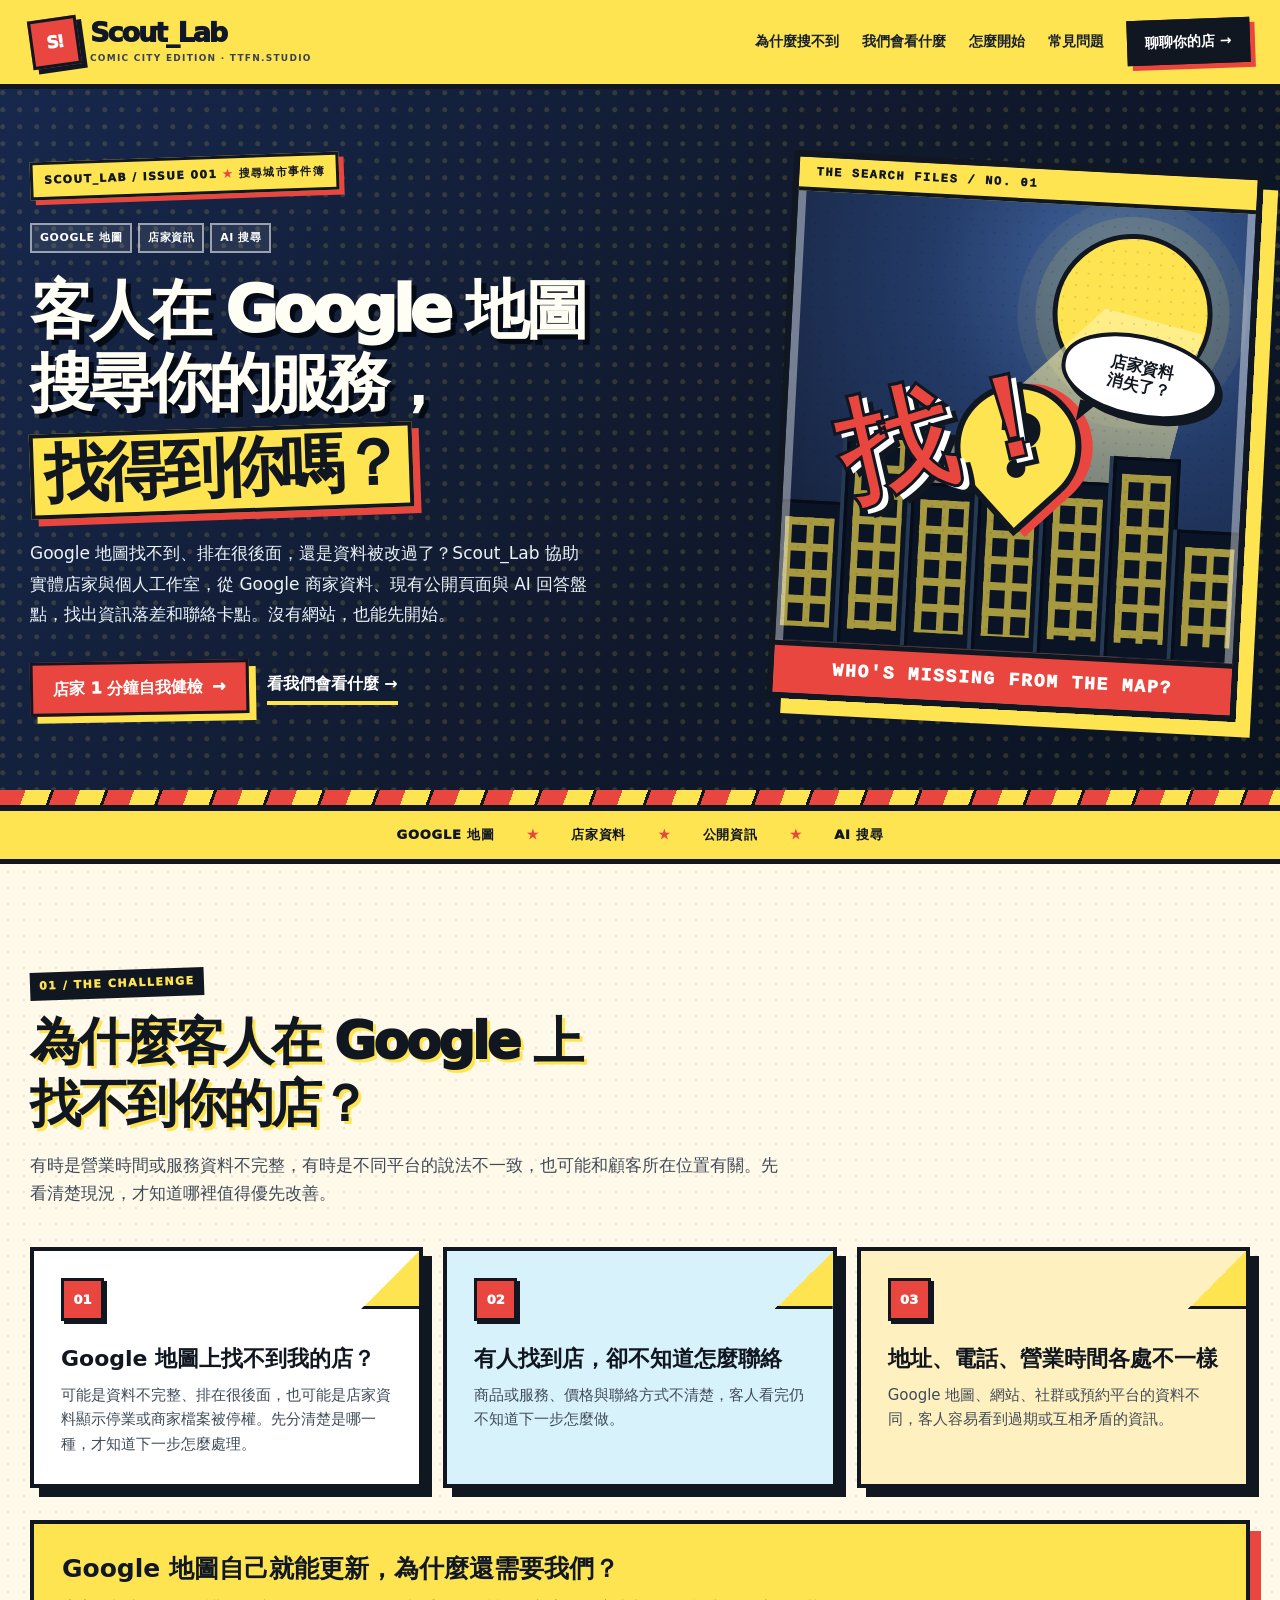
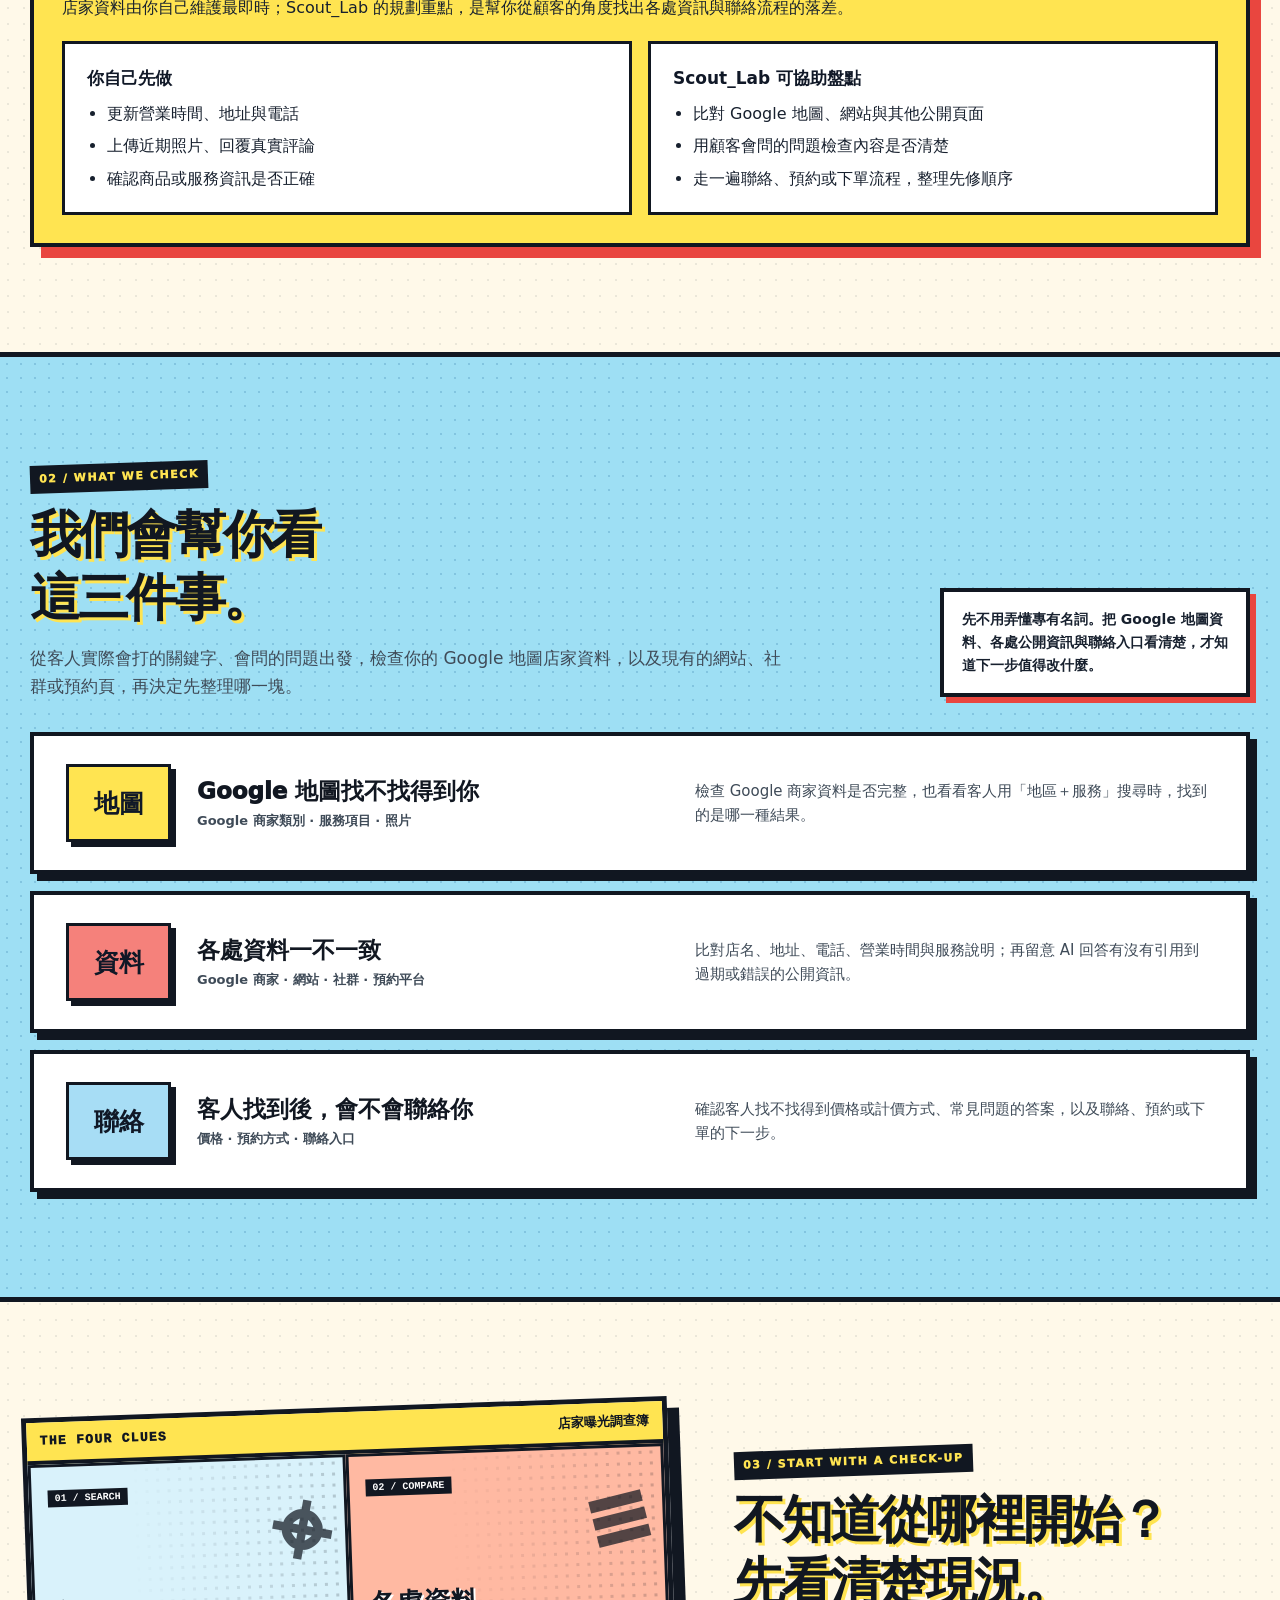
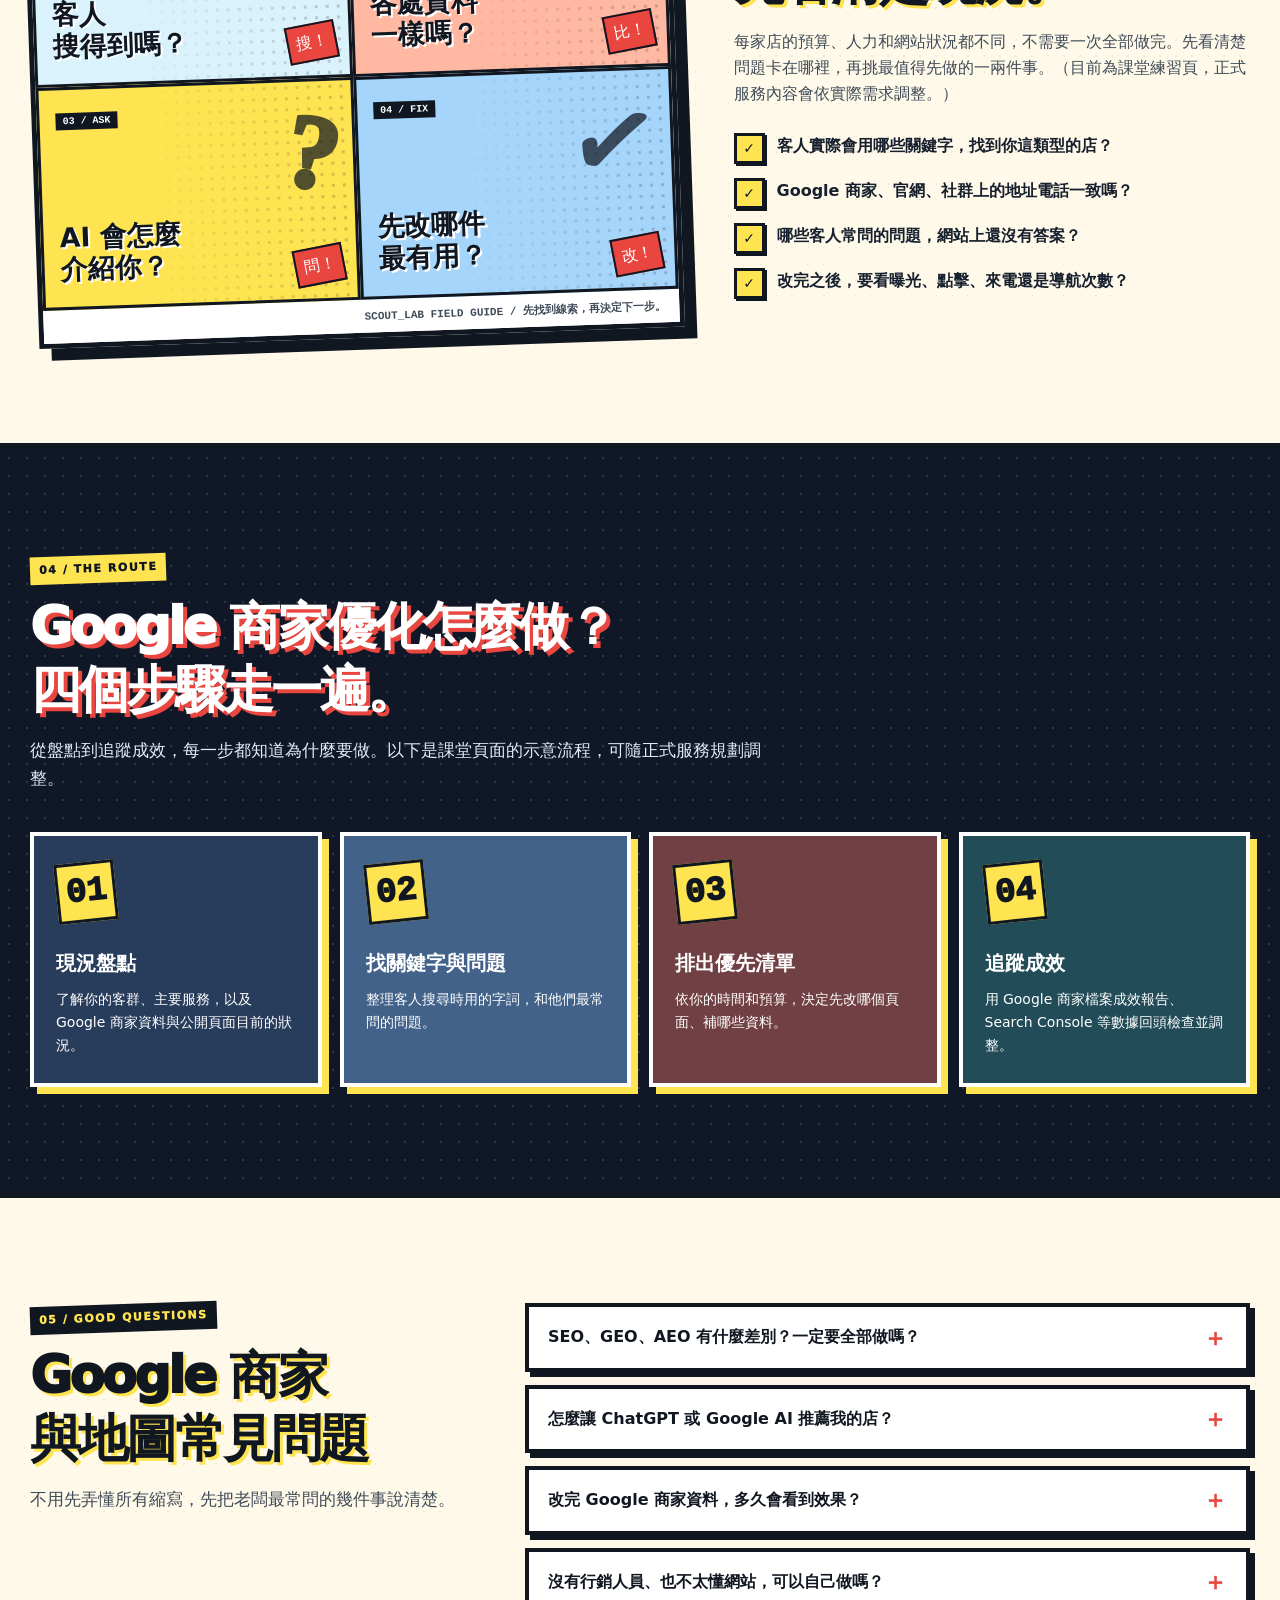
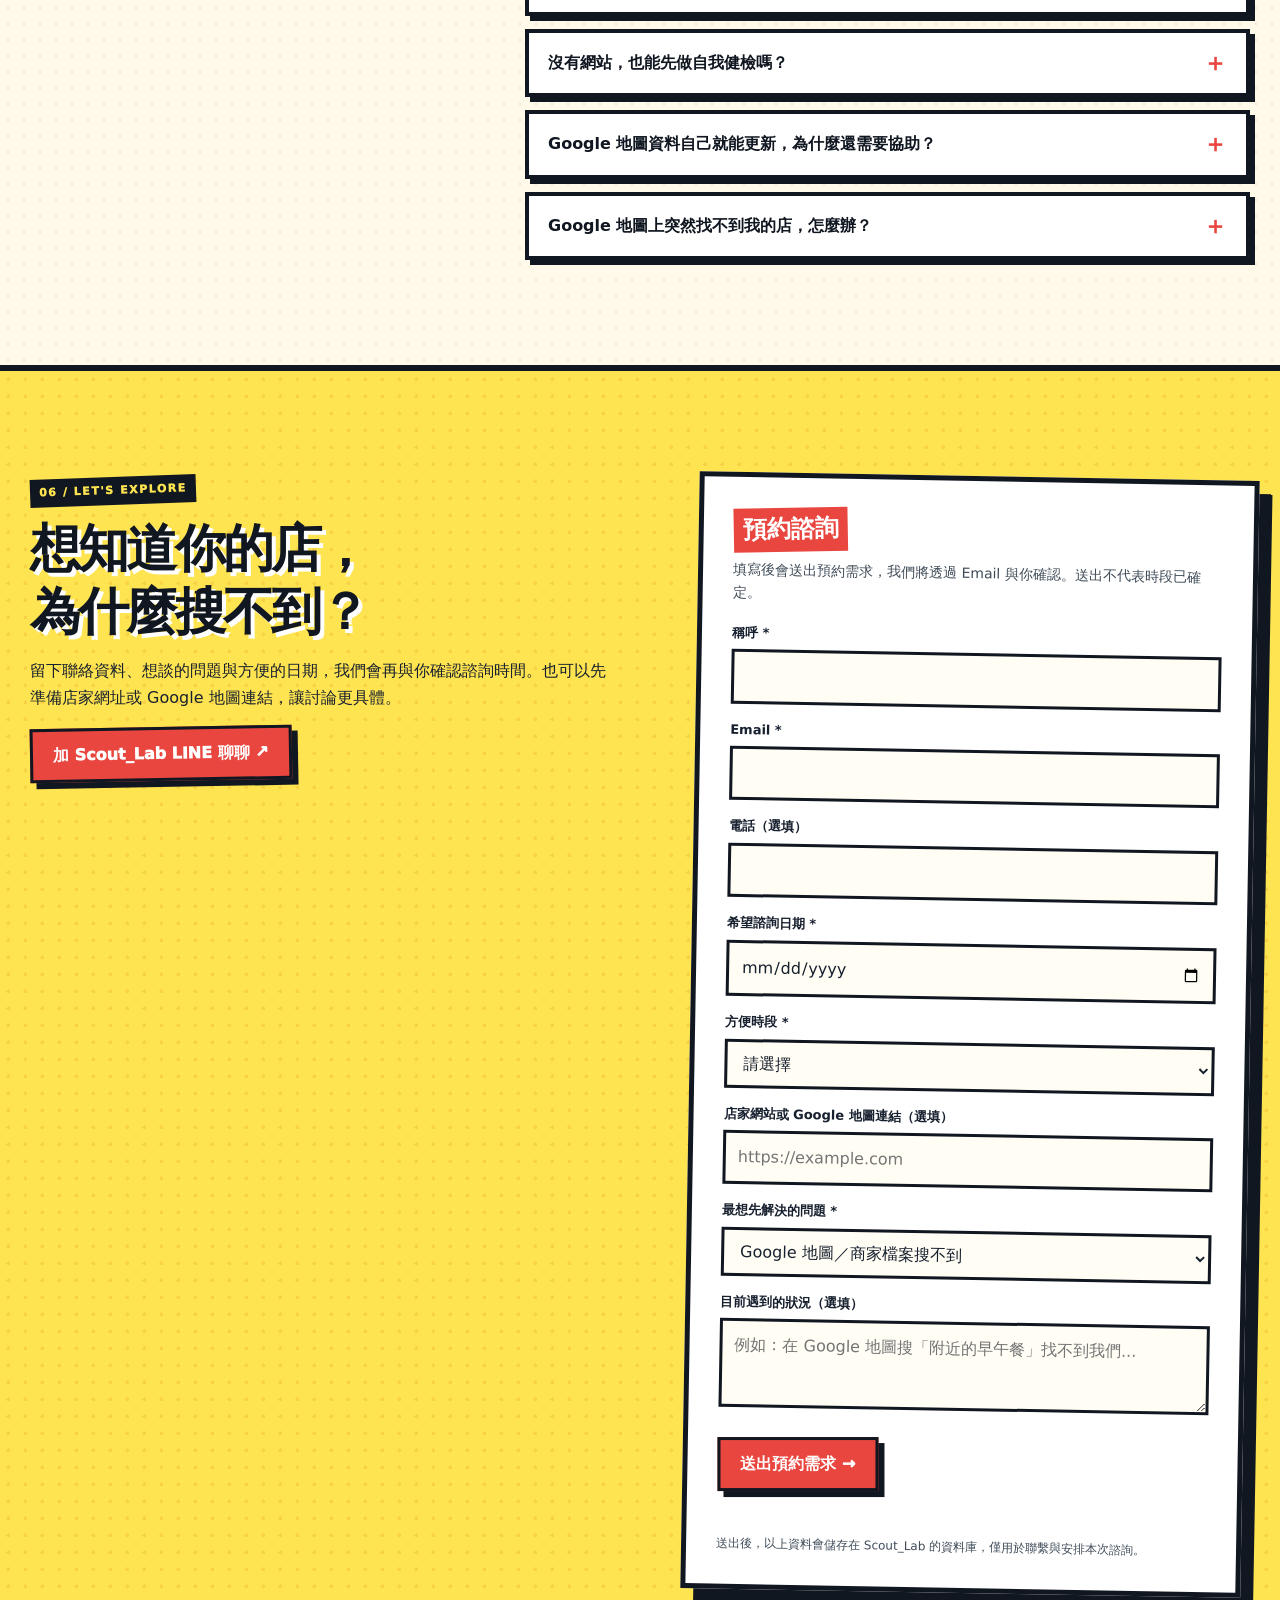
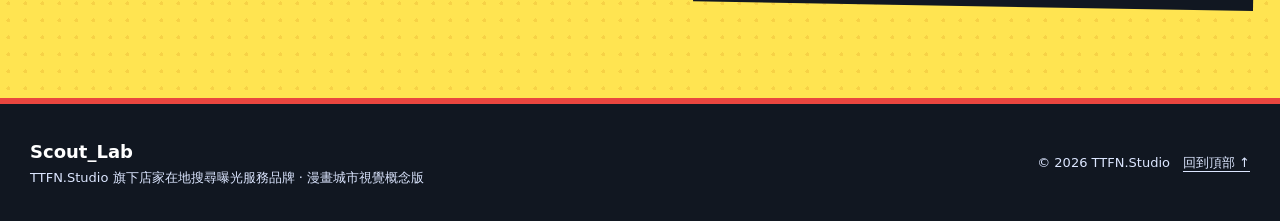
<file: scout-lab/index-comic.html>
<!doctype html>
<html lang="zh-Hant">
<head>
  <meta charset="utf-8">
  <meta name="viewport" content="width=device-width, initial-scale=1">
  <meta name="description" content="Google 地圖找不到你的店，或排在很後面？Scout_Lab 協助實體店家與個人工作室檢查 Google 商家資料、網站與其他公開資訊，找出資料落差和聯絡卡點，整理優先修改清單；沒有網站也能先開始。">
  <meta name="theme-color" content="#ffe451">
  <title>Scout_Lab｜漫畫城市版・Google 地圖與店家曝光健檢</title>
  <style>
    :root {
      --blue:#0875ed; --blue-deep:#064ab3; --navy:#091643; --yellow:#ffe237;
      --orange:#ff6432; --cream:#fffdf2; --sky:#eaf6ff; --line:#11215a;
      --ink:#14234d; --muted:#536181; --white:#fff;
    }
    * { box-sizing:border-box; }
    html { scroll-behavior:smooth; }
    body { margin:0; background:var(--cream); color:var(--ink); font-family:"Noto Sans TC","Microsoft JhengHei",system-ui,sans-serif; line-height:1.65; }
    img { max-width:100%; display:block; }
    a { color:inherit; text-decoration:none; }
    button, select, textarea, input { font:inherit; }
    button, a { -webkit-tap-highlight-color:transparent; }
    :focus-visible { outline:3px solid var(--orange); outline-offset:4px; }
    .skip-link { position:absolute; top:-80px; left:16px; z-index:30; padding:10px 16px; background:var(--yellow); color:var(--navy); font-weight:900; }
    .skip-link:focus { top:10px; }
    .wrap { width:min(1180px, calc(100% - 40px)); margin-inline:auto; }
    .pixel-shadow { box-shadow:7px 7px 0 var(--line); }
    .site-header { position:sticky; top:0; z-index:20; background:rgba(255,253,242,.96); border-bottom:3px solid var(--line); backdrop-filter:blur(12px); }
    .header-inner { min-height:78px; display:flex; align-items:center; justify-content:space-between; gap:22px; }
    .brand { display:inline-flex; gap:11px; align-items:center; min-width:0; }
    .brand-mark { width:37px; height:37px; display:grid; place-items:center; background:var(--yellow); border:3px solid var(--line); box-shadow:4px 4px 0 var(--line); color:var(--navy); font-size:23px; font-weight:1000; transform:rotate(-5deg); }
    .brand-name { display:block; color:var(--navy); font-size:24px; font-weight:1000; line-height:1; letter-spacing:-.06em; }
    .brand-parent { display:block; margin-top:5px; color:var(--muted); font-size:10px; font-weight:800; letter-spacing:.08em; }
    .nav { display:flex; align-items:center; gap:29px; font-size:14px; font-weight:800; }
    .nav a:not(.nav-cta):hover { color:var(--blue-deep); }
    .nav-cta { background:var(--yellow); border:2px solid var(--line); padding:9px 16px; box-shadow:4px 4px 0 var(--line); white-space:nowrap; }
    @media (hover:hover) { .nav-cta:hover, .button:hover { transform:translate(-2px,-2px); box-shadow:6px 6px 0 var(--line); } }
    .menu-button { display:none; border:2px solid var(--line); background:var(--yellow); color:var(--navy); width:44px; height:44px; font-size:24px; font-weight:900; }
    .hero { overflow:hidden; background:var(--blue); color:white; border-bottom:4px solid var(--line); position:relative; }
    .hero:before { content:""; position:absolute; inset:0; opacity:.14; background-image:linear-gradient(#fff 1px,transparent 1px),linear-gradient(90deg,#fff 1px,transparent 1px); background-size:34px 34px; mask-image:linear-gradient(90deg, transparent, black); }
    .hero-grid { position:relative; display:grid; grid-template-columns:1.03fr .97fr; gap:56px; align-items:center; padding-block:76px 83px; min-height:640px; }
    .eyebrow { display:inline-flex; align-items:center; flex-wrap:wrap; gap:6px 9px; font-size:12px; font-weight:900; letter-spacing:.17em; text-transform:uppercase; }
    .eyebrow:before { content:""; flex:0 0 12px; width:12px; height:12px; background:var(--yellow); box-shadow:3px 3px 0 var(--line); }
    .eyebrow span { white-space:nowrap; }
    .hero h1 { max-width:650px; font-size:clamp(42px,4.5vw,60px); line-height:1.16; letter-spacing:-.07em; margin:22px 0 24px; font-weight:1000; text-wrap:balance; }
    .hero h1 em { color:var(--yellow); font-style:normal; white-space:nowrap; }
    .hero-lead { max-width:560px; color:#e7f4ff; font-size:18px; margin:0 0 31px; }
    .hero-actions { display:flex; flex-wrap:wrap; align-items:center; gap:18px; }
    .button { display:inline-flex; align-items:center; justify-content:center; gap:9px; min-height:49px; padding:11px 20px; border:2px solid var(--line); background:var(--yellow); color:var(--navy); box-shadow:4px 4px 0 var(--line); font-weight:900; cursor:pointer; transition:transform .18s,box-shadow .18s; }
    .button-white { background:white; }
    .text-link { color:white; font-weight:850; border-bottom:2px solid var(--yellow); padding-bottom:3px; }
    .hero-art { position:relative; width:100%; max-width:490px; justify-self:end; }
    .hero-art-window { width:100%; aspect-ratio:1555/1011; overflow:hidden; border:4px solid var(--line); background:var(--navy); box-shadow:13px 13px 0 var(--yellow); }
    .hero-art-window img { width:200%; max-width:none; height:auto; }
    .art-note { position:absolute; bottom:-19px; left:-20px; background:white; color:var(--navy); border:3px solid var(--line); padding:8px 13px; font-size:12px; font-weight:900; box-shadow:5px 5px 0 var(--line); transform:rotate(-4deg); }
    .ticker { background:var(--yellow); border-bottom:3px solid var(--line); overflow:hidden; }
    .ticker-line { display:flex; justify-content:center; flex-wrap:wrap; gap:14px 32px; padding:13px 20px; font-size:13px; font-weight:950; color:var(--navy); letter-spacing:.06em; }
    .ticker-line span:not(:last-child):after { content:"✦"; margin-left:32px; color:var(--orange); }
    .section { padding-block:94px; }
    .section-head { max-width:760px; margin-bottom:40px; }
    .kicker { display:block; color:var(--blue-deep); font-size:12px; font-weight:1000; letter-spacing:.18em; text-transform:uppercase; }
    .section h2 { margin:12px 0 16px; color:var(--navy); font-size:clamp(32px,4vw,51px); letter-spacing:-.055em; line-height:1.25; font-weight:1000; text-wrap:balance; }
    .section-head p { color:var(--muted); font-size:17px; margin:0; }
    .challenge-grid { display:grid; grid-template-columns:repeat(3,1fr); gap:20px; }
    .challenge-card { padding:27px; background:white; border:3px solid var(--line); box-shadow:7px 7px 0 #cce9ff; }
    .card-number { display:inline-grid; place-items:center; width:37px; height:37px; background:var(--yellow); border:2px solid var(--line); font-size:13px; font-weight:1000; }
    .challenge-card h3 { font-size:22px; line-height:1.35; margin:23px 0 9px; color:var(--navy); }
    .challenge-card p { color:var(--muted); margin:0; font-size:15px; }
    .difference-note { margin-top:32px; padding:28px; background:var(--yellow); border:3px solid var(--line); box-shadow:7px 7px 0 var(--line); }
    .difference-note h3 { margin:0 0 9px; color:var(--navy); font-size:25px; line-height:1.35; text-wrap:balance; }
    .difference-note > p { margin:0 0 20px; max-width:940px; font-size:16px; }
    .difference-grid { display:grid; grid-template-columns:1fr 1fr; gap:16px; }
    .difference-card { padding:20px 22px; background:white; border:2px solid var(--line); }
    .difference-card h4 { margin:0 0 9px; color:var(--navy); font-size:17px; }
    .difference-card ul { margin:0; padding-left:20px; }
    .difference-card li + li { margin-top:6px; }
    .blue-panel { background:var(--sky); border-block:3px solid var(--line); }
    .service-intro { display:flex; align-items:end; justify-content:space-between; gap:30px; }
    .service-intro .section-head { margin-bottom:32px; }
    .service-intro aside { margin-bottom:35px; max-width:310px; padding:16px 18px; border-left:5px solid var(--orange); background:white; font-size:14px; font-weight:700; color:var(--ink); }
    .service-list { display:grid; gap:17px; }
    .service-row { display:grid; grid-template-columns:105px 1fr 1.1fr; align-items:center; gap:30px; padding:28px 32px; background:white; border:3px solid var(--line); }
    .service-code { display:grid; place-items:center; min-height:78px; border:3px solid var(--line); background:var(--yellow); color:var(--navy); font:1000 25px/1 "Noto Sans TC","Microsoft JhengHei",system-ui,sans-serif; box-shadow:5px 5px 0 var(--line); }
    .service-row:nth-child(2) .service-code { background:#86e8ec; }
    .service-row:nth-child(3) .service-code { background:#ffc199; }
    .service-title { font-size:23px; line-height:1.25; color:var(--navy); margin:0; font-weight:950; }
    .service-title small { display:block; margin-top:7px; color:var(--muted); font-size:13px; font-weight:750; }
    .service-row p { margin:0; color:var(--muted); font-size:15px; }
    .visual-section { display:grid; grid-template-columns:1fr .8fr; gap:58px; align-items:center; }
    .visual-frame { margin:0; border:3px solid var(--line); background:white; padding:10px; box-shadow:9px 9px 0 var(--yellow); }
    .visual-frame a { display:block; cursor:zoom-in; }
    .visual-frame img { width:100%; height:auto; }
    .visual-frame figcaption { padding:8px 3px 2px; color:var(--muted); font-size:12px; font-weight:800; text-align:right; }
    .visual-copy p { color:var(--muted); font-size:16px; }
    .visual-copy ul { list-style:none; padding:0; margin:25px 0 0; display:grid; gap:12px; }
    .visual-copy li { display:flex; gap:12px; align-items:start; font-weight:750; }
    .visual-copy li:before { content:"✓"; display:grid; place-items:center; flex:0 0 25px; height:25px; color:var(--navy); background:var(--yellow); border:2px solid var(--line); font-size:14px; }
    .route { background:var(--navy); color:white; border-block:4px solid var(--line); }
    .route .section h2, .route .kicker { color:white; }
    .route .section-head p { color:#cbd8ff; }
    .route-grid { display:grid; grid-template-columns:repeat(4,1fr); gap:18px; }
    .route-step { border:2px solid #8ea8ff; padding:26px 22px; background:#14275e; }
    .route-step b { color:var(--yellow); font:1000 34px/1 ui-monospace,"Cascadia Mono",monospace; }
    .route-step h3 { margin:25px 0 8px; color:white; font-size:20px; }
    .route-step p { margin:0; color:#cbd8ff; font-size:14px; }
    .faq-grid { display:grid; grid-template-columns:.75fr 1.25fr; gap:60px; }
    .faq-grid .section-head { margin:0; }
    .faq-items { display:grid; gap:13px; }
    .faq-items details { border:2px solid var(--line); background:white; padding:0 19px; }
    .faq-items summary { display:flex; justify-content:space-between; align-items:center; gap:18px; cursor:pointer; list-style:none; padding:17px 0; font-weight:900; color:var(--navy); }
    .faq-items summary::-webkit-details-marker { display:none; }
    .faq-items summary:after { content:"＋"; color:var(--blue-deep); font-size:24px; line-height:1; }
    .faq-items details[open] summary:after { content:"−"; }
    .faq-items p { margin:0 0 20px; color:var(--muted); font-size:15px; }
    .faq-items p a { color:var(--blue-deep); text-decoration:underline; text-underline-offset:3px; font-weight:800; }
    .contact { background:var(--yellow); border-top:4px solid var(--line); }
    .contact-grid { display:grid; grid-template-columns:1fr .95fr; gap:70px; align-items:start; }
    .contact .kicker { color:var(--navy); }
    .contact p { color:var(--ink); }
    .contact h2 { max-width:560px; }
    .contact-card { border:3px solid var(--line); background:white; padding:30px; box-shadow:9px 9px 0 var(--line); }
    .contact-card h3 { margin:0 0 7px; color:var(--navy); font-size:24px; }
    .contact-card p { margin:0 0 18px; color:var(--muted); font-size:14px; }
    .field { margin:15px 0; }
    .field label { display:block; margin-bottom:6px; color:var(--ink); font-size:13px; font-weight:850; }
    .field input, .field select, .field textarea { width:100%; padding:11px 12px; background:#fbfdff; border:2px solid #b6c2dd; border-radius:0; color:var(--ink); }
    .field textarea { resize:vertical; min-height:89px; }
    .form-actions { display:flex; flex-wrap:wrap; gap:13px; align-items:center; margin-top:20px; }
    .form-note { font-size:12px!important; margin:14px 0 0!important; }
    .form-status { min-height:20px; font-size:13px; font-weight:800; color:var(--blue-deep)!important; margin:10px 0 0!important; }
    .form-status.is-error { color:#a32121!important; }
    .site-footer { background:var(--navy); color:#dce6ff; padding:33px 0; }
    .mobile-line { display:none; }
    .mobile-line.is-hidden { display:none; }
    .footer-grid { display:flex; align-items:center; justify-content:space-between; gap:20px; font-size:13px; }
    .footer-grid strong { color:white; font-size:18px; }
    .footer-grid a { text-decoration:underline; text-underline-offset:4px; }
    @media(max-width:900px) {
      .hero-grid { gap:30px; min-height:auto; }
      .hero-art { max-width:380px; }
      .service-row { grid-template-columns:85px 1fr; gap:18px 26px; }
      .service-row p { grid-column:2; }
      .route-grid { grid-template-columns:repeat(2,1fr); }
      .visual-section { gap:35px; }
      .contact-grid { gap:32px; }
    }
    @media(max-width:700px) {
      .header-inner { min-height:69px; }
      .brand-name { font-size:21px; }
      .menu-button { display:block; }
      .nav { display:none; position:absolute; top:100%; left:0; right:0; background:var(--cream); border-bottom:3px solid var(--line); padding:18px 20px 23px; flex-direction:column; align-items:stretch; gap:0; }
      .nav.open { display:flex; }
      .nav a { padding:12px; }
      .nav-cta { text-align:center; margin-top:8px; }
      .hero-grid, .visual-section, .faq-grid, .contact-grid { grid-template-columns:1fr; }
      .hero-grid { padding-block:63px 73px; gap:50px; }
      .hero-art { justify-self:center; width:min(380px,88%); }
      .hero h1 { font-size:clamp(42px,10vw,62px); }
      .hero-lead { font-size:16px; }
      .section { padding-block:70px; }
      .challenge-grid { grid-template-columns:1fr; }
      .difference-grid { grid-template-columns:1fr; }
      .service-intro { display:block; }
      .service-intro aside { max-width:none; }
      .faq-grid { gap:25px; }
      .ticker-line { gap:5px 16px; }
      .ticker-line span:not(:last-child):after { margin-left:16px; }
      .footer-grid { flex-direction:column; align-items:start; }
      body { padding-bottom:calc(76px + env(safe-area-inset-bottom)); }
      .mobile-line { display:flex; justify-content:center; align-items:center; position:fixed; z-index:25; left:16px; right:16px; bottom:calc(10px + env(safe-area-inset-bottom)); min-height:52px; border:2px solid var(--line); background:white; color:var(--navy); box-shadow:4px 4px 0 var(--line); font-weight:900; }
    }
    @media(max-width:470px) {
      .wrap { width:calc(100% - 32px); max-width:1180px; }
      .hero h1 { font-size:42px; }
      .hero-art { width:88%; }
      .art-note { left:-12px; font-size:10px; }
      .service-row { grid-template-columns:1fr; padding:23px; }
      .service-code { width:91px; min-height:64px; }
      .service-row p { grid-column:auto; }
      .route-grid { grid-template-columns:1fr; }
      .contact-card { padding:23px; }
    }
    @media(prefers-reduced-motion:reduce) { html { scroll-behavior:auto; } .button { transition:none; } }
  </style>
  <link rel="stylesheet" href="comic.css">
  <script type="application/ld+json">
{
  "@context": "https://schema.org",
  "@type": "FAQPage",
  "mainEntity": [
    {
      "@type": "Question",
      "name": "SEO、GEO、AEO 有什麼差別？一定要全部做嗎？",
      "acceptedAnswer": {
        "@type": "Answer",
        "text": "SEO 協助 Google 理解你的店與服務，GEO 著重整理 AI 可能參考的公開資訊，AEO 把客人常問的問題寫成清楚答案。不需要一次全做，先檢查 Google 地圖上的店家資料和現有公開頁面。"
      }
    },
    {
      "@type": "Question",
      "name": "怎麼讓 ChatGPT 或 Google AI 推薦我的店？",
      "acceptedAnswer": {
        "@type": "Answer",
        "text": "沒有人能保證 AI 推薦。可以先檢查店名、地址、服務等公開資訊是否正確一致，修正過期來源，再觀察不同問題下 AI 實際怎麼描述你的店。"
      }
    },
    {
      "@type": "Question",
      "name": "改完 Google 商家資料，多久會看到效果？",
      "acceptedAnswer": {
        "@type": "Answer",
        "text": "沒有固定時間。先記錄目前的搜尋曝光、網站點擊、來電或路線等數字，完成資料與內容調整後持續比較；結果會因店家現況、競爭與顧客位置而不同。"
      }
    },
    {
      "@type": "Question",
      "name": "沒有行銷人員、也不太懂網站，可以自己做嗎？",
      "acceptedAnswer": {
        "@type": "Answer",
        "text": "可以。先自己更新營業時間、照片、服務資訊並回覆真實評論；若有網站，再把常見問題寫清楚。不必一次做完所有項目。"
      }
    },
    {
      "@type": "Question",
      "name": "沒有網站，也能先做自我健檢嗎？",
      "acceptedAnswer": {
        "@type": "Answer",
        "text": "可以。先檢查 Google 地圖上的店家資料、社群頁面、LINE 聯絡入口和其他公開資訊，再依實際需求判斷是否需要網站。"
      }
    },
    {
      "@type": "Question",
      "name": "Google 地圖資料自己就能更新，為什麼還需要協助？",
      "acceptedAnswer": {
        "@type": "Answer",
        "text": "營業時間、照片和評論回覆由店家自己維護最即時。Scout_Lab 可從顧客會用的搜尋問法出發，比對 Google 地圖、網站與其他公開頁面的資訊，找出不一致或聯絡不便的地方，再決定先改善什麼。"
      }
    },
    {
      "@type": "Question",
      "name": "Google 地圖上突然找不到我的店，怎麼辦？",
      "acceptedAnswer": {
        "@type": "Answer",
        "text": "先確認是特定搜尋詞排名較後、資料被標成停業，還是商家檔案被停權。若收到停權通知，Google 提醒同一商家不要另建新檔案，且申訴只能提交一次；請先核對商家名稱與地址一致的證明文件，再依官方流程提交。我們可以協助釐清是哪一種狀況。詳見 Google 官方申訴說明。"
      }
    }
  ]
}
  </script>
</head>
<body>
  <a class="skip-link" href="#main">跳到主要內容</a>
  <header class="site-header">
    <div class="wrap header-inner">
      <a class="brand" href="#top" aria-label="Scout_Lab 回到頁面頂部">
        <span class="brand-mark" aria-hidden="true">S!</span>
        <span><span class="brand-name">Scout_Lab</span><span class="brand-parent">COMIC CITY EDITION · TTFN.STUDIO</span></span>
      </a>
      <button class="menu-button" type="button" aria-label="開啟選單" aria-controls="primary-nav" aria-expanded="false">☰</button>
      <nav class="nav" id="primary-nav" aria-label="主要選單">
        <a href="#about">為什麼搜不到</a><a href="#services">我們會看什麼</a><a href="#method">怎麼開始</a><a href="#faq">常見問題</a><a class="nav-cta" href="#contact">聊聊你的店 →</a>
      </nav>
    </div>
  </header>
  <main id="main">
    <section class="hero" id="top" aria-labelledby="hero-title">
      <div class="wrap hero-grid">
        <div class="hero-copy">
          <span class="hero-issue">SCOUT_LAB / ISSUE 001 <span aria-hidden="true">★</span> 搜尋城市事件簿</span>
          <span class="eyebrow"><span>Google 地圖</span><span>店家資訊</span><span>AI 搜尋</span></span>
          <h1 id="hero-title">客人在 Google 地圖<br>搜尋你的服務，<br><em>找得到你嗎？</em></h1>
          <p class="hero-lead">Google 地圖找不到、排在很後面，還是資料被改過了？Scout_Lab 協助實體店家與個人工作室，從 Google 商家資料、現有公開頁面與 AI 回答盤點，找出資訊落差和聯絡卡點。沒有網站，也能先開始。</p>
          <div class="hero-actions"><a class="button" href="check/">店家 1 分鐘自我健檢 <span aria-hidden="true">→</span></a><a class="text-link" href="#services">看我們會看什麼 →</a></div>
        </div>
        <div class="hero-art comic-cover" role="img" aria-label="夜色城市中，探照燈照出地圖定位標記與問號的原創漫畫場景">
          <span class="cover-issue">THE SEARCH FILES / NO. 01</span>
          <span class="cover-moon" aria-hidden="true"></span>
          <span class="cover-beam" aria-hidden="true"></span>
          <span class="cover-marker" aria-hidden="true"><span>?</span></span>
          <span class="cover-city" aria-hidden="true"><i></i><i></i><i></i><i></i><i></i><i></i><i></i></span>
          <span class="cover-sfx" aria-hidden="true">找！</span>
          <span class="cover-bubble" aria-hidden="true">店家資料<br>消失了？</span>
          <span class="cover-caption">WHO'S MISSING FROM THE MAP?</span>
        </div>
      </div>
    </section>
    <div class="ticker" aria-label="服務關鍵字"><div class="ticker-line"><span>GOOGLE 地圖</span><span>店家資料</span><span>公開資訊</span><span>AI 搜尋</span></div></div>
    <section class="section wrap" id="about" aria-labelledby="about-title">
      <div class="section-head"><span class="kicker">01 / The challenge</span><h2 id="about-title">為什麼客人在 Google 上<br>找不到你的店？</h2><p>有時是營業時間或服務資料不完整，有時是不同平台的說法不一致，也可能和顧客所在位置有關。先看清楚現況，才知道哪裡值得優先改善。</p></div>
      <div class="challenge-grid">
        <article class="challenge-card"><span class="card-number">01</span><h3>Google 地圖上找不到我的店？</h3><p>可能是資料不完整、排在很後面，也可能是店家資料顯示停業或商家檔案被停權。先分清楚是哪一種，才知道下一步怎麼處理。</p></article>
        <article class="challenge-card"><span class="card-number">02</span><h3>有人找到店，卻不知道怎麼聯絡</h3><p>商品或服務、價格與聯絡方式不清楚，客人看完仍不知道下一步怎麼做。</p></article>
        <article class="challenge-card"><span class="card-number">03</span><h3>地址、電話、營業時間各處不一樣</h3><p>Google 地圖、網站、社群或預約平台的資料不同，客人容易看到過期或互相矛盾的資訊。</p></article>
      </div>
      <div class="difference-note"><h3>Google 地圖自己就能更新，為什麼還需要我們？</h3><p>店家資料由你自己維護最即時；Scout_Lab 的規劃重點，是幫你從顧客的角度找出各處資訊與聯絡流程的落差。</p><div class="difference-grid"><div class="difference-card"><h4>你自己先做</h4><ul><li>更新營業時間、地址與電話</li><li>上傳近期照片、回覆真實評論</li><li>確認商品或服務資訊是否正確</li></ul></div><div class="difference-card"><h4>Scout_Lab 可協助盤點</h4><ul><li>比對 Google 地圖、網站與其他公開頁面</li><li>用顧客會問的問題檢查內容是否清楚</li><li>走一遍聯絡、預約或下單流程，整理先修順序</li></ul></div></div></div>
    </section>
    <section class="blue-panel" id="services" aria-labelledby="services-title">
      <div class="section wrap">
        <div class="service-intro"><div class="section-head"><span class="kicker">02 / What we check</span><h2 id="services-title">我們會幫你看<br>這三件事。</h2><p>從客人實際會打的關鍵字、會問的問題出發，檢查你的 Google 地圖店家資料，以及現有的網站、社群或預約頁，再決定先整理哪一塊。</p></div><aside>先不用弄懂專有名詞。把 Google 地圖資料、各處公開資訊與聯絡入口看清楚，才知道下一步值得改什麼。</aside></div>
        <div class="service-list">
          <article class="service-row"><div class="service-code">地圖</div><h3 class="service-title">Google 地圖找不找得到你<small>Google 商家類別 · 服務項目 · 照片</small></h3><p>檢查 Google 商家資料是否完整，也看看客人用「地區＋服務」搜尋時，找到的是哪一種結果。</p></article>
          <article class="service-row"><div class="service-code">資料</div><h3 class="service-title">各處資料一不一致<small>Google 商家 · 網站 · 社群 · 預約平台</small></h3><p>比對店名、地址、電話、營業時間與服務說明；再留意 AI 回答有沒有引用到過期或錯誤的公開資訊。</p></article>
          <article class="service-row"><div class="service-code">聯絡</div><h3 class="service-title">客人找到後，會不會聯絡你<small>價格 · 預約方式 · 聯絡入口</small></h3><p>確認客人找不找得到價格或計價方式、常見問題的答案，以及聯絡、預約或下單的下一步。</p></article>
        </div>
      </div>
    </section>
    <section class="section wrap visual-section" aria-labelledby="visual-title">
      <figure class="comic-guide" aria-label="四格漫畫式健檢指南：搜尋、比對、提問、調整">
        <div class="guide-topline">THE FOUR CLUES <span>店家曝光調查簿</span></div>
        <div class="guide-grid">
          <div class="guide-panel"><span class="guide-index">01 / SEARCH</span><span class="guide-icon" aria-hidden="true">⌖</span><strong>客人<br>搜得到嗎？</strong><span class="guide-sfx">搜！</span></div>
          <div class="guide-panel"><span class="guide-index">02 / COMPARE</span><span class="guide-icon" aria-hidden="true">≡</span><strong>各處資料<br>一樣嗎？</strong><span class="guide-sfx">比！</span></div>
          <div class="guide-panel"><span class="guide-index">03 / ASK</span><span class="guide-icon" aria-hidden="true">?</span><strong>AI 會怎麼<br>介紹你？</strong><span class="guide-sfx">問！</span></div>
          <div class="guide-panel"><span class="guide-index">04 / FIX</span><span class="guide-icon" aria-hidden="true">✓</span><strong>先改哪件<br>最有用？</strong><span class="guide-sfx">改！</span></div>
        </div>
        <figcaption>SCOUT_LAB FIELD GUIDE / 先找到線索，再決定下一步。</figcaption>
      </figure>
      <div class="visual-copy"><span class="kicker">03 / Start with a check-up</span><h2 id="visual-title">不知道從哪裡開始？<br>先看清楚現況。</h2><p>每家店的預算、人力和網站狀況都不同，不需要一次全部做完。先看清楚問題卡在哪裡，再挑最值得先做的一兩件事。（目前為課堂練習頁，正式服務內容會依實際需求調整。）</p><ul><li>客人實際會用哪些關鍵字，找到你這類型的店？</li><li>Google 商家、官網、社群上的地址電話一致嗎？</li><li>哪些客人常問的問題，網站上還沒有答案？</li><li>改完之後，要看曝光、點擊、來電還是導航次數？</li></ul></div>
    </section>
    <section class="route" id="method" aria-labelledby="method-title"><div class="section wrap"><div class="section-head"><span class="kicker">04 / The route</span><h2 id="method-title">Google 商家優化怎麼做？<br>四個步驟走一遍。</h2><p>從盤點到追蹤成效，每一步都知道為什麼要做。以下是課堂頁面的示意流程，可隨正式服務規劃調整。</p></div><div class="route-grid"><article class="route-step"><b>01</b><h3>現況盤點</h3><p>了解你的客群、主要服務，以及 Google 商家資料與公開頁面目前的狀況。</p></article><article class="route-step"><b>02</b><h3>找關鍵字與問題</h3><p>整理客人搜尋時用的字詞，和他們最常問的問題。</p></article><article class="route-step"><b>03</b><h3>排出優先清單</h3><p>依你的時間和預算，決定先改哪個頁面、補哪些資料。</p></article><article class="route-step"><b>04</b><h3>追蹤成效</h3><p>用 Google 商家檔案成效報告、Search Console 等數據回頭檢查並調整。</p></article></div></div></section>
    <section class="section wrap faq-grid" id="faq" aria-labelledby="faq-title">
      <div class="section-head"><span class="kicker">05 / Good questions</span><h2 id="faq-title">Google 商家與地圖常見問題</h2><p>不用先弄懂所有縮寫，先把老闆最常問的幾件事說清楚。</p></div>
      <div class="faq-items">
        <details><summary>SEO、GEO、AEO 有什麼差別？一定要全部做嗎？</summary><p>SEO 協助 Google 理解你的店與服務，GEO 著重整理 AI 可能參考的公開資訊，AEO 把客人常問的問題寫成清楚答案。不需要一次全做，先檢查 Google 地圖上的店家資料和現有公開頁面。</p></details>
        <details><summary>怎麼讓 ChatGPT 或 Google AI 推薦我的店？</summary><p>沒有人能保證 AI 推薦。可以先檢查店名、地址、服務等公開資訊是否正確一致，修正過期來源，再觀察不同問題下 AI 實際怎麼描述你的店。</p></details>
        <details><summary>改完 Google 商家資料，多久會看到效果？</summary><p>沒有固定時間。先記錄目前的搜尋曝光、網站點擊、來電或路線等數字，完成資料與內容調整後持續比較；結果會因店家現況、競爭與顧客位置而不同。</p></details>
        <details><summary>沒有行銷人員、也不太懂網站，可以自己做嗎？</summary><p>可以。先自己更新營業時間、照片、服務資訊並回覆真實評論；若有網站，再把常見問題寫清楚。不必一次做完所有項目。</p></details>
        <details><summary>沒有網站，也能先做自我健檢嗎？</summary><p>可以。先檢查 Google 地圖上的店家資料、社群頁面、LINE 聯絡入口和其他公開資訊，再依實際需求判斷是否需要網站。</p></details>
        <details><summary>Google 地圖資料自己就能更新，為什麼還需要協助？</summary><p>營業時間、照片和評論回覆由店家自己維護最即時。Scout_Lab 可從顧客會用的搜尋問法出發，比對 Google 地圖、網站與其他公開頁面的資訊，找出不一致或聯絡不便的地方，再決定先改善什麼。</p></details>
        <details><summary>Google 地圖上突然找不到我的店，怎麼辦？</summary><p>先確認是特定搜尋詞排名較後、資料被標成停業，還是商家檔案被停權。若收到停權通知，Google 提醒同一商家不要另建新檔案，且申訴只能提交一次；請先核對商家名稱與地址一致的證明文件，再依官方流程提交。我們可以協助釐清是哪一種狀況。詳見 <a href="https://support.google.com/business/answer/4569145?hl=zh-Hant" target="_blank" rel="noopener noreferrer">Google 官方申訴說明</a>。</p></details>
      </div>
    </section>
    <section class="contact" id="contact" aria-labelledby="contact-title">
      <div class="section wrap contact-grid">
        <div><span class="kicker">06 / Let's explore</span><h2 id="contact-title">想知道你的店，<br>為什麼搜不到？</h2><p>留下聯絡資料、想談的問題與方便的日期，我們會再與你確認諮詢時間。也可以先準備店家網址或 Google 地圖連結，讓討論更具體。</p><a class="button button-white" href="https://line.me/R/ti/p/%40280atokq" target="_blank" rel="noopener noreferrer">加 Scout_Lab LINE 聊聊 ↗</a></div>
        <div class="contact-card">
          <h3>預約諮詢</h3><p>填寫後會送出預約需求，我們將透過 Email 與你確認。送出不代表時段已確定。</p>
          <form id="booking-form">
            <div class="field"><label for="customer-name">稱呼 *</label><input id="customer-name" name="customer_name" autocomplete="name" maxlength="100" required></div>
            <div class="field"><label for="email">Email *</label><input id="email" name="email" type="email" autocomplete="email" maxlength="254" required></div>
            <div class="field"><label for="phone">電話（選填）</label><input id="phone" name="phone" type="tel" autocomplete="tel" minlength="6" maxlength="30"></div>
            <div class="field"><label for="preferred-date">希望諮詢日期 *</label><input id="preferred-date" name="preferred_date" type="date" required></div>
            <div class="field"><label for="preferred-time-slot">方便時段 *</label><select id="preferred-time-slot" name="preferred_time_slot" required><option value="">請選擇</option><option value="上午">上午</option><option value="下午">下午</option><option value="晚上">晚上</option></select></div>
            <div class="field"><label for="shop-url">店家網站或 Google 地圖連結（選填）</label><input id="shop-url" name="shop_url" type="url" inputmode="url" maxlength="500" placeholder="https://example.com"></div>
            <div class="field"><label for="focus">最想先解決的問題 *</label><select id="focus" name="focus" required><option value="Google 地圖／商家檔案搜不到">Google 地圖／商家檔案搜不到</option><option value="ChatGPT、AI 搜尋裡的店家資訊">ChatGPT、AI 搜尋裡的店家資訊</option><option value="網站沒人詢問，內容不知道怎麼寫">網站沒人詢問，內容不知道怎麼寫</option><option value="還不確定，想先聊聊現況">還不確定，想先聊聊現況</option></select></div>
            <div class="field"><label for="challenge">目前遇到的狀況（選填）</label><textarea id="challenge" name="challenge" maxlength="2000" placeholder="例如：在 Google 地圖搜「附近的早午餐」找不到我們..."></textarea></div>
            <div class="form-actions"><button class="button" type="submit">送出預約需求 →</button></div><p class="form-status" id="booking-status" role="status" aria-live="polite"></p><p class="form-note">送出後，以上資料會儲存在 Scout_Lab 的資料庫，僅用於聯繫與安排本次諮詢。</p>
          </form>
        </div>
      </div>
    </section>
  </main>
  <footer class="site-footer"><div class="wrap footer-grid"><div><strong>Scout_Lab</strong><br>TTFN.Studio 旗下店家在地搜尋曝光服務品牌 · 漫畫城市視覺概念版</div><div>© <span id="year">2026</span> TTFN.Studio　<a href="#top">回到頂部 ↑</a></div></div></footer>
  <a class="mobile-line" href="https://line.me/R/ti/p/%40280atokq" target="_blank" rel="noopener noreferrer">加 Scout_Lab LINE 聊聊 ↗</a>
  <script>
    const menuButton = document.querySelector('.menu-button');
    const nav = document.querySelector('.nav');
    const mobileLine = document.querySelector('.mobile-line');
    if ('IntersectionObserver' in window) {
      new IntersectionObserver(([entry]) => {
        mobileLine.classList.toggle('is-hidden', entry.isIntersecting);
      }).observe(document.querySelector('.contact .button-white'));
    }
    menuButton.addEventListener('click', () => {
      const open = nav.classList.toggle('open');
      menuButton.setAttribute('aria-expanded', String(open));
      menuButton.setAttribute('aria-label', open ? '關閉選單' : '開啟選單');
    });
    nav.querySelectorAll('a').forEach(link => link.addEventListener('click', () => {
      nav.classList.remove('open');
      menuButton.setAttribute('aria-expanded', 'false');
      menuButton.setAttribute('aria-label', '開啟選單');
    }));
    document.getElementById('year').textContent = new Date().getFullYear();
    const bookingForm = document.getElementById('booking-form');
    const bookingDate = document.getElementById('preferred-date');
    const bookingStatus = document.getElementById('booking-status');
    const bookingButton = bookingForm.querySelector('button[type="submit"]');
    const supabaseUrl = 'https://rbljfnakfqfcsirsyrjg.supabase.co';
    const supabasePublishableKey = 'sb_publishable_gPWexuD2fDA0mAu8qJI4jg_hpMdqzgt';
    const today = new Date();
    bookingDate.min = `${today.getFullYear()}-${String(today.getMonth() + 1).padStart(2, '0')}-${String(today.getDate()).padStart(2, '0')}`;
    bookingForm.addEventListener('submit', async event => {
      event.preventDefault();
      const currentDate = new Date();
      bookingDate.min = `${currentDate.getFullYear()}-${String(currentDate.getMonth() + 1).padStart(2, '0')}-${String(currentDate.getDate()).padStart(2, '0')}`;
      if (!bookingForm.reportValidity()) return;
      const formData = new FormData(bookingForm);
      if (!formData.get('customer_name').trim()) {
        document.getElementById('customer-name').setCustomValidity('請填寫稱呼。');
        document.getElementById('customer-name').reportValidity();
        return;
      }
      const booking = {
        customer_name: formData.get('customer_name').trim(),
        email: formData.get('email').trim(),
        phone: formData.get('phone').trim() || null,
        preferred_date: formData.get('preferred_date'),
        preferred_time_slot: formData.get('preferred_time_slot'),
        shop_url: formData.get('shop_url').trim() || null,
        focus: formData.get('focus'),
        challenge: formData.get('challenge').trim() || null
      };
      bookingButton.disabled = true;
      bookingButton.textContent = '送出中…';
      bookingStatus.classList.remove('is-error');
      bookingStatus.textContent = '正在送出預約需求…';
      try {
        const response = await fetch(`${supabaseUrl}/rest/v1/consultation_bookings`, {
          method: 'POST',
          headers: {
            apikey: supabasePublishableKey,
            'Content-Type': 'application/json',
            Prefer: 'return=minimal'
          },
          body: JSON.stringify(booking)
        });
        if (!response.ok) throw new Error(`Booking request failed: ${response.status}`);
        bookingForm.reset();
        bookingStatus.textContent = '已收到你的預約需求，我們會透過 Email 與你確認時間。';
      } catch {
        bookingStatus.classList.add('is-error');
        bookingStatus.textContent = '送出失敗，請稍後再試，或透過 LINE 聯絡我們。';
      } finally {
        bookingButton.disabled = false;
        bookingButton.textContent = '送出預約需求 →';
      }
    });
    document.getElementById('customer-name').addEventListener('input', event => event.target.setCustomValidity(''));
  </script>
</body>
</html>
</file>
<file: baking-passport-slides/styles.css>
@font-face {
  font-family: "Noto Sans TC Local";
  src: url("./assets/NotoSansTC-VF.ttf") format("truetype");
  font-weight: 100 900;
  font-style: normal;
  font-display: swap;
}

@font-face {
  font-family: "Barlow Condensed Local";
  src: url("./assets/BarlowCondensed-Black.ttf") format("truetype");
  font-weight: 900;
  font-style: normal;
  font-display: swap;
}

:root {
  color-scheme: light;
  --cream: #f7ed9c;
  --light-cream: #fff9c7;
  --yellow: #f8d568;
  --red: #d95130;
  --blue: #79c8e5;
  --ink: #171614;
}

* { box-sizing: border-box; }

html, body {
  width: 100%;
  height: 100%;
  margin: 0;
  overflow: hidden;
  background: #171512;
}

body {
  font-family: "Noto Sans TC Local", "Microsoft JhengHei", sans-serif;
  -webkit-font-smoothing: antialiased;
}

.stage {
  position: fixed;
  inset: 0;
  overflow: hidden;
}

.deck {
  position: absolute;
  width: 1920px;
  height: 1080px;
  transform-origin: 0 0;
  box-shadow: 0 20px 90px #0008;
}

.slide {
  position: absolute;
  inset: 0;
  display: none;
  overflow: hidden;
  background: var(--cream);
  color: var(--ink);
}

.slide.is-active { display: block; }

.slide-cover {
  --cover-ivory: #f3f3e7;
  --cover-sage: #dde8c9;
  background: #087e55;
}

.cover-title {
  position: absolute;
  z-index: 3;
  left: 68px;
  top: 555px;
  margin: 0;
  color: var(--cover-sage);
  font-size: 18px;
  font-weight: 400;
  line-height: 1.2;
  letter-spacing: .06em;
  white-space: nowrap;
}

.cover-credit {
  position: absolute;
  z-index: 3;
  left: 68px;
  bottom: 55px;
  margin: 0;
  color: rgb(221 232 201 / .78);
  font-size: 18px;
  font-weight: 400;
  line-height: 1.3;
  letter-spacing: .03em;
  white-space: nowrap;
}

.cover-words {
  position: absolute;
  inset: 0;
  z-index: 1;
  pointer-events: none;
}

.cover-word {
  position: absolute;
  left: 50%;
  top: 122px;
  transform: translateX(-50%);
  color: var(--cover-sage);
  font-family: "Barlow Condensed Local", Impact, "Arial Narrow", sans-serif;
  font-size: 275px;
  font-weight: 900;
  line-height: 1;
  letter-spacing: -.02em;
  white-space: nowrap;
}

.cover-tagline {
  position: absolute;
  z-index: 3;
  left: 68px;
  top: 422px;
  width: max-content;
  margin: 0;
  color: var(--cover-ivory);
  font-size: 44px;
  font-weight: 800;
  line-height: 1.18;
  letter-spacing: .01em;
  white-space: nowrap;
}

.cover-benefits {
  position: absolute;
  z-index: 3;
  right: 72px;
  top: 402px;
  width: 420px;
  color: var(--cover-ivory);
}

.cover-benefits ol {
  margin: 0;
  padding: 0;
  list-style: none;
}

.cover-benefits li {
  display: grid;
  grid-template-columns: 40px minmax(0, 1fr);
  align-items: baseline;
  gap: 12px;
  min-height: 84px;
  padding: 20px 0 19px;
  border-top: 1px solid rgb(221 232 201 / .38);
  font-size: 23px;
  font-weight: 600;
  line-height: 1.38;
}

.cover-benefits li:first-child { border-top: 0; }

.cover-benefit-number {
  color: var(--cover-sage);
  font-size: 19px;
  font-weight: 500;
  letter-spacing: .02em;
}

.cover-phones {
  display: block;
  position: absolute;
  z-index: 2;
  left: 478px;
  top: 272px;
  width: 1030px;
  height: auto;
  user-select: none;
  pointer-events: none;
  filter:
    drop-shadow(8px 14px 13px rgb(21 25 21 / .42))
    drop-shadow(21px 29px 26px rgb(21 25 21 / .28));
}

.slide-journey {
  --journey-emerald: #087e55;
  --journey-play: #a6533e;
  --journey-share: #80672c;
  --journey-ivory: #f3f3e7;
  --journey-paper: #faf9f5;
  --journey-sage: #dde8c9;
  --journey-ink: #151915;
  background: var(--journey-paper);
  color: var(--journey-ink);
}

.journey-kicker {
  position: absolute;
  left: 80px;
  top: 69px;
  color: var(--journey-ink);
  font-size: 25px;
  font-weight: 700;
  line-height: 1.2;
}

.journey-qr-open {
  position: absolute;
  z-index: 2;
  top: 65px;
  right: 80px;
  display: flex;
  align-items: center;
  gap: 13px;
  min-height: 56px;
  padding: 9px 18px;
  border: 1.5px solid var(--journey-emerald);
  border-radius: 28px;
  background: transparent;
  color: var(--journey-emerald);
  font: 700 23px/1.2 "Noto Sans TC Local", "Microsoft JhengHei", sans-serif;
  cursor: pointer;
}

.journey-qr-open svg { width: 28px; height: 28px; }
.journey-qr-open:hover { background: var(--journey-sage); }
.journey-qr-open:focus-visible,
.journey-qr-close:focus-visible { outline: 3px solid var(--journey-emerald); outline-offset: 4px; }

.journey-title {
  position: absolute;
  left: 80px;
  top: 117px;
  margin: 0;
  color: var(--journey-ink);
  font-size: 76px;
  font-weight: 800;
  line-height: 1.1;
  letter-spacing: -.035em;
}

.journey-summary {
  position: absolute;
  left: 80px;
  top: 319px;
  margin: 0;
  color: var(--journey-emerald);
  font-size: 27px;
  font-weight: 700;
  line-height: 1.25;
  letter-spacing: .02em;
}

.journey-legend {
  position: absolute;
  left: 80px;
  top: 381px;
  display: flex;
  align-items: center;
  gap: 48px;
  color: var(--journey-ink);
  font-size: 21px;
  font-weight: 650;
  line-height: 1.3;
}

.journey-legend span { display: flex; align-items: center; }
.journey-legend__route { gap: 12px; }
.journey-legend__route i {
  width: 45px;
  height: 6px;
  border-radius: 3px;
  background: #a9c9b4;
}
.journey-legend__interaction { gap: 7px; }
.journey-legend__interaction i {
  width: 14px;
  height: 14px;
  border-radius: 50%;
  background: var(--journey-emerald);
}
.journey-legend__interaction i:nth-child(2) { background: var(--journey-play); }
.journey-legend__interaction i:nth-child(3) { margin-right: 7px; background: var(--journey-share); }

.journey-washes {
  position: absolute;
  top: 468px;
  left: 0;
  width: 1920px;
  height: 222px;
  pointer-events: none;
}

.journey-wash {
  position: absolute;
  top: 0;
  height: 100%;
  -webkit-mask-image: linear-gradient(to bottom, transparent, #000 25%, #000 72%, transparent);
  mask-image: linear-gradient(to bottom, transparent, #000 25%, #000 72%, transparent);
}

.journey-wash--language {
  left: 35px;
  width: 815px;
  background: linear-gradient(90deg, transparent, rgb(8 126 85 / .12) 16%, rgb(8 126 85 / .12) 88%, transparent);
}

.journey-wash--play {
  left: 870px;
  width: 580px;
  background: linear-gradient(90deg, transparent, rgb(166 83 62 / .12) 18%, rgb(166 83 62 / .12) 88%, transparent);
}

.journey-wash--share {
  left: 1485px;
  width: 400px;
  background: linear-gradient(90deg, transparent, rgb(128 103 44 / .12) 25%, rgb(128 103 44 / .12) 75%, transparent);
}

.journey-lines {
  position: absolute;
  inset: 0;
  width: 1920px;
  height: 1080px;
  pointer-events: none;
}

.journey-route {
  fill: none;
  stroke: #a9c9b4;
  stroke-width: 7.2;
  stroke-linecap: round;
  stroke-linejoin: round;
}

.journey-link {
  fill: none;
  stroke-width: 3.75;
  stroke-dasharray: 10 15;
  opacity: .72;
}

.journey-link--language { stroke: var(--journey-emerald); }
.journey-link--play { stroke: var(--journey-play); }
.journey-link--share { stroke: var(--journey-share); }

.journey-stop--language, .journey-group--language { --group-accent: var(--journey-emerald); }
.journey-stop--play, .journey-group--play { --group-accent: var(--journey-play); }
.journey-stop--share, .journey-group--share { --group-accent: var(--journey-share); }

.journey-stop {
  position: absolute;
  left: var(--x);
  top: var(--y);
  width: 300px;
  transform: translateX(-50%);
  text-align: center;
}

.journey-stop__name {
  position: absolute;
  left: 0;
  bottom: 47px;
  width: 100%;
  color: var(--journey-ink);
  font-size: 28px;
  font-weight: 500;
  line-height: 1.18;
  white-space: nowrap;
}

.journey-stop__number {
  position: absolute;
  left: 50%;
  top: -28px;
  display: grid;
  place-items: center;
  width: 56px;
  height: 56px;
  transform: translateX(-50%);
  border: 4px solid var(--journey-paper);
  border-radius: 50%;
  background: var(--group-accent);
  color: #fff;
  font: 800 20px/1 Arial, sans-serif;
}

.journey-groups {
  position: absolute;
  top: 733px;
  right: 35px;
  left: 35px;
  display: grid;
  grid-template-columns: 800px 580px 400px;
  gap: 35px;
}

.journey-group {
  position: relative;
  display: flex;
  flex-direction: column;
  height: 187px;
  padding: 22px 15px 0 10px;
  border-top: 3px solid var(--group-accent);
  color: var(--journey-ink);
}

.journey-group + .journey-group::before {
  content: "";
  position: absolute;
  top: 31px;
  bottom: 0;
  left: -18px;
  width: 1px;
  background: #c8cec6;
}

.journey-group__heading {
  display: block;
  color: var(--group-accent);
}

.journey-group__heading span { display: block; font-size: 25px; font-weight: 700; line-height: 1.2; white-space: nowrap; }

.journey-group h3 {
  margin: 8px 0 0;
  color: var(--journey-ink);
  font-size: 32px;
  font-weight: 750;
  line-height: 1.25;
  white-space: nowrap;
}

.journey-group p {
  margin: 16px 0 0;
  font-size: 24px;
  font-weight: 500;
  line-height: 1.38;
}

.journey-support {
  position: absolute;
  left: 35px;
  right: 35px;
  top: 955px;
  display: flex;
  align-items: center;
  gap: 18px;
  height: 68px;
  padding: 0 30px;
  border-radius: 15px;
  border: 1px solid var(--journey-sage);
  background: var(--journey-sage);
  color: var(--journey-ink);
  font-size: 25px;
  line-height: 1.3;
}

.journey-support__icon { flex: none; width: 28px; height: 34px; color: var(--journey-emerald); }
.journey-support span { font-weight: 600; white-space: nowrap; }

.journey-qr-overlay {
  position: absolute;
  z-index: 10;
  inset: 0;
  display: grid;
  place-items: center;
  background: rgb(21 25 21 / .64);
}

.journey-qr-overlay[hidden] { display: none; }

.journey-qr-dialog {
  position: relative;
  width: 700px;
  padding: 40px 65px 44px;
  border: 1px solid var(--journey-sage);
  border-radius: 22px;
  background: var(--journey-ivory);
  color: var(--journey-ink);
  text-align: center;
  box-shadow: 0 28px 75px rgb(0 0 0 / .22);
}

.journey-qr-dialog h3 {
  margin: 0;
  font-size: 35px;
  font-weight: 800;
  line-height: 1.25;
}

.journey-qr-dialog p {
  margin: 10px 0 22px;
  font-size: 20px;
  line-height: 1.4;
}

.journey-qr-dialog img {
  display: block;
  width: 540px;
  height: 540px;
  margin: 0 auto;
  background: #fff;
  object-fit: contain;
}

.journey-qr-close {
  position: absolute;
  top: 12px;
  right: 17px;
  width: 44px;
  height: 44px;
  padding: 0;
  border: 0;
  background: transparent;
  color: var(--journey-ink);
  font: 400 36px/1 Arial, sans-serif;
  cursor: pointer;
}

.slide-demo {
  --demo-ink: #151915;
  background: #faf9f5;
}

.demo-page-header {
  position: absolute;
  top: 56px;
  right: 60px;
  left: 60px;
  margin: 0;
  padding-bottom: 42px;
  border-bottom: 1px solid var(--demo-ink);
  color: var(--demo-ink);
  font-size: 25px;
  font-weight: 700;
  line-height: 1.25;
  letter-spacing: .02em;
}

.demo-page-header span { margin: 0 8px; font-weight: 400; }

.demo-showcase {
  position: absolute;
  inset: 150px 60px 54px;
  display: grid;
  grid-template-columns: minmax(0, 47fr) minmax(0, 32fr) minmax(0, 21fr);
}

.demo-display,
.demo-details,
.demo-operations {
  min-width: 0;
  min-height: 0;
}

.demo-display {
  position: relative;
  display: grid;
  place-items: center;
  border-right: 1px solid var(--demo-ink);
}

.demo-display::before,
.demo-details::before {
  position: absolute;
  top: -22px;
  right: -1px;
  width: 1px;
  height: 22px;
  background: var(--demo-ink);
  content: "";
}

.demo-video-stack {
  width: 355px;
  height: 770px;
}

.demo-video {
  display: block;
  width: 100%;
  height: 100%;
  border: 1px solid var(--demo-ink);
  border-radius: 20px;
  background: var(--demo-ink);
  box-shadow: 0 14px 34px rgb(21 25 21 / .15);
  object-fit: contain;
}

.demo-video[hidden] { display: none !important; }

.demo-arrow {
  position: absolute;
  top: 50%;
  display: grid;
  place-items: center;
  width: 64px;
  height: 64px;
  padding: 0 0 6px;
  transform: translateY(-50%);
  border: 0;
  border-radius: 0;
  background: transparent;
  color: var(--demo-ink);
  font: 500 47px/1 Arial, sans-serif;
  cursor: pointer;
}

.demo-arrow:hover,
.demo-arrow:focus-visible {
  opacity: .65;
}

.demo-arrow--previous { left: 70px; }
.demo-arrow--next { right: 70px; }

.demo-details {
  position: relative;
  padding: 70px 46px 0;
  border-right: 1px solid var(--demo-ink);
}

.demo-kicker {
  display: block;
  color: var(--demo-ink);
  font-size: 22px;
  font-weight: 600;
  line-height: 1.3;
}

.demo-feature-title {
  margin: 76px 0 0;
  color: var(--demo-ink);
  font-size: 64px;
  font-weight: 800;
  line-height: 1.16;
  letter-spacing: -.045em;
}

.demo-feature-description {
  max-width: 480px;
  margin: 28px 0 0;
  color: var(--demo-ink);
  font-size: 26px;
  font-weight: 500;
  line-height: 1.55;
  letter-spacing: -.015em;
}

.demo-operations {
  display: flex;
  flex-direction: column;
  justify-content: space-between;
  padding: 70px 28px 38px 34px;
}

.demo-selector-label {
  margin-bottom: 30px;
  color: var(--demo-ink);
  font-size: 20px;
  font-weight: 600;
  letter-spacing: .02em;
}

.demo-selectors {
  display: flex;
  flex-direction: column;
  border-top: 1px solid var(--demo-ink);
}

.demo-selector {
  display: flex;
  align-items: center;
  gap: 20px;
  width: 100%;
  min-height: 96px;
  padding: 0 6px;
  border: 0;
  border-bottom: 1px solid var(--demo-ink);
  background: transparent;
  color: rgb(21 25 21 / .6);
  font: 500 23px/1.25 "Noto Sans TC Local", "Microsoft JhengHei", sans-serif;
  text-align: left;
  cursor: pointer;
}

.demo-selector-number { min-width: 28px; font: 700 20px/1 Arial, sans-serif; }
.demo-selector.is-selected { color: var(--demo-ink); font-weight: 800; }
.demo-selector:hover:not(.is-selected),
.demo-selector:focus-visible:not(.is-selected) { color: var(--demo-ink); }

.demo-fullscreen {
  display: flex;
  align-items: center;
  justify-content: space-between;
  width: 100%;
  min-height: 62px;
  padding: 0 17px;
  border: 0;
  border-radius: 0;
  background: var(--demo-ink);
  color: #fff;
  font: 700 22px/1.2 "Noto Sans TC Local", "Microsoft JhengHei", sans-serif;
  cursor: pointer;
}

.demo-fullscreen span { font: 500 30px/1 Arial, sans-serif; }
.demo-fullscreen:hover,
.demo-fullscreen:focus-visible { background: #29302b; }

.demo-arrow:focus-visible,
.demo-selector:focus-visible,
.demo-fullscreen:focus-visible {
  outline: 3px solid var(--demo-ink);
  outline-offset: 4px;
}

.slide-ending {
  background: #087e55;
  color: #f3f3e7;
}

.ending-kicker {
  position: absolute;
  left: 80px;
  top: 62px;
  color: #dde8c9;
  font-size: 23px;
  font-weight: 500;
  line-height: 1.2;
  letter-spacing: .025em;
}

.ending-title {
  position: absolute;
  left: 80px;
  top: 112px;
  width: 1760px;
  margin: 0;
  padding-bottom: 28px;
  border-bottom: 1px solid rgb(221 232 201 / .55);
  color: #f3f3e7;
  font-size: 62px;
  font-weight: 600;
  line-height: 1.2;
  letter-spacing: -.03em;
  white-space: nowrap;
}

.ending-values {
  position: absolute;
  left: 80px;
  top: 258px;
  width: 1260px;
}

.ending-value {
  display: grid;
  grid-template-columns: 198px minmax(0, 1fr);
  column-gap: 28px;
  padding: 26px 0 28px;
}

.ending-value + .ending-value { border-top: 1px solid rgb(221 232 201 / .45); }

.ending-value-label {
  display: flex;
  align-self: start;
  align-items: center;
  gap: 14px;
  color: #dde8c9;
  font-size: 21px;
  font-weight: 500;
  white-space: nowrap;
}

.ending-value-number {
  display: grid;
  flex: none;
  place-items: center;
  width: 56px;
  height: 56px;
  border: 1px solid rgb(221 232 201 / .8);
  border-radius: 50%;
  background: rgb(221 232 201 / .1);
  color: #f3f3e7;
  font-size: 22px;
  font-weight: 600;
}

.ending-value-content h3 {
  margin: 0;
  color: #f3f3e7;
  font-size: 34px;
  font-weight: 600;
  line-height: 1.25;
  letter-spacing: -.025em;
}

.ending-value-content p {
  margin: 11px 0 0;
  color: #dde8c9;
  font-size: 25px;
  font-weight: 400;
  line-height: 1.48;
  letter-spacing: -.012em;
}

.ending-closing {
  position: absolute;
  left: 80px;
  top: 820px;
  width: 1260px;
  margin: 0;
  color: #f3f3e7;
  font-size: 45px;
  font-weight: 600;
  line-height: 1.3;
  letter-spacing: -.025em;
}

.ending-closing span { color: #f7ed9c; font-weight: 700; }

.ending-photobooth {
  position: absolute;
  left: 1450px;
  top: 120px;
  width: 350px;
  height: auto;
  transform: rotate(-2deg);
  transform-origin: center;
  filter: drop-shadow(20px 26px 17px rgb(21 10 6 / .32));
}

.slide-thanks { background: #087e55; }

.thanks-word {
  position: absolute;
  inset: 0;
  display: flex;
  align-items: center;
  justify-content: center;
  gap: 38px;
  margin: 0;
  padding-bottom: 48px;
  color: #dde8c9;
  font-family: "Barlow Condensed Local", Impact, "Arial Narrow", sans-serif;
  font-size: 360px;
  font-weight: 900;
  line-height: 1;
  letter-spacing: -.02em;
  white-space: nowrap;
}

.thanks-hearts {
  display: flex;
  align-items: center;
  gap: 12px;
  color: #dde8c9;
}

.thanks-hearts svg {
  flex: none;
  width: 56px;
  height: 56px;
  fill: none;
  stroke: currentColor;
  stroke-width: 3.2;
  stroke-linecap: round;
  stroke-linejoin: round;
}

.controls {
  position: fixed;
  z-index: 20;
  left: 18px;
  bottom: 18px;
  display: flex;
  align-items: center;
  gap: 4px;
  padding: 6px;
  border: 1px solid #fff3;
  border-radius: 9px;
  background: #1b1916e8;
  color: white;
  font: 600 13px/1 Arial, sans-serif;
  opacity: .62;
  transition: opacity .2s ease;
}

.controls:hover, .controls:focus-within { opacity: 1; }

.controls button {
  width: 34px;
  height: 31px;
  border: 0;
  border-radius: 5px;
  background: transparent;
  color: white;
  font: 600 20px/1 Arial, sans-serif;
  cursor: pointer;
}

.controls button:hover:not(:disabled) { background: #fff2; }
.controls button:disabled { display: none; }
.controls button:focus-visible { outline: 2px solid var(--cream); outline-offset: 1px; }
.control-divider { width: 1px; height: 18px; margin: 0 2px; background: #fff4; }

@media print {
  @page { size: 16in 9in; margin: 0; }
  html, body { width: 16in; height: auto; overflow: visible; background: white; }
  .stage { position: static; width: 16in; height: auto; overflow: visible; }
  .deck {
    position: static !important;
    left: 0 !important;
    top: 0 !important;
    height: auto;
    transform: none !important;
    zoom: .8;
    box-shadow: none;
  }
  .slide {
    display: block !important;
    position: relative;
    width: 1920px;
    height: 1080px;
    break-after: page;
    page-break-after: always;
    print-color-adjust: exact;
    -webkit-print-color-adjust: exact;
  }
  .slide:last-child { break-after: auto; page-break-after: auto; }
  .controls, .journey-qr-overlay { display: none !important; }
}
</file>
<file: scout-lab/comic.css>
:root {
  --blue:#45b9ed;
  --blue-deep:#0764a7;
  --navy:#101827;
  --yellow:#ffe451;
  --orange:#e9463f;
  --cream:#fff9e9;
  --sky:#bfeaf8;
  --line:#111721;
  --ink:#17202e;
  --muted:#3f4b58;
}

body {
  background-color:var(--cream);
  background-image:radial-gradient(#17202e16 1px,transparent 1px);
  background-size:16px 16px;
  font-family:"Arial Black","Noto Sans TC","Microsoft JhengHei",system-ui,sans-serif;
}

::selection { background:var(--orange); color:white; }
.wrap { width:min(1220px,calc(100% - 48px)); }
.site-header { background:var(--yellow); border-bottom:5px solid var(--line); backdrop-filter:none; }
.header-inner { min-height:84px; }
.brand-mark { width:49px; height:49px; background:var(--orange); color:white; border:3px solid var(--line); box-shadow:5px 5px 0 var(--line); transform:rotate(-8deg); font-size:17px; letter-spacing:-.12em; }
.brand-name { font-size:27px; letter-spacing:-.075em; }
.brand-parent { color:#394252; font-size:9px; letter-spacing:.14em; }
.nav { gap:23px; }
.nav a:not(.nav-cta):hover { color:#af2926; }
.nav-cta { background:var(--line); color:white; border-color:var(--line); box-shadow:5px 5px 0 var(--orange); transform:rotate(-2deg); }
.menu-button { background:white; border-width:3px; box-shadow:4px 4px 0 var(--line); }
.skip-link { background:white; }

.hero { min-height:680px; background:#111a2e; border-bottom:6px solid var(--line); isolation:isolate; }
.hero::before {
  opacity:1;
  background:
    radial-gradient(circle at 16% 22%,#ffe45124 0 2px,transparent 3px) 0 0/17px 17px,
    linear-gradient(122deg,#17284d 0%,#111a2e 50%,#091321 100%);
  mask-image:none;
}
.hero::after { content:""; position:absolute; inset:auto 0 0; height:15px; background:repeating-linear-gradient(110deg,var(--orange) 0 24px,var(--yellow) 24px 48px,var(--line) 48px 51px); }
.hero-grid { min-height:680px; grid-template-columns:1.13fr .87fr; gap:58px; padding-block:68px 90px; }
.hero-copy { position:relative; z-index:2; }
.hero-issue { display:inline-block; padding:7px 11px; color:var(--line); background:var(--yellow); border:3px solid var(--line); box-shadow:5px 5px 0 var(--orange); font-size:11px; font-weight:1000; letter-spacing:.12em; transform:rotate(-2deg); }
.hero-issue span { color:var(--orange); }
.eyebrow { display:flex; margin-top:28px; gap:6px; font-size:11px; letter-spacing:.05em; }
.eyebrow::before { display:none; }
.eyebrow span { padding:4px 8px; border:2px solid #ffffff88; color:white; background:#ffffff15; }
.hero h1 { max-width:720px; margin:21px 0 25px; color:#fffef5; font-size:clamp(48px,5vw,76px); line-height:1.14; letter-spacing:-.075em; text-shadow:5px 5px 0 #050b15; }
.hero h1 em { display:inline-block; padding:0 10px 4px; margin-top:8px; background:var(--yellow); color:var(--line); border:4px solid var(--line); box-shadow:7px 7px 0 var(--orange); transform:rotate(-2deg); text-shadow:none; }
.hero-lead { max-width:560px; color:#e9f3fd; font-size:17px; line-height:1.8; }
.button { border:3px solid var(--line); box-shadow:6px 6px 0 var(--line); font-weight:1000; transform:rotate(-1deg); }
.hero .button { background:var(--orange); color:white; box-shadow:7px 7px 0 var(--yellow); }
.text-link { color:white; border-bottom:4px solid var(--yellow); }
@media (hover:hover) { .button:hover,.nav-cta:hover { transform:translate(-2px,-2px) rotate(-1deg); box-shadow:8px 8px 0 var(--line); } .hero .button:hover { box-shadow:9px 9px 0 var(--yellow); } }

.comic-cover { max-width:470px; aspect-ratio:9/10.5; overflow:hidden; border:6px solid var(--line); background:radial-gradient(circle at 72% 18%,#4569a3 0%,#243c69 34%,#172440 74%); box-shadow:15px 15px 0 var(--yellow); transform:rotate(3deg); isolation:isolate; }
.comic-cover::before { content:""; position:absolute; inset:0; z-index:3; pointer-events:none; background:radial-gradient(#080d1e77 1.4px,transparent 1.5px) 0 0/12px 12px; opacity:.24; }
.comic-cover::after { content:""; position:absolute; inset:0; border:8px solid #fff6; pointer-events:none; z-index:5; }
.cover-issue { position:absolute; z-index:7; top:0; left:0; right:0; padding:8px 17px; background:var(--yellow); border-bottom:4px solid var(--line); color:var(--line); font:1000 12px/1.2 ui-monospace,monospace; letter-spacing:.14em; }
.cover-moon { position:absolute; top:60px; right:38px; width:160px; height:160px; border-radius:50%; border:5px solid var(--line); background:var(--yellow); box-shadow:0 0 0 17px #ffe45122,0 0 0 35px #ffe45112; }
.cover-beam { position:absolute; z-index:1; top:115px; right:84px; width:360px; height:400px; background:linear-gradient(#fff4a6aa,#ffe45115); clip-path:polygon(72% 0,100% 0,100% 100%,0 100%); transform:rotate(12deg); }
.cover-marker { position:absolute; z-index:3; top:40%; left:37%; display:grid; place-items:center; width:127px; height:127px; border:6px solid var(--line); border-radius:50% 50% 50% 0; background:var(--yellow); color:var(--line); box-shadow:8px 8px 0 var(--orange); font:1000 92px/.9 Georgia,serif; transform:rotate(-45deg); }
.cover-marker span { display:block; transform:rotate(45deg); }
.cover-city { position:absolute; z-index:2; bottom:53px; left:-5px; right:-5px; height:45%; display:flex; align-items:flex-end; justify-content:space-between; }
.cover-city i { position:relative; flex:1; height:60%; background:#0a1424; border:3px solid #060c18; border-bottom:0; box-shadow:-4px 0 0 #263953; }
.cover-city i::after { content:""; position:absolute; inset:14px 6px; background:linear-gradient(90deg,#ffe451 0 7px,transparent 7px) 0 0/22px 26px,linear-gradient(#ffe451 0 8px,transparent 8px) 0 0/22px 26px; opacity:.64; }
.cover-city i:nth-child(1) { height:58%; }
.cover-city i:nth-child(2) { height:92%; }
.cover-city i:nth-child(3) { height:68%; }
.cover-city i:nth-child(4) { height:100%; }
.cover-city i:nth-child(5) { height:72%; }
.cover-city i:nth-child(6) { height:83%; }
.cover-city i:nth-child(7) { height:54%; }
.cover-sfx { position:absolute; z-index:5; top:39%; left:11%; color:var(--orange); font-size:clamp(75px,9vw,118px); font-weight:1000; line-height:1; -webkit-text-stroke:3px var(--line); text-shadow:6px 6px 0 white,11px 11px 0 var(--line); transform:rotate(-16deg); }
.cover-bubble { position:absolute; z-index:4; top:30%; right:6%; width:160px; padding:18px 10px; border:4px solid var(--line); border-radius:48% 52% 50% 50%; background:white; color:var(--line); text-align:center; font-size:16px; line-height:1.2; font-weight:1000; box-shadow:5px 5px 0 var(--line); transform:rotate(9deg); }
.cover-bubble::after { content:""; position:absolute; bottom:-20px; left:22px; border-top:22px solid var(--line); border-right:18px solid transparent; }
.cover-caption { position:absolute; z-index:6; bottom:0; left:0; right:0; min-height:52px; display:grid; place-items:center; padding:8px; background:var(--orange); color:white; border-top:5px solid var(--line); font:1000 clamp(13px,1.5vw,18px)/1.1 ui-monospace,monospace; letter-spacing:.1em; text-align:center; }

.ticker { background:var(--yellow); border-bottom:5px solid var(--line); }
.ticker-line { color:var(--line); }
.ticker-line span:not(:last-child)::after { content:"★"; color:var(--orange); }
.section { padding-block:105px; }
.section-head { position:relative; }
.kicker { display:inline-block; padding:5px 9px; background:var(--line); color:var(--yellow); font-size:11px; letter-spacing:.14em; transform:rotate(-2deg); }
.section h2 { color:var(--line); font-size:clamp(34px,4vw,54px); line-height:1.22; text-shadow:3px 3px 0 #ffe451; }
.section-head p { color:var(--muted); }
.challenge-card { position:relative; background:white; border:4px solid var(--line); box-shadow:9px 9px 0 var(--line); }
.challenge-card:nth-child(2) { background:#d8f2fb; }
.challenge-card:nth-child(3) { background:#fff0c0; }
.challenge-card::before { content:""; position:absolute; top:0; right:0; width:55px; height:55px; background:linear-gradient(135deg,transparent 50%,var(--yellow) 50%); border-left:3px solid var(--line); border-bottom:3px solid var(--line); clip-path:polygon(100% 0,100% 100%,0 100%); }
.card-number { width:43px; height:43px; background:var(--orange); color:white; border:3px solid var(--line); box-shadow:3px 3px 0 var(--line); }
.challenge-card h3 { color:var(--line); }
.difference-note { background:var(--yellow); border:4px solid var(--line); box-shadow:11px 11px 0 var(--orange); }
.difference-card { border:3px solid var(--line); }
.blue-panel { background-color:#9edff4; background-image:radial-gradient(#0b528c30 1px,transparent 1px); background-size:14px 14px; border-block:5px solid var(--line); }
.service-intro aside { border:4px solid var(--line); box-shadow:6px 6px 0 var(--orange); font-weight:800; }
.service-row { border:4px solid var(--line); box-shadow:7px 7px 0 var(--line); gap:26px; }
.service-code { border:3px solid var(--line); box-shadow:5px 5px 0 var(--line); background:var(--yellow); }
.service-row:nth-child(2) .service-code { background:#f5817b; }
.service-row:nth-child(3) .service-code { background:#a7ddf5; }
.service-title { color:var(--line); }

.comic-guide { margin:0; border:5px solid var(--line); background:white; box-shadow:12px 12px 0 var(--line); transform:rotate(-2deg); }
.guide-topline { display:flex; justify-content:space-between; gap:8px; padding:11px 13px; border-bottom:4px solid var(--line); background:var(--yellow); color:var(--line); font:1000 13px/1.2 ui-monospace,monospace; letter-spacing:.1em; }
.guide-topline span { font-family:"Noto Sans TC",system-ui,sans-serif; letter-spacing:0; }
.guide-grid { display:grid; grid-template-columns:1fr 1fr; }
.guide-panel { position:relative; min-height:223px; overflow:hidden; padding:16px; border:3px solid var(--line); color:var(--line); background:#d9f2fb; }
.guide-panel:nth-child(2) { background:#ffb9a2; }
.guide-panel:nth-child(3) { background:#ffe451; }
.guide-panel:nth-child(4) { background:#a5d5fa; }
.guide-panel::after { content:""; position:absolute; inset:0; pointer-events:none; opacity:.2; background:radial-gradient(#111721 1.5px,transparent 1.7px) 0 0/11px 11px; mask-image:linear-gradient(90deg,transparent 30%,black); }
.guide-index { position:relative; z-index:2; display:inline-block; padding:3px 7px; background:var(--line); color:white; font:900 10px ui-monospace,monospace; }
.guide-panel strong { position:absolute; z-index:2; left:16px; bottom:20px; font-size:clamp(18px,2.1vw,29px); line-height:1.2; text-shadow:2px 2px 0 white; }
.guide-icon { position:absolute; right:15px; top:20px; font:1000 105px/1 Georgia,serif; opacity:.72; transform:rotate(12deg); }
.guide-panel:nth-child(2) .guide-icon { transform:rotate(-12deg); }
.guide-sfx { position:absolute; z-index:2; right:12px; bottom:13px; padding:4px 7px; background:var(--orange); color:white; border:2px solid var(--line); font-size:16px; transform:rotate(-9deg); }
.comic-guide figcaption { padding:9px 13px; background:white; color:var(--muted); font:900 11px ui-monospace,monospace; text-align:right; }
.visual-copy ul { gap:14px; }
.visual-copy li::before { border:3px solid var(--line); box-shadow:2px 2px 0 var(--line); }
.route { background:#101827; border-block:6px solid var(--line); background-image:radial-gradient(#fff2 1px,transparent 1px); background-size:18px 18px; }
.route .section h2 { color:white; text-shadow:4px 4px 0 var(--orange); }
.route .kicker { background:var(--yellow); color:var(--line); }
.route .section-head p { color:#e1eaf8; }
.route-step { border:4px solid white; background:#283c5b; box-shadow:7px 7px 0 var(--yellow); }
.route-step:nth-child(2) { background:#42628a; }
.route-step:nth-child(3) { background:#704044; }
.route-step:nth-child(4) { background:#214c58; }
.route-step b { display:inline-grid; place-items:center; width:60px; height:60px; background:var(--yellow); border:3px solid var(--line); color:var(--line); transform:rotate(-6deg); }
.route-step h3,.route-step p { color:white; }
.faq-items details { border:4px solid var(--line); box-shadow:5px 5px 0 var(--line); }
.faq-items details[open] { background:#fff4c2; }
.faq-items summary { color:var(--line); }
.faq-items summary::after { color:var(--orange); }
.contact { background-color:var(--yellow); background-image:radial-gradient(#d78b1933 2px,transparent 2px); background-size:17px 17px; border-top:6px solid var(--line); }
.contact h2 { color:var(--line); text-shadow:4px 4px 0 white; }
.contact .kicker { background:var(--line); color:var(--yellow); }
.contact-card { border:5px solid var(--line); box-shadow:13px 13px 0 var(--line); transform:rotate(1deg); }
.contact-card h3 { display:inline-block; background:var(--orange); color:white; padding:2px 9px; transform:rotate(-2deg); }
.field input,.field select,.field textarea { border:3px solid var(--line); background:#fffdf4; }
.field input:focus,.field select:focus,.field textarea:focus { background:white; }
.contact .button { background:var(--orange); color:white; }
.form-status { color:#065f85!important; }
.site-footer { background:var(--line); border-top:6px solid var(--orange); }
.mobile-line { border:3px solid var(--line); background:var(--yellow); box-shadow:5px 5px 0 var(--line); }

@media (max-width:1050px) {
  .hero-grid { gap:34px; }
  .hero h1 { font-size:clamp(45px,5vw,64px); }
  .cover-bubble { width:140px; font-size:14px; }
  .guide-panel { min-height:190px; }
}
@media (max-width:900px) {
  .hero-grid { grid-template-columns:1fr 1fr; }
  .comic-cover { width:100%; }
  .cover-sfx { font-size:74px; }
  .cover-bubble { top:27%; right:3%; }
}
@media (max-width:700px) {
  .wrap { width:calc(100% - 36px); }
  .nav { background:var(--yellow); border-bottom:5px solid var(--line); }
  .nav-cta { transform:none; }
  .hero-grid { grid-template-columns:1fr; padding-block:48px 77px; gap:42px; }
  .hero h1 { font-size:clamp(43px,10vw,67px); }
  .hero-lead { font-size:16px; }
  .comic-cover { width:min(440px,90%); max-width:none; justify-self:center; }
  .cover-sfx { font-size:90px; }
  .cover-bubble { right:6%; }
  .section { padding-block:76px; }
  .guide-panel { min-height:210px; }
  .contact-card { transform:none; }
}
@media (max-width:470px) {
  .hero h1 { font-size:43px; }
  .hero h1 em { padding-inline:6px; }
  .hero-issue { font-size:9px; }
  .comic-cover { width:93%; }
  .cover-moon { width:110px; height:110px; right:23px; }
  .cover-marker { width:96px; height:96px; font-size:67px; }
  .cover-sfx { font-size:70px; }
  .cover-bubble { width:120px; padding:14px 7px; font-size:12px; }
  .guide-topline { font-size:10px; }
  .guide-panel { min-height:165px; padding:10px; }
  .guide-panel strong { left:10px; bottom:13px; font-size:18px; }
  .guide-index { font-size:8px; }
  .guide-icon { font-size:74px; }
  .guide-sfx { right:7px; bottom:8px; font-size:12px; }
  .route-step { box-shadow:5px 5px 0 var(--yellow); }
}
@media (prefers-reduced-motion:reduce) {
  .comic-cover,.comic-guide,.contact-card,.nav-cta,.button { transition:none; }
}
</file>
